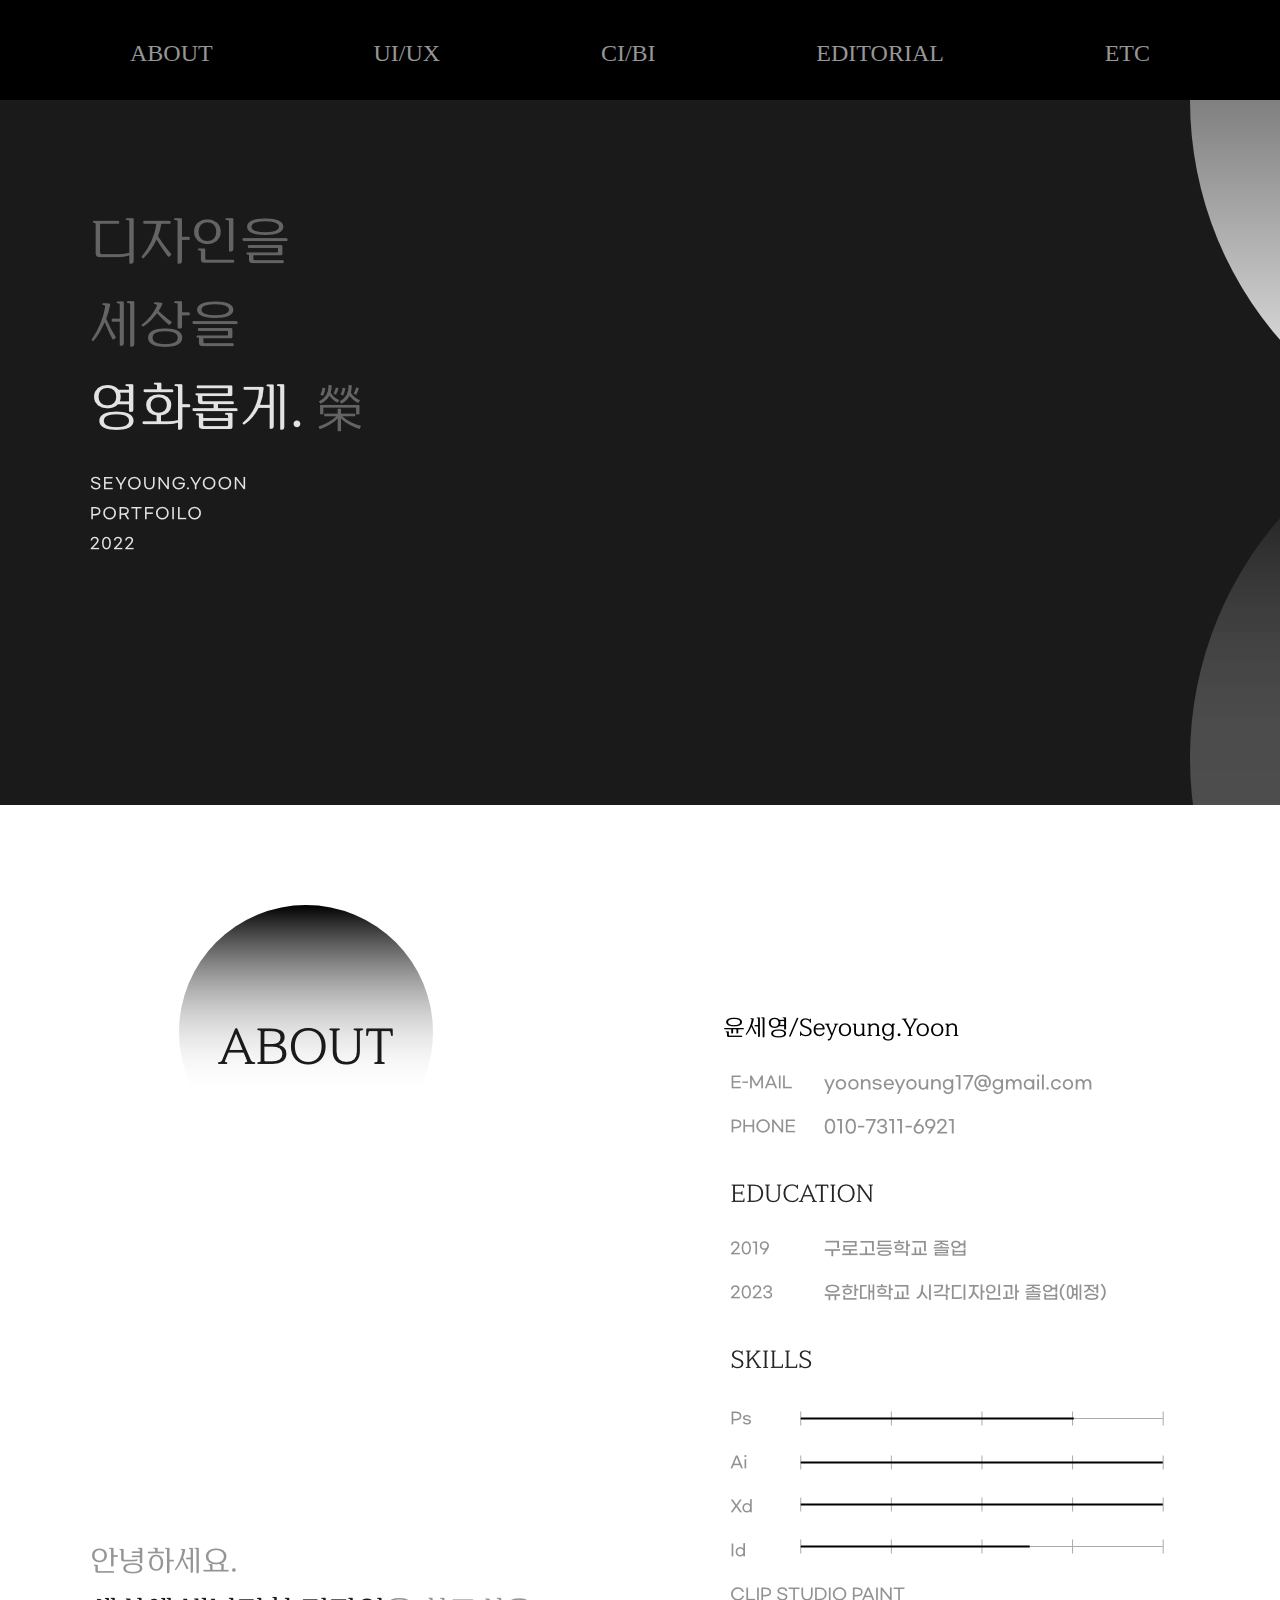
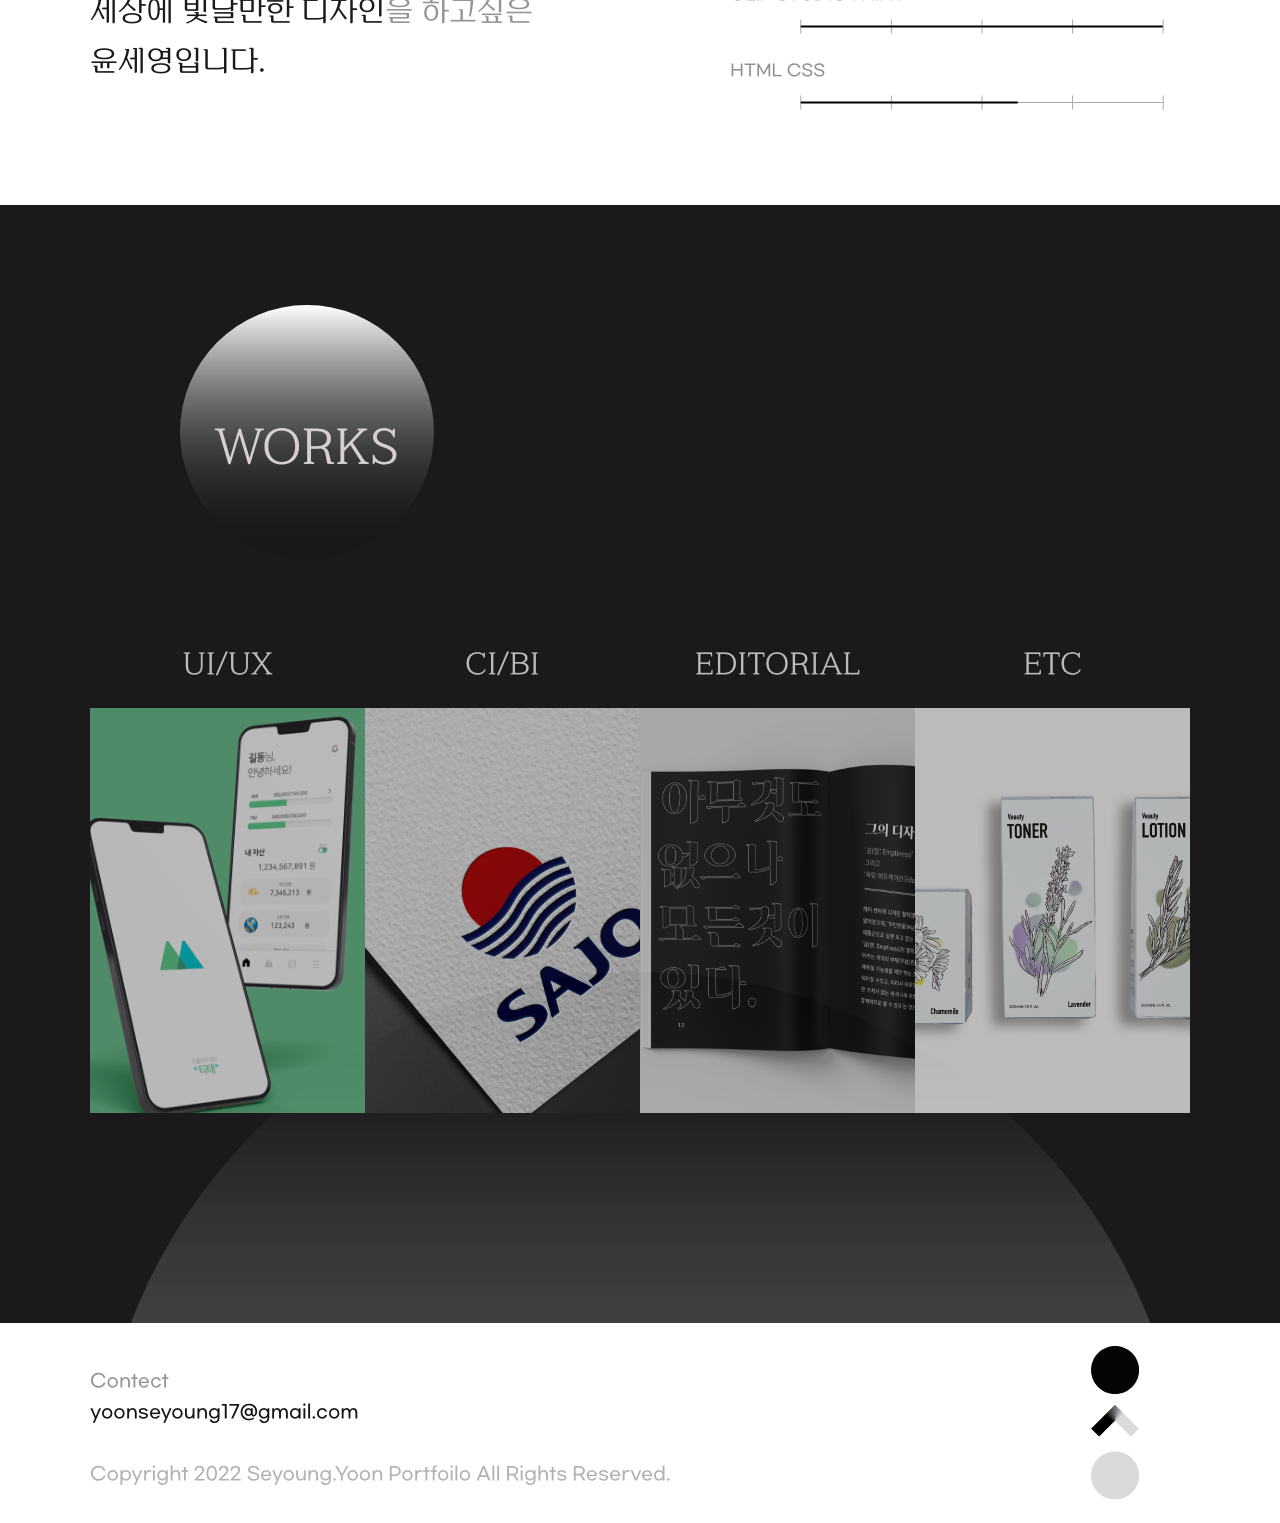
<file: index.html>
<!DOCTYPE html>
<html lang="ko">
<head>
    <meta charset="UTF-8">
    <meta http-equiv="X-UA-Compatible" content="IE=edge">
    <meta name="viewport" content="width=device-width, initial-scale=1.0">
    <title>YOONSEYOUNG Portfolio</title>
    <link rel="stylesheet" href="master1.css">
    <link rel="shortcut icon" href="img/favicon.ico" type="image/x-icon">
    <link rel="icon" href="img/favicon.ico" type="image/x-icon">

        <!--모바일로 이동하는 스크립트 시작-->
        <script type="text/javascript"> var UserAgent = navigator.userAgent; if (UserAgent.match(/iPhone|ipad|Android|Windows CE|BlackBerry|Symbian|Windows Phone|webOS|Opera Mini|Opera Mobi|POLARIS|IEMobile|lgtelecom|nokia|SonyEricsson/i) != null || UserAgent.match(/LG|SAMSUNG|Samsung/) != null) { location.href = "m_index.html"; }
        </script>
        <!--모바일로 이동하는 스크립트 끝-->
        
</head>
<body>
    <nav>
        <ul class="menubar">
            <li class="menu"><a href="index.html">ABOUT</a></li>
            <li class="menu"><a href="uiux.html">UI/UX</a></li>
            <li class="menu"><a href="cibi.html">CI/BI</a></li>
            <li class="menu"><a href="editorial.html">EDITORIAL</a></li>
            <li class="menu"><a href="etc.html">ETC</a></li>
        </ul>
    </nav>

    <section>
        <div class="box box1">
            <div class="wrap1">
                <div class="tit01"><img src="img/tit01.png" alt=""></div>
            </div>
        </div>

        <div class="box box2">
            <div class="wrap2">
                <div class="tit02"><img src="img/tit02.png" alt=""></div>
                <div class="cont01"><img src="img/cont01.png" alt=""></div>
                <div class="cont02"><img src="img/cont02.png" alt=""></div>
            </div>
        </div>

        <div class="box box3">
            <div class="wrap3">
                <div class="tit03"><img src="img/tit03.png" alt=""></div>
                <ul class="cont">
                    <li class="item uiux">
                        <a href="uiux.html">
                        <img src="img/cont03.png" alt="">
                        </a>
                    </li>
                    <li class="item cibi">
                        <a href="cibi.html">
                        <img src="img/cont04.png" alt="">
                       </a>
                    </li>
                    <li class="item edit">
                        <a href="editorial.html">
                        <img src="img/cont05.png" alt="">
                        </a>
                    </li>
                    <li class="item etc">
                        <a href="etc.html">
                        <img src="img/cont06.png" alt="">
                       </a>
                    </li>
                </ul>
            </div>
        </div>
    </section>

    <footer>
    <div class="footerwrap">
        <div class="footerimg"><img src="img/footer logo.png" alt=""></div>
        <div class="footercont"><img src="img/footer cont.png" alt=""></div>
    </div>
    </footer>
</body>
</html>
</file>
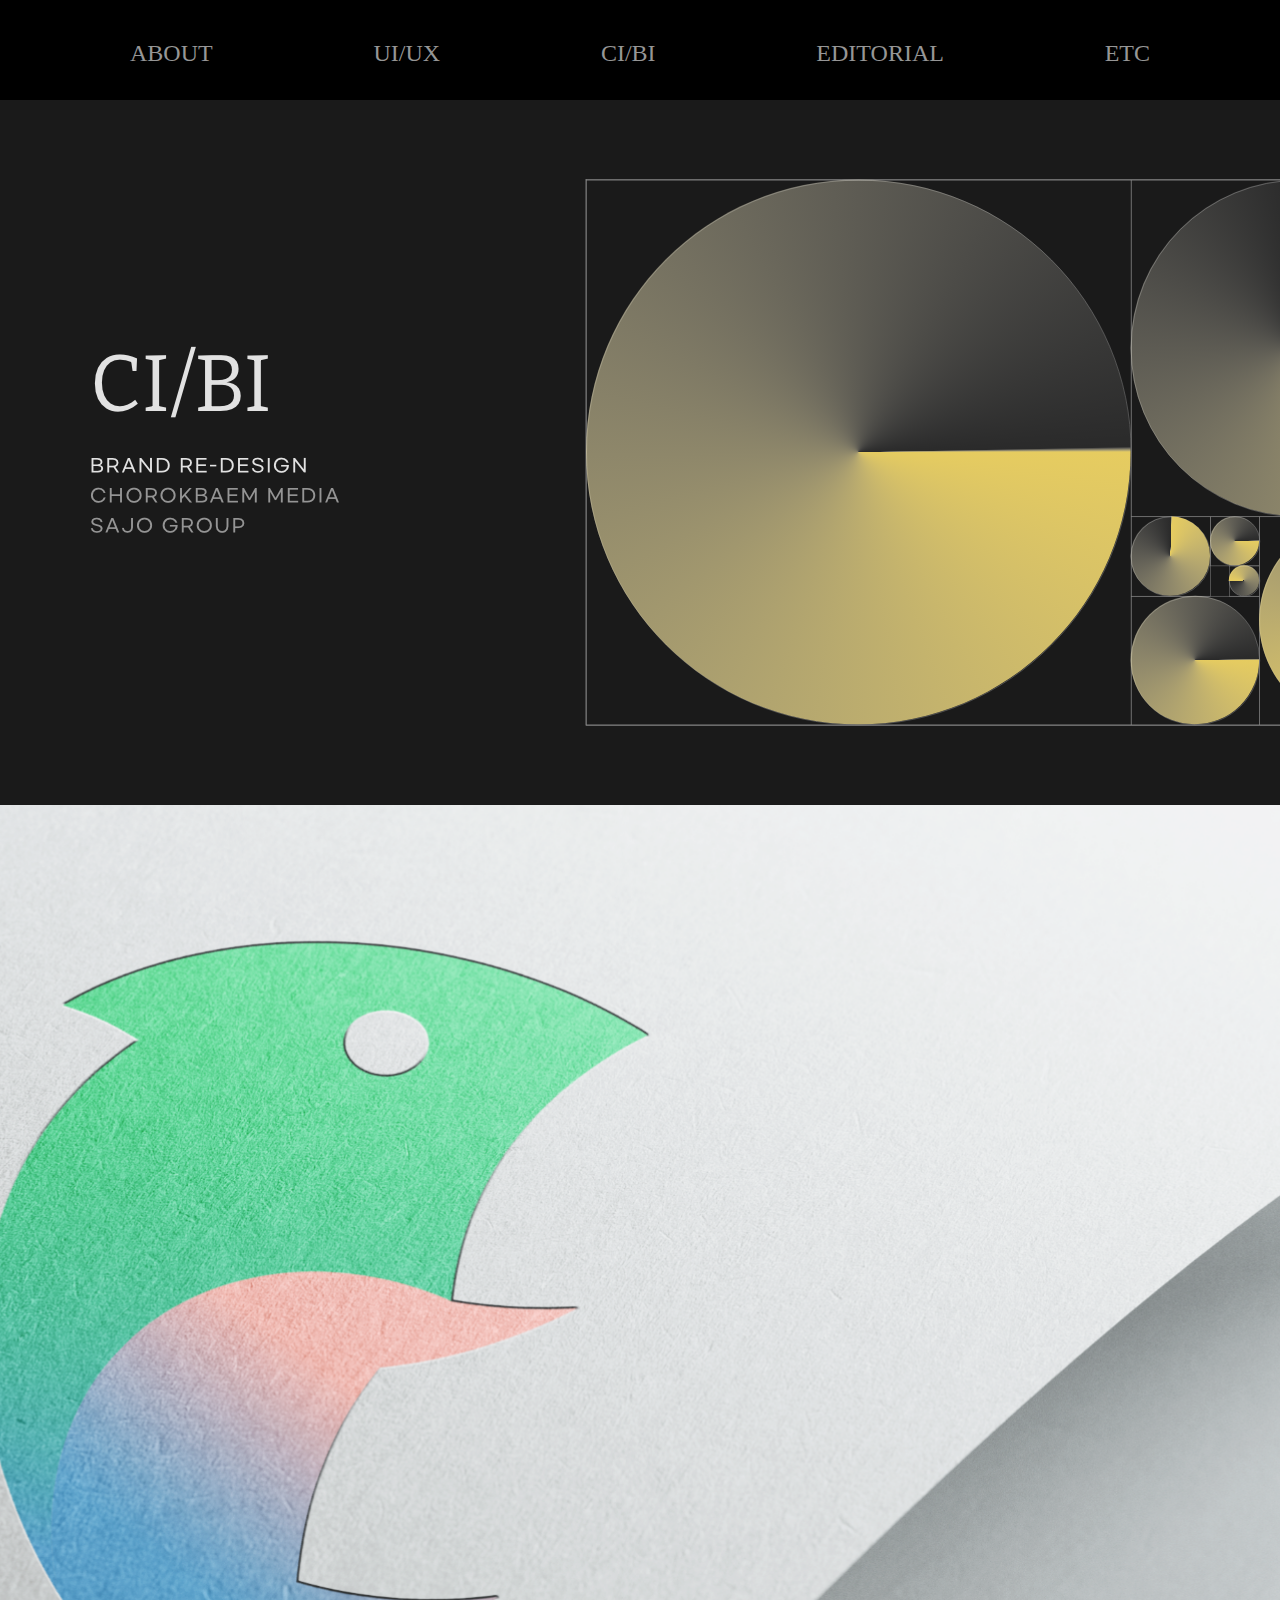
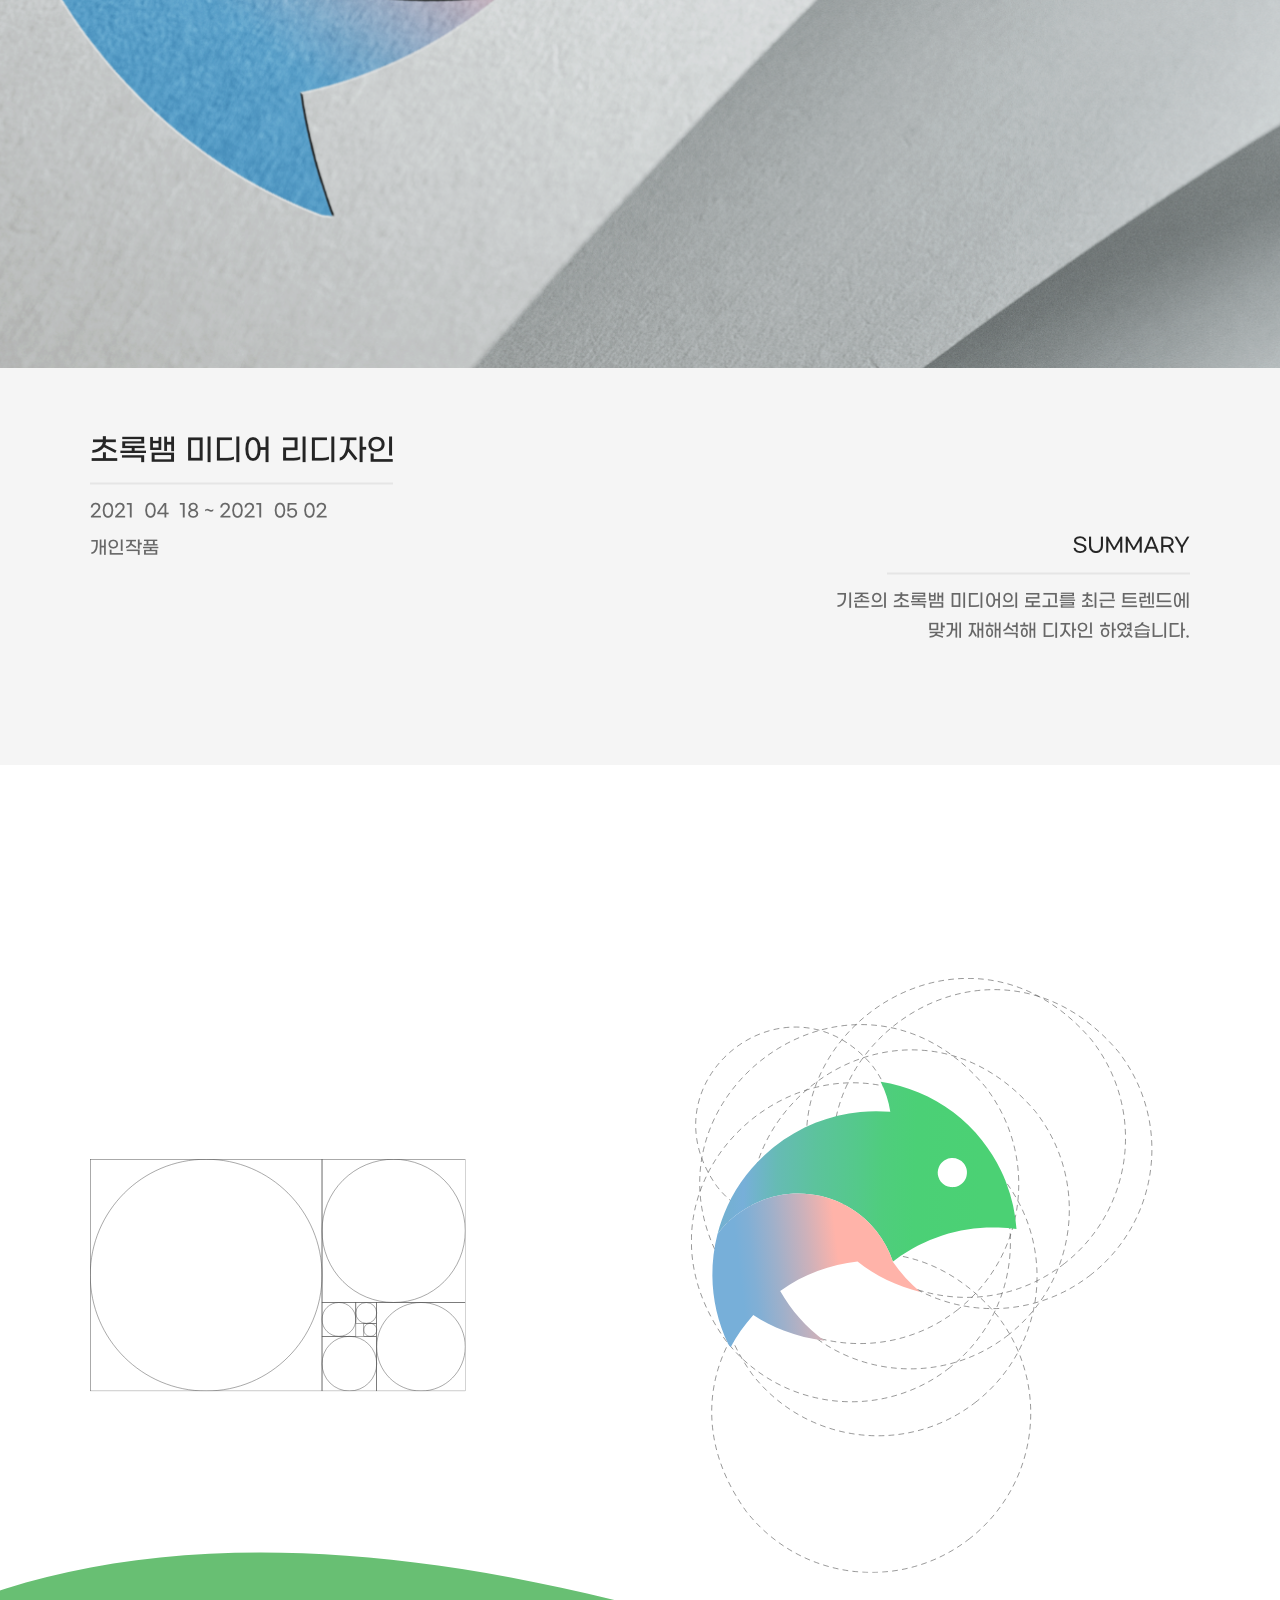
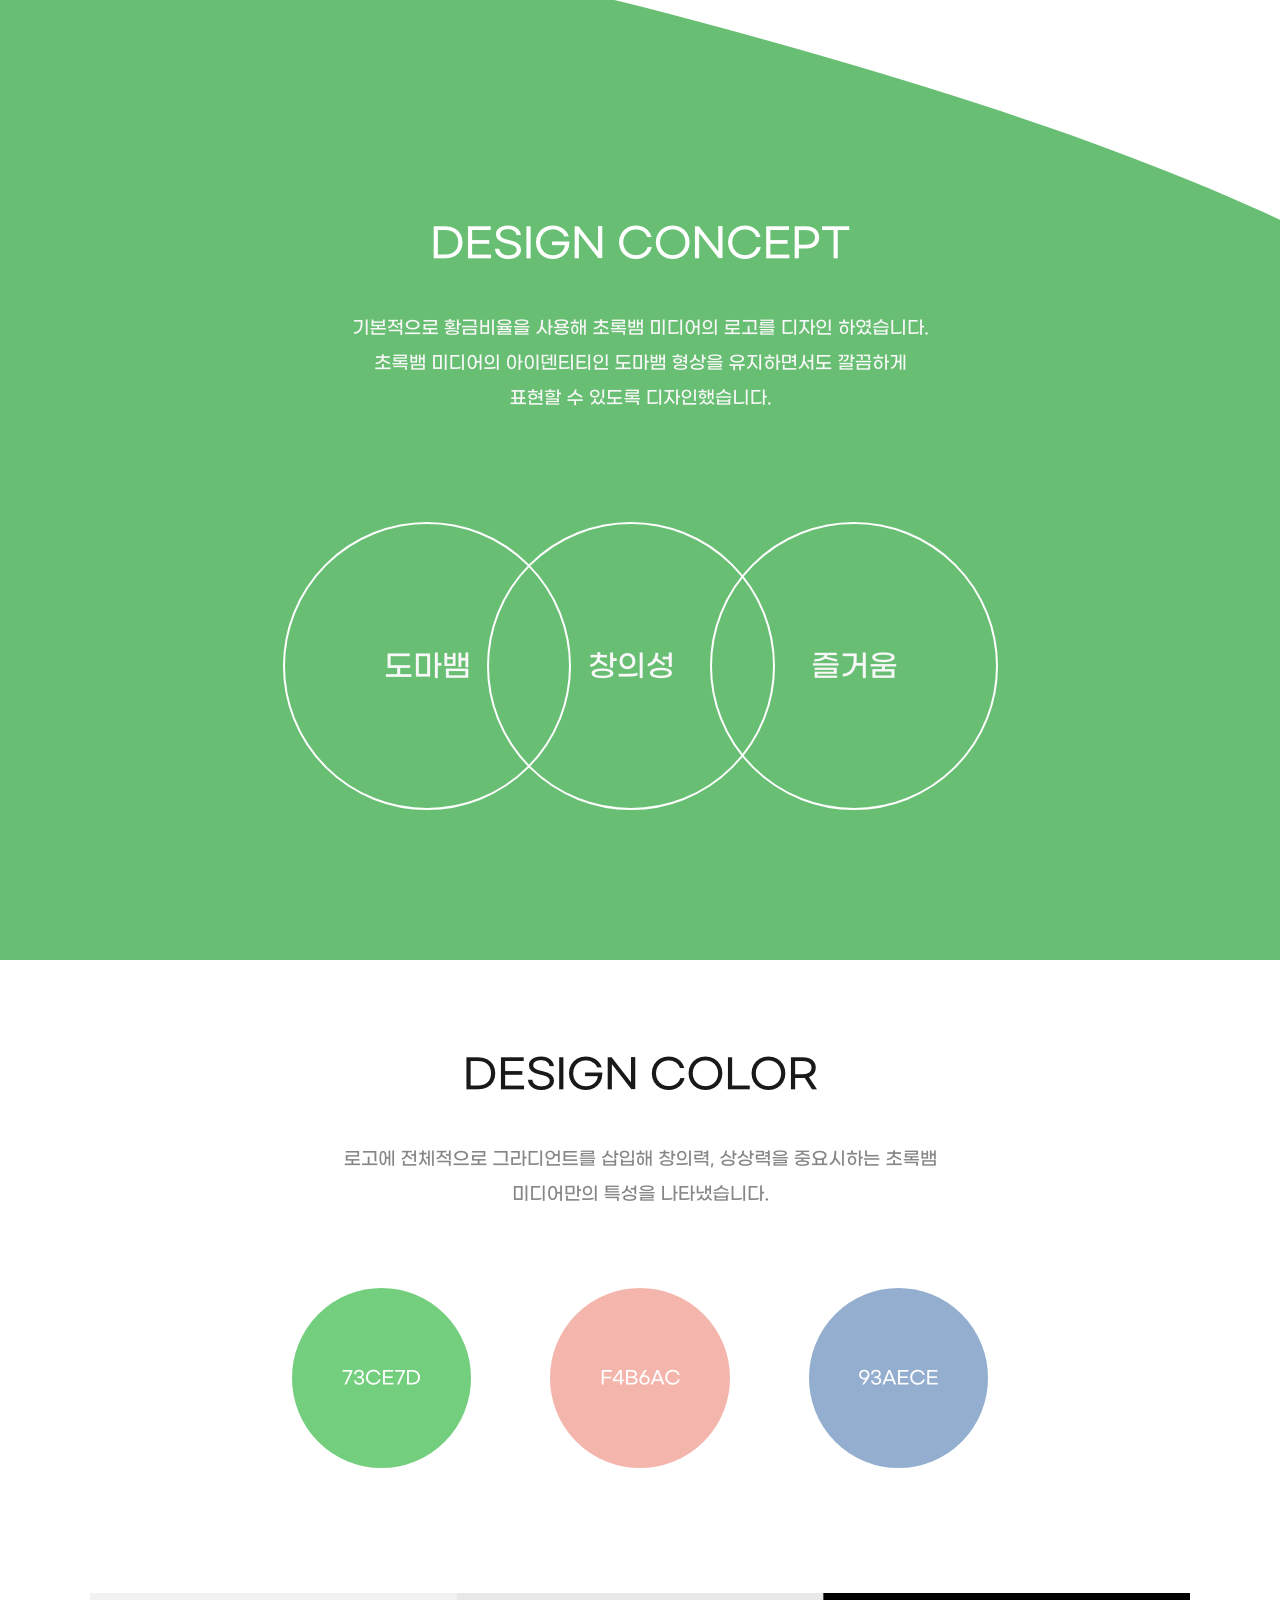
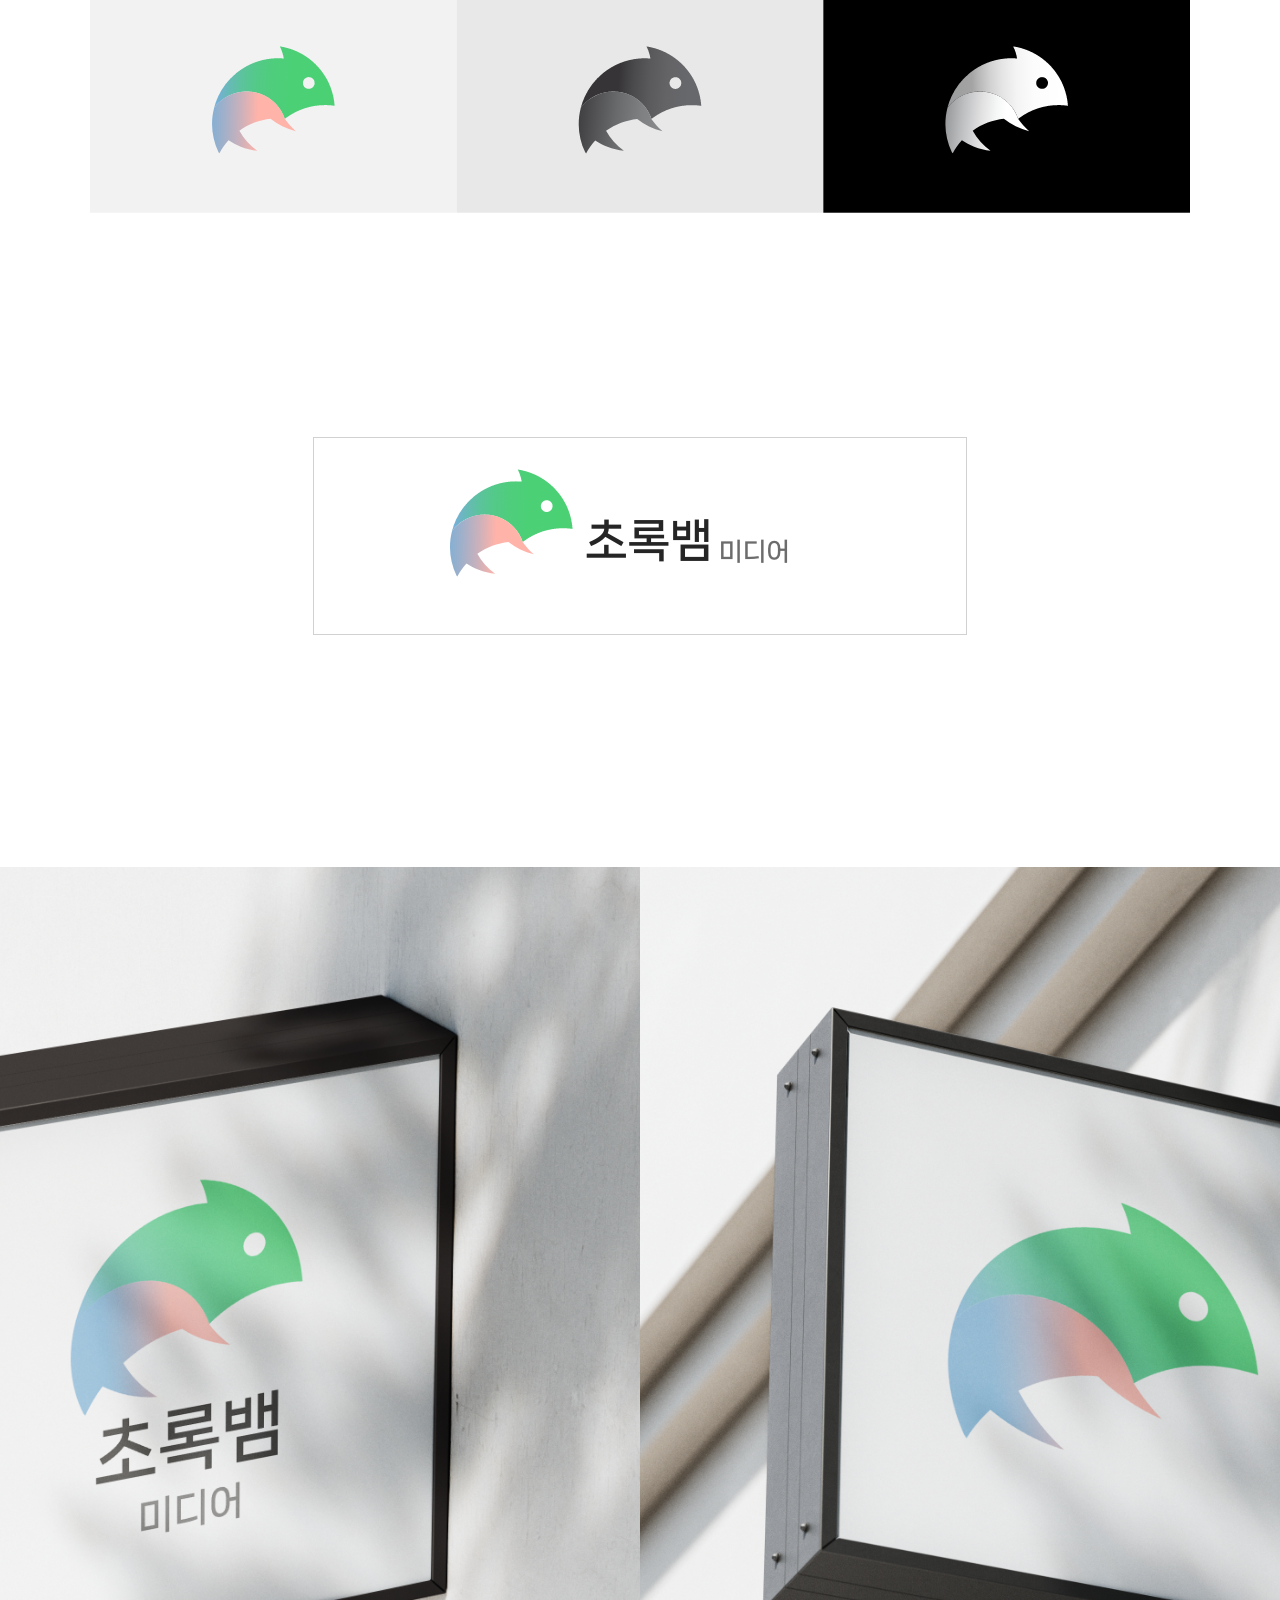
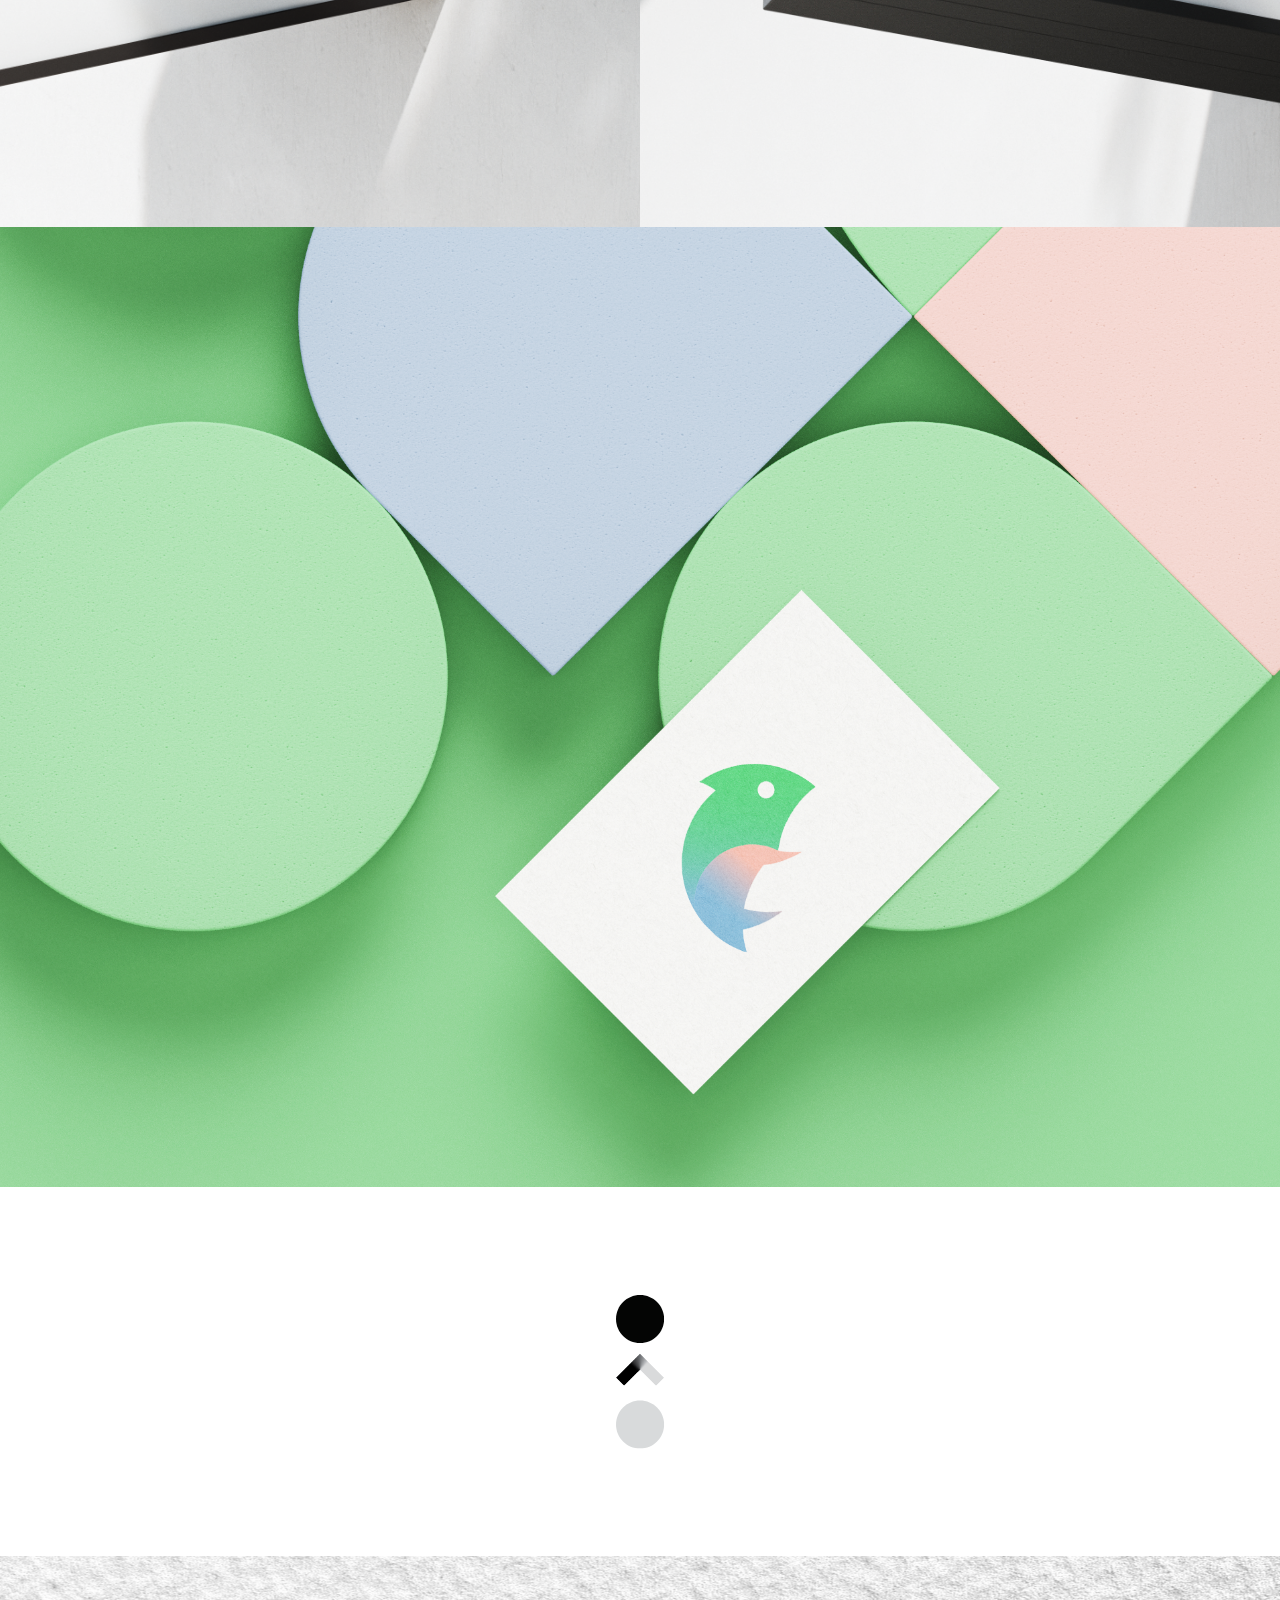
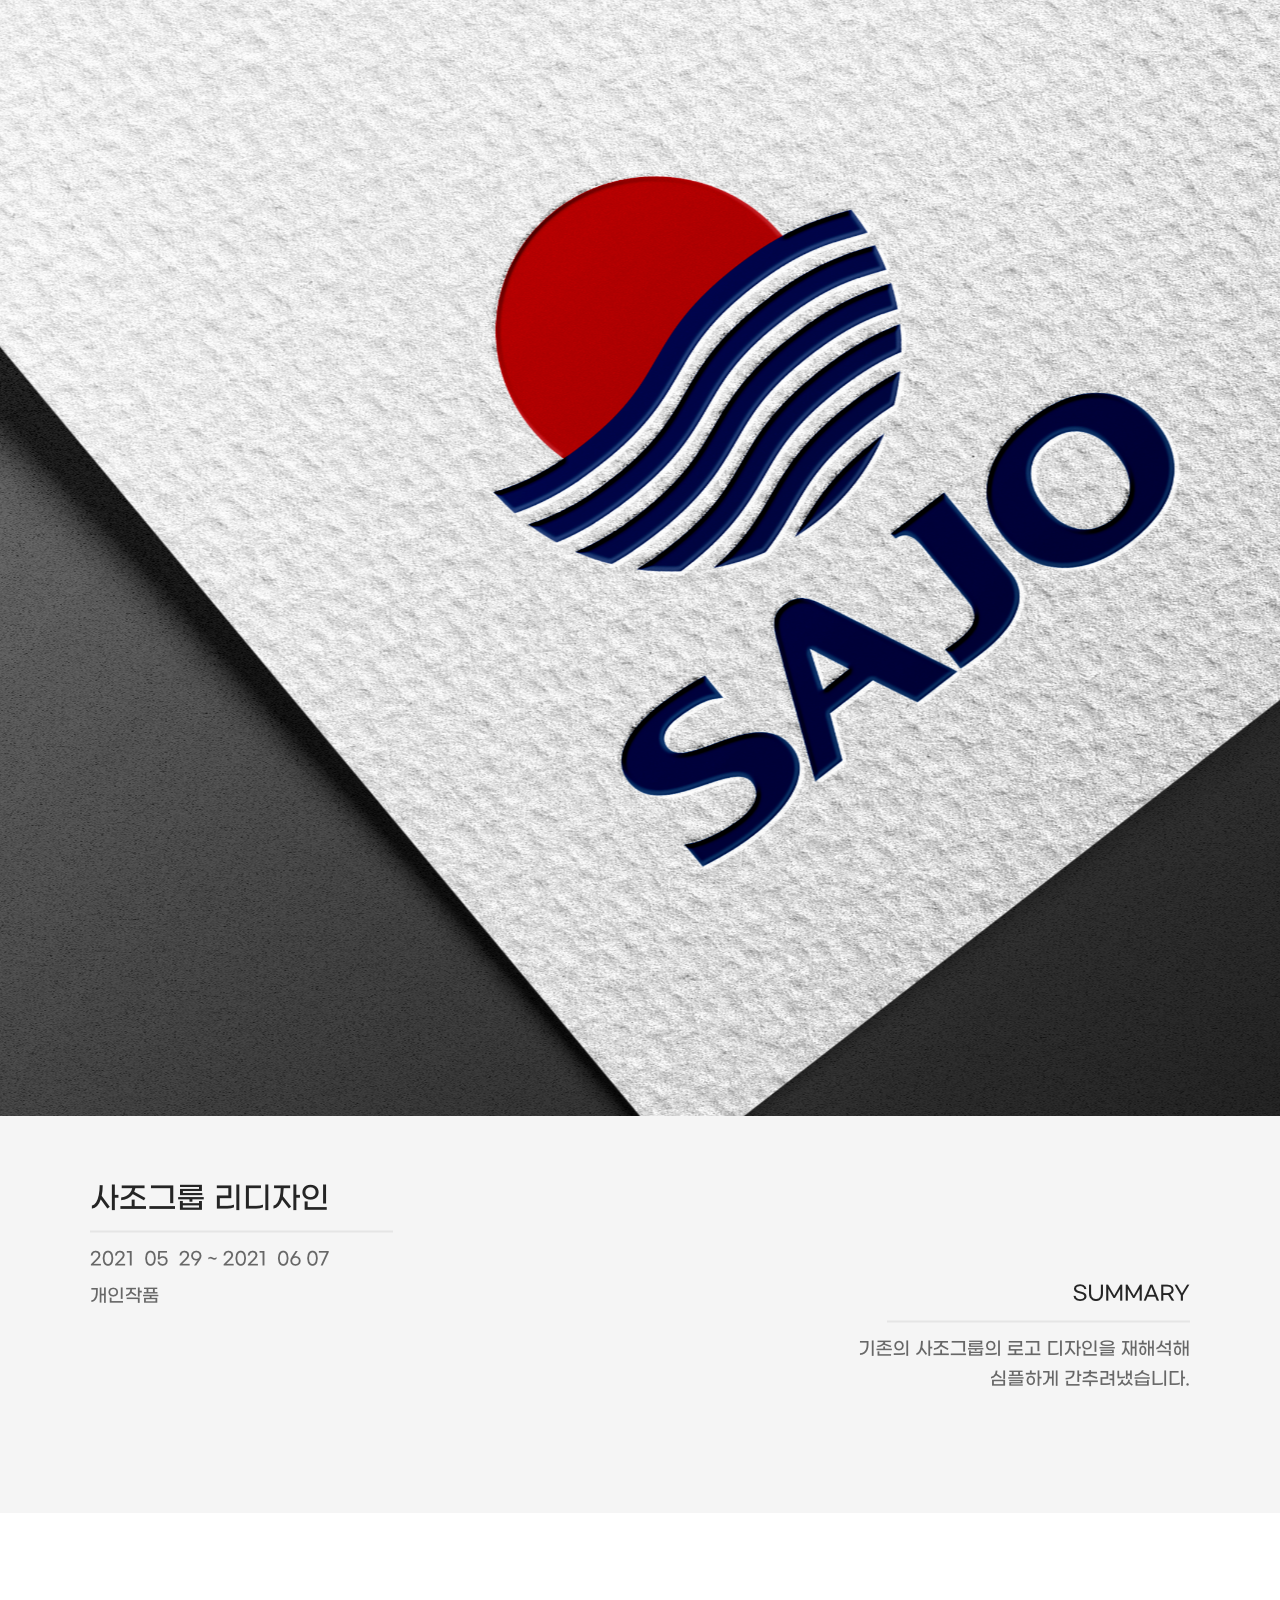
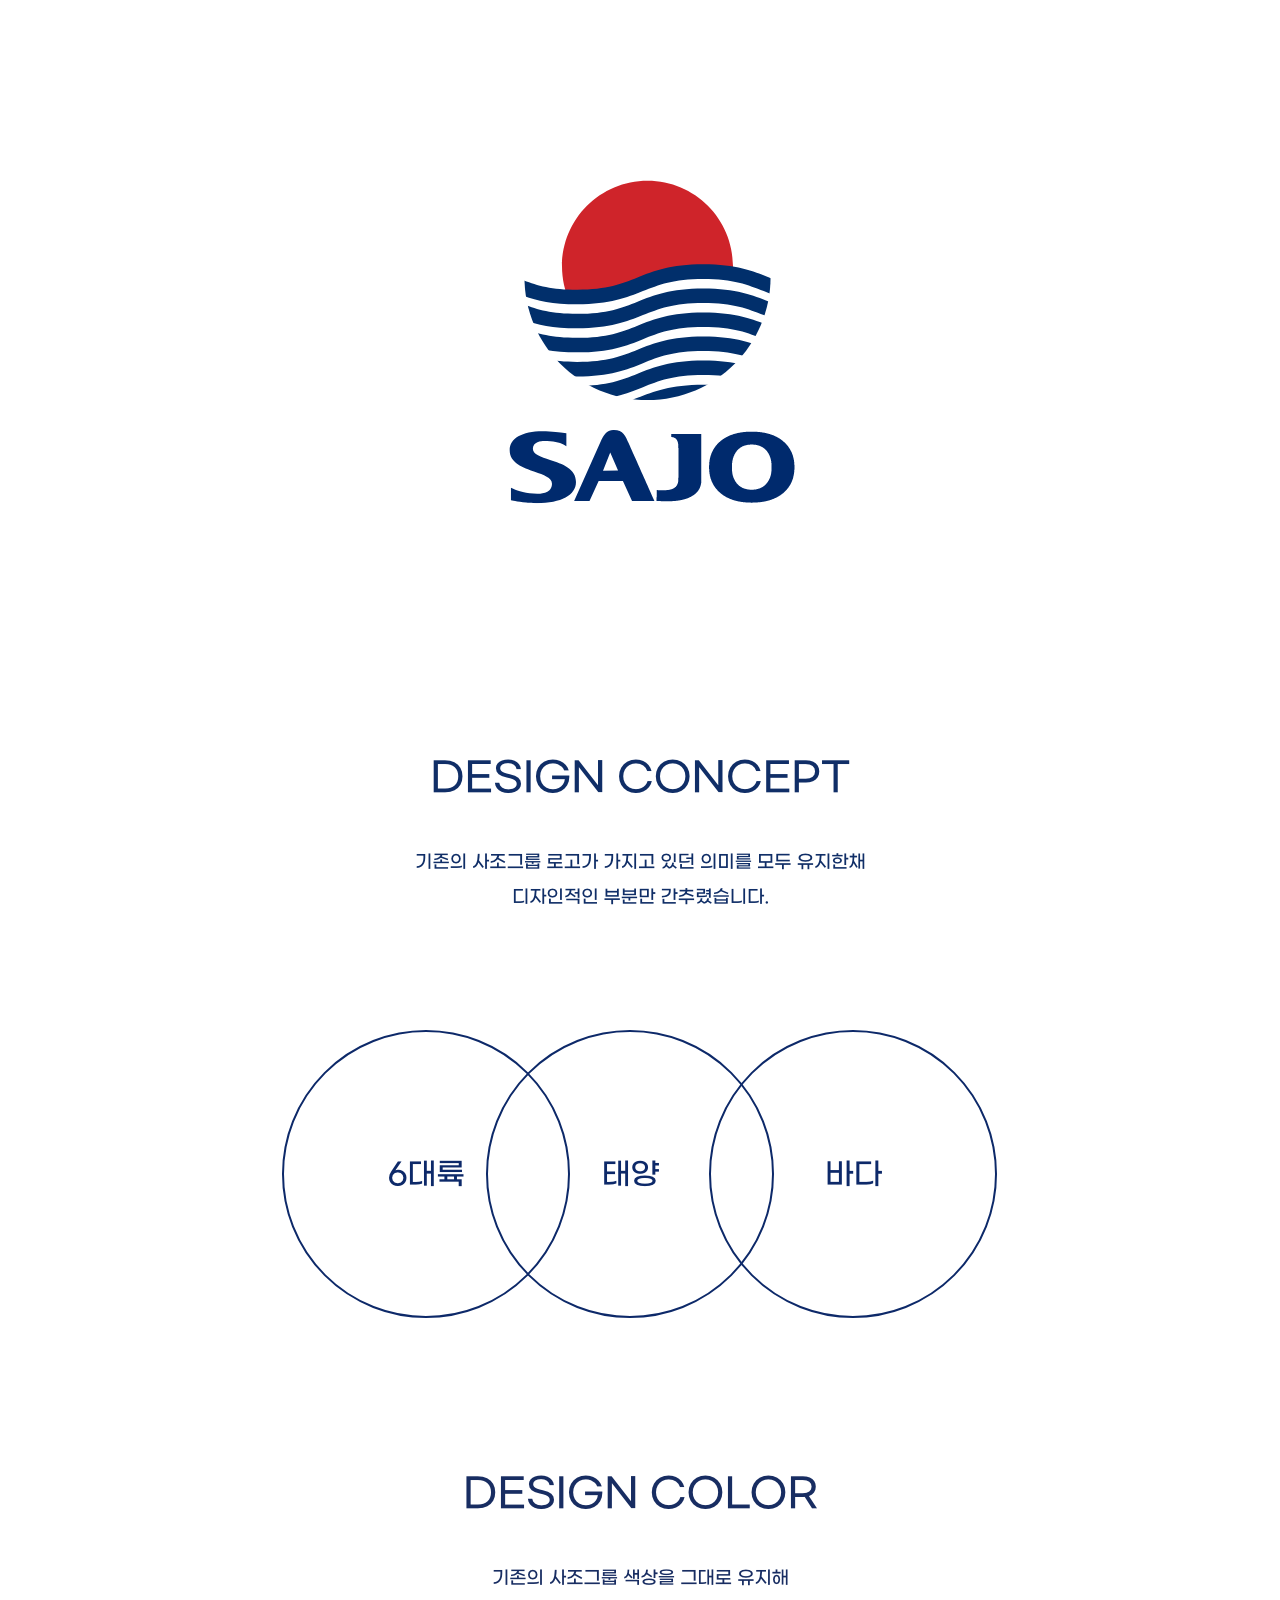
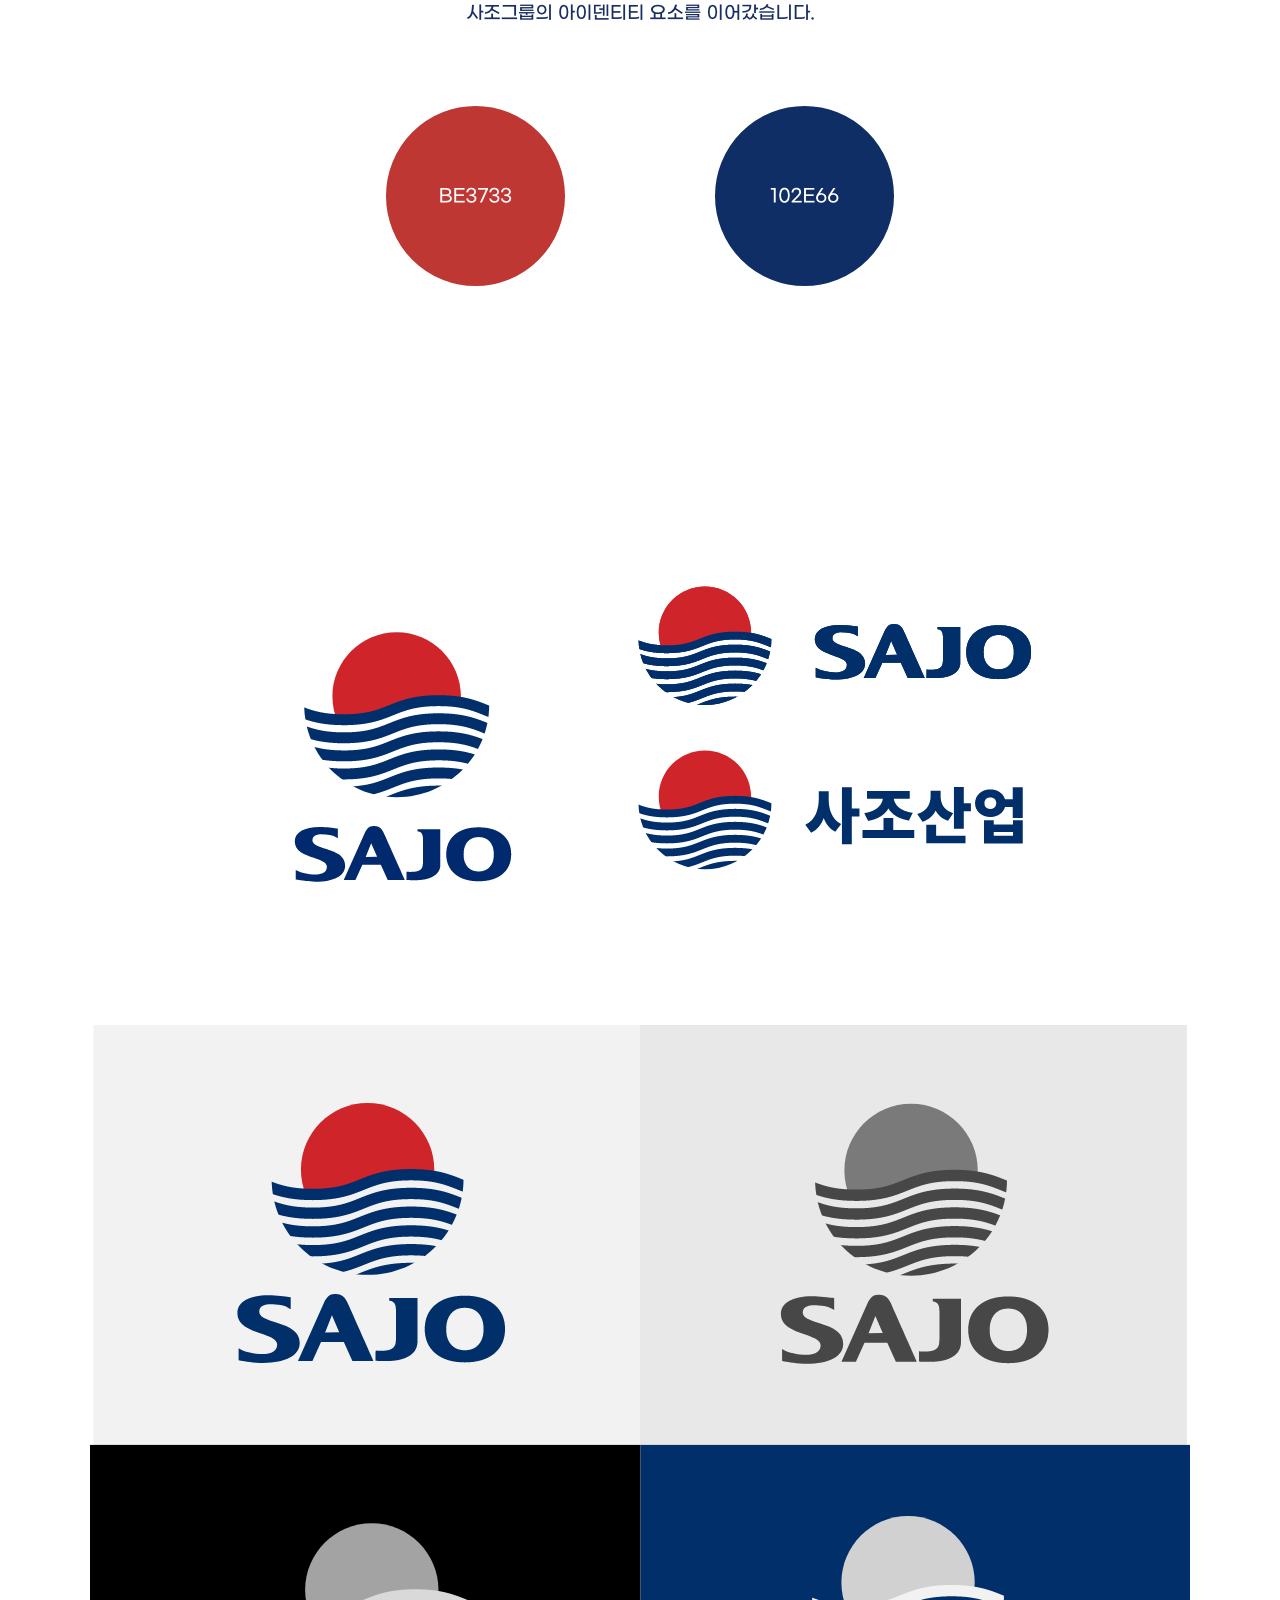
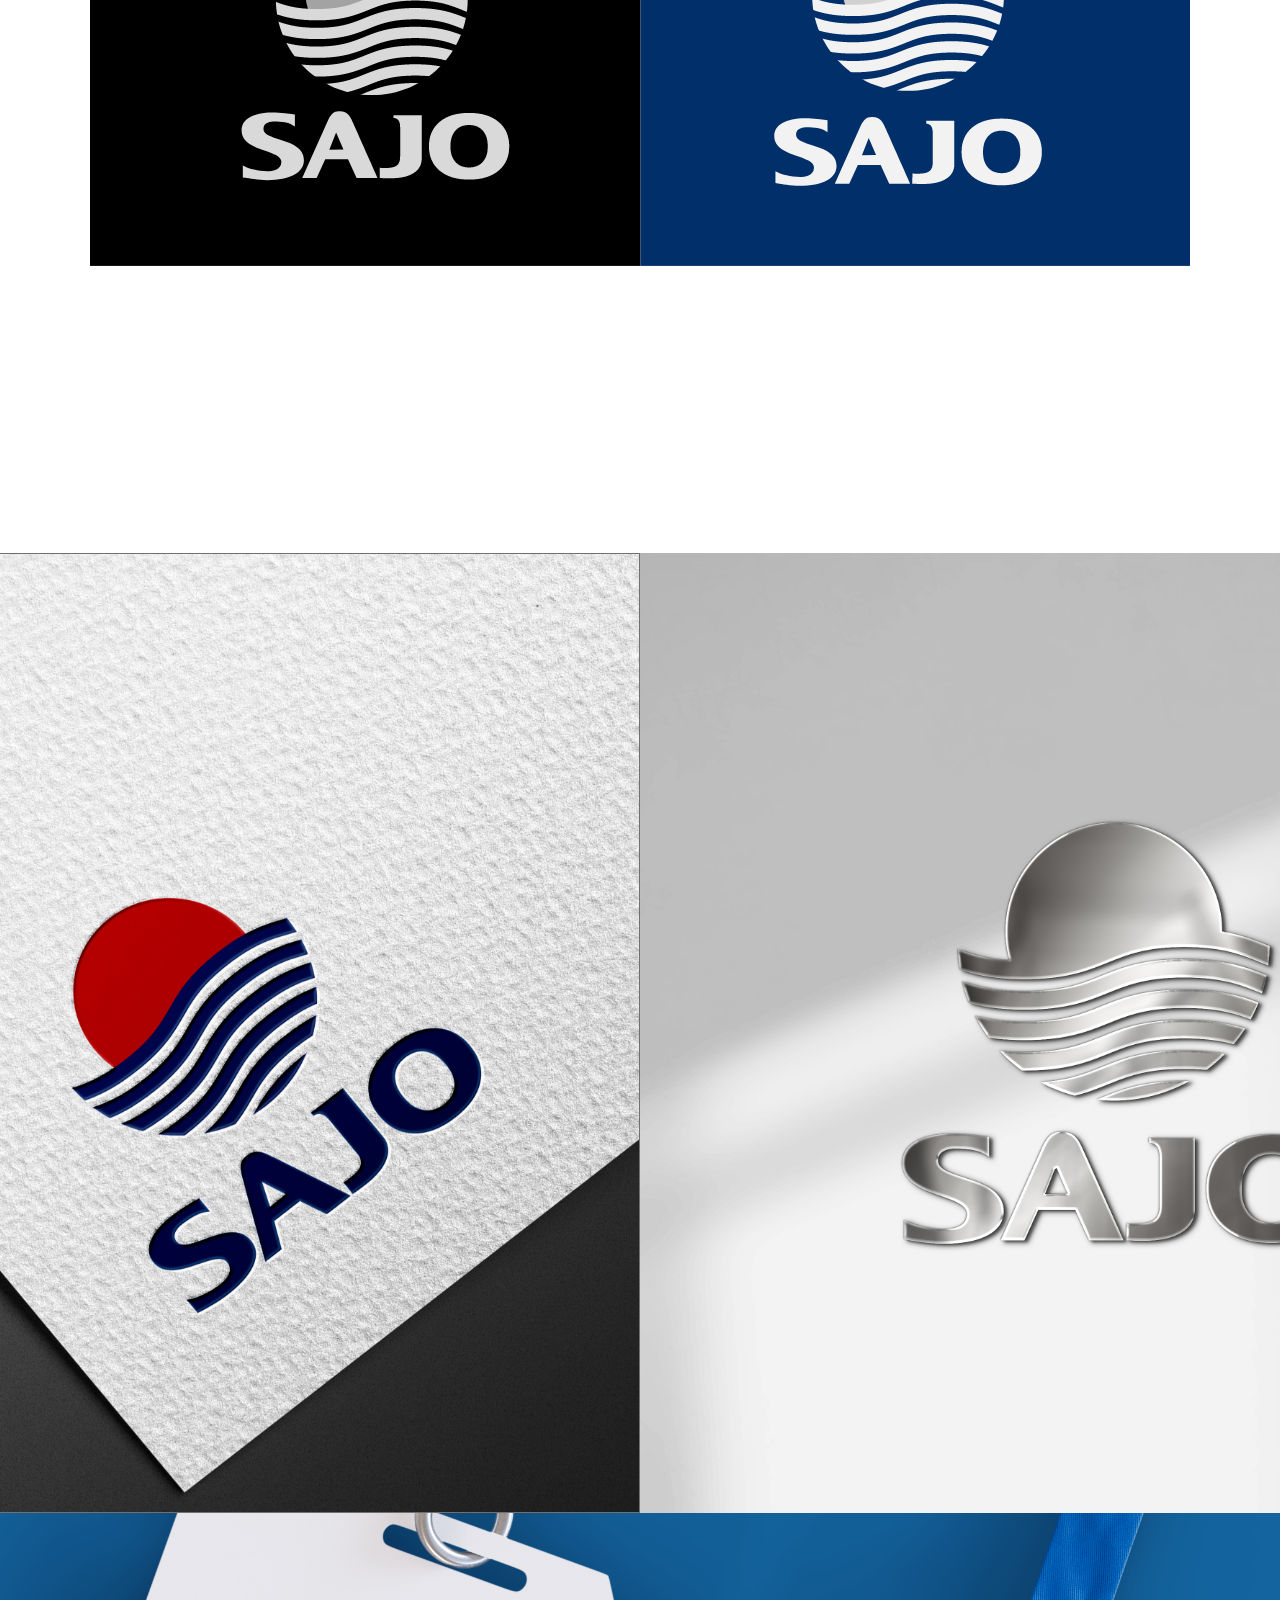
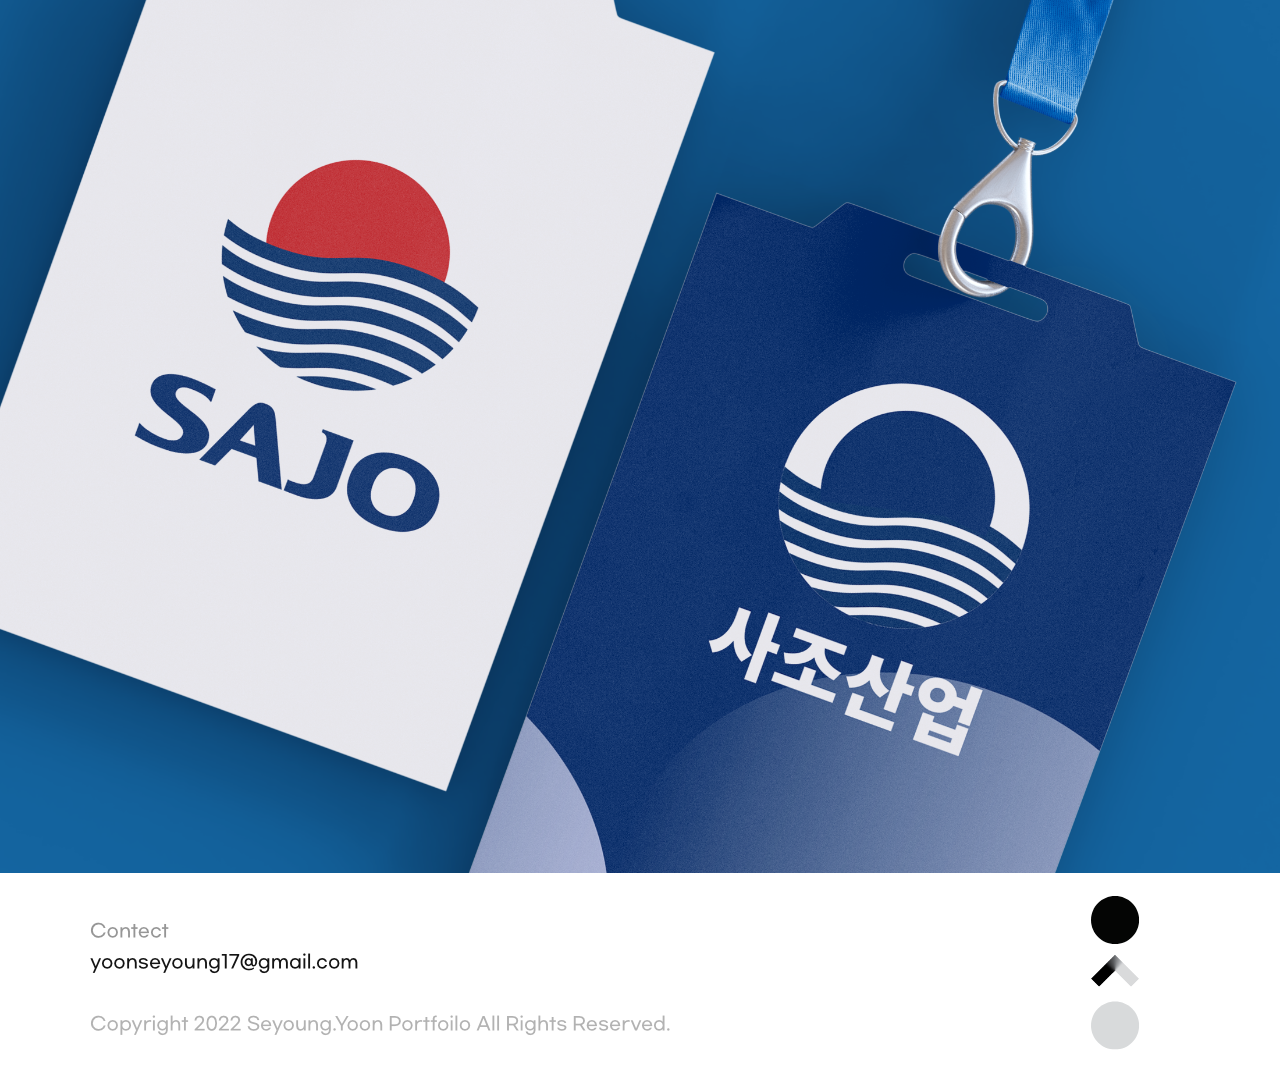
<file: cibi.html>
<!DOCTYPE html>
<html lang="ko">
<head>
    <meta charset="UTF-8">
    <meta http-equiv="X-UA-Compatible" content="IE=edge">
    <meta name="viewport" content="width=device-width, initial-scale=1.0">
    <title>CI/BI</title>
    <link rel="stylesheet" href="master3.css">
    <link rel="shortcut icon" href="img/favicon.ico" type="image/x-icon">
    <link rel="icon" href="img/favicon.ico" type="image/x-icon">

      <!--모바일로 이동하는 스크립트 시작-->
      <script type="text/javascript"> var UserAgent = navigator.userAgent; if (UserAgent.match(/iPhone|ipad|Android|Windows CE|BlackBerry|Symbian|Windows Phone|webOS|Opera Mini|Opera Mobi|POLARIS|IEMobile|lgtelecom|nokia|SonyEricsson/i) != null || UserAgent.match(/LG|SAMSUNG|Samsung/) != null) { location.href = "m_cibi.html"; }
    </script>
    <!--모바일로 이동하는 스크립트 끝-->
</head>
<body>
    <nav>
        <ul class="menubar">
            <li class="menu"><a href="index.html">ABOUT</a></li>
            <li class="menu"><a href="uiux.html">UI/UX</a></li>
            <li class="menu"><a href="cibi.html">CI/BI</a></li>
            <li class="menu"><a href="editorial.html">EDITORIAL</a></li>
            <li class="menu"><a href="etc.html">ETC</a></li>
        </ul>
    </nav>

    <section>
        <div class="box box1">
            <div class="wrap1">
                <div class="tit01"><img src="img/tit05.png" alt=""></div>
            </div>
        </div>
        <div class="box box2"></div>
        <div class="box box3">
            <div class="wrap2">
                <div class="cont01"><img src="img/cont13.png" alt=""></div>
                <div class="cont02"><img src="img/cont14.png" alt=""></div>
            </div>
        </div>
        <div class="box box4">
            <div class="wrap3 wrap_ext">
                <div class="cont03"><img src="img/cont15.png" alt=""></div>
                <div class="cont04"><img src="img/cont16.png" alt=""></div>
                <div class="cont05"><img src="img/cont17.png" alt=""></div>
            </div>
        </div>
        <div class="box box5">
            <div class="wrap4 wrap_ext">
                <div class="cont06"><img src="img/cont18.png" alt=""></div>
                <div class="cont07"><img src="img/cont19.png" alt=""></div>
                <div class="cont08"><img src="img/cont20.png" alt=""></div>
            </div>
        </div>
        <div class="box box6"></div>
        <div class="box box7"></div>
        <div class="box box8"></div>
        <div class="box box9"></div>
        <div class="box box10">
            <div class="wrap5">
                <div class="cont09"><img src="img/cont21.png" alt=""></div>
                <div class="cont10"><img src="img/cont22.png" alt=""></div>
            </div>
        </div>
        <div class="box box11">
            <div class="wrap6 wrap_ext">
                <div class="cont11"><img src="img/cont23.png" alt=""></div>
                <div class="cont12"><img src="img/cont24.png" alt=""></div>
                <div class="cont13"><img src="img/cont25.png" alt=""></div>
                <div class="cont14"><img src="img/cont26.png" alt=""></div>
                <div class="cont15"><img src="img/cont27.png" alt=""></div>
            </div>
        </div>
        <div class="box box12"></div>
        <div class="box box13"></div>
    </section>

    <footer>
        <div class="footerwrap">
            <div class="footerimg"><img src="img/footer logo.png" alt=""></div>
            <div class="footercont"><img src="img/footer cont.png" alt=""></div>
        </div>
        </footer>
</body>
</html>
</file>
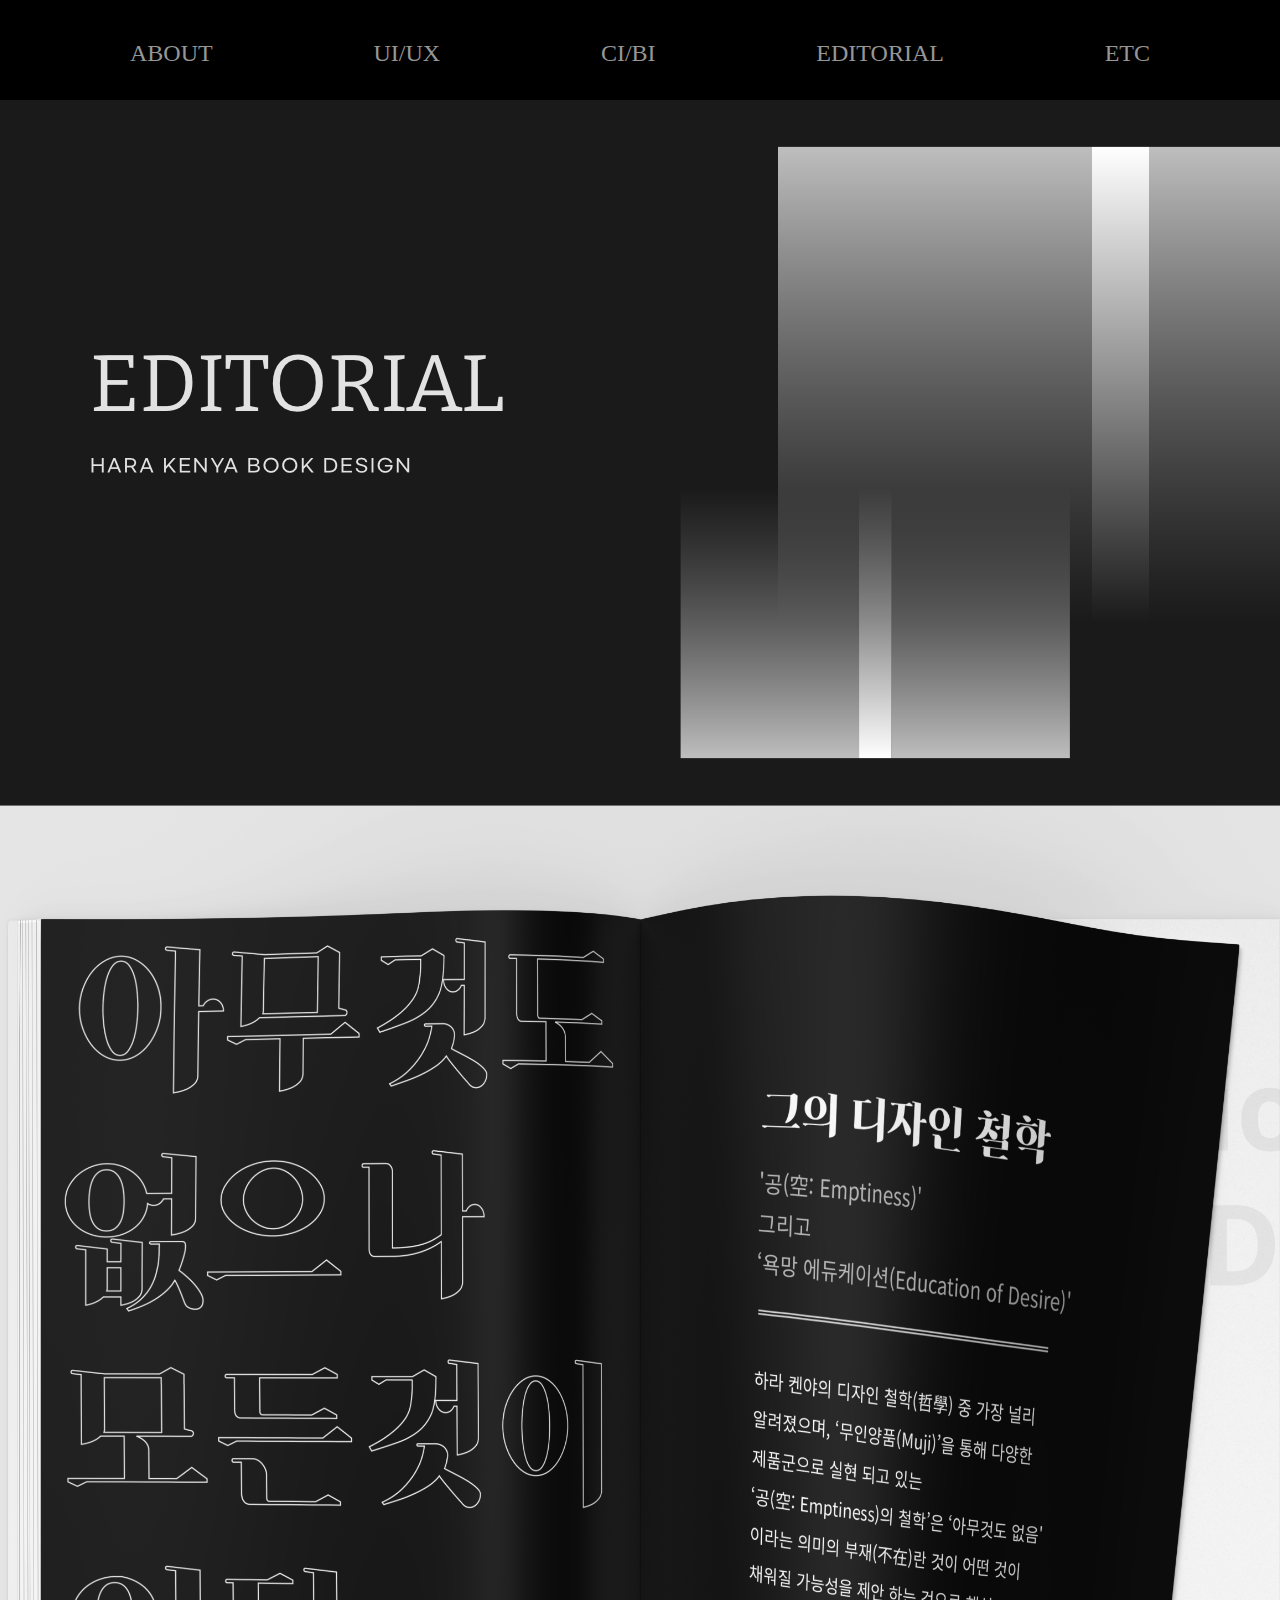
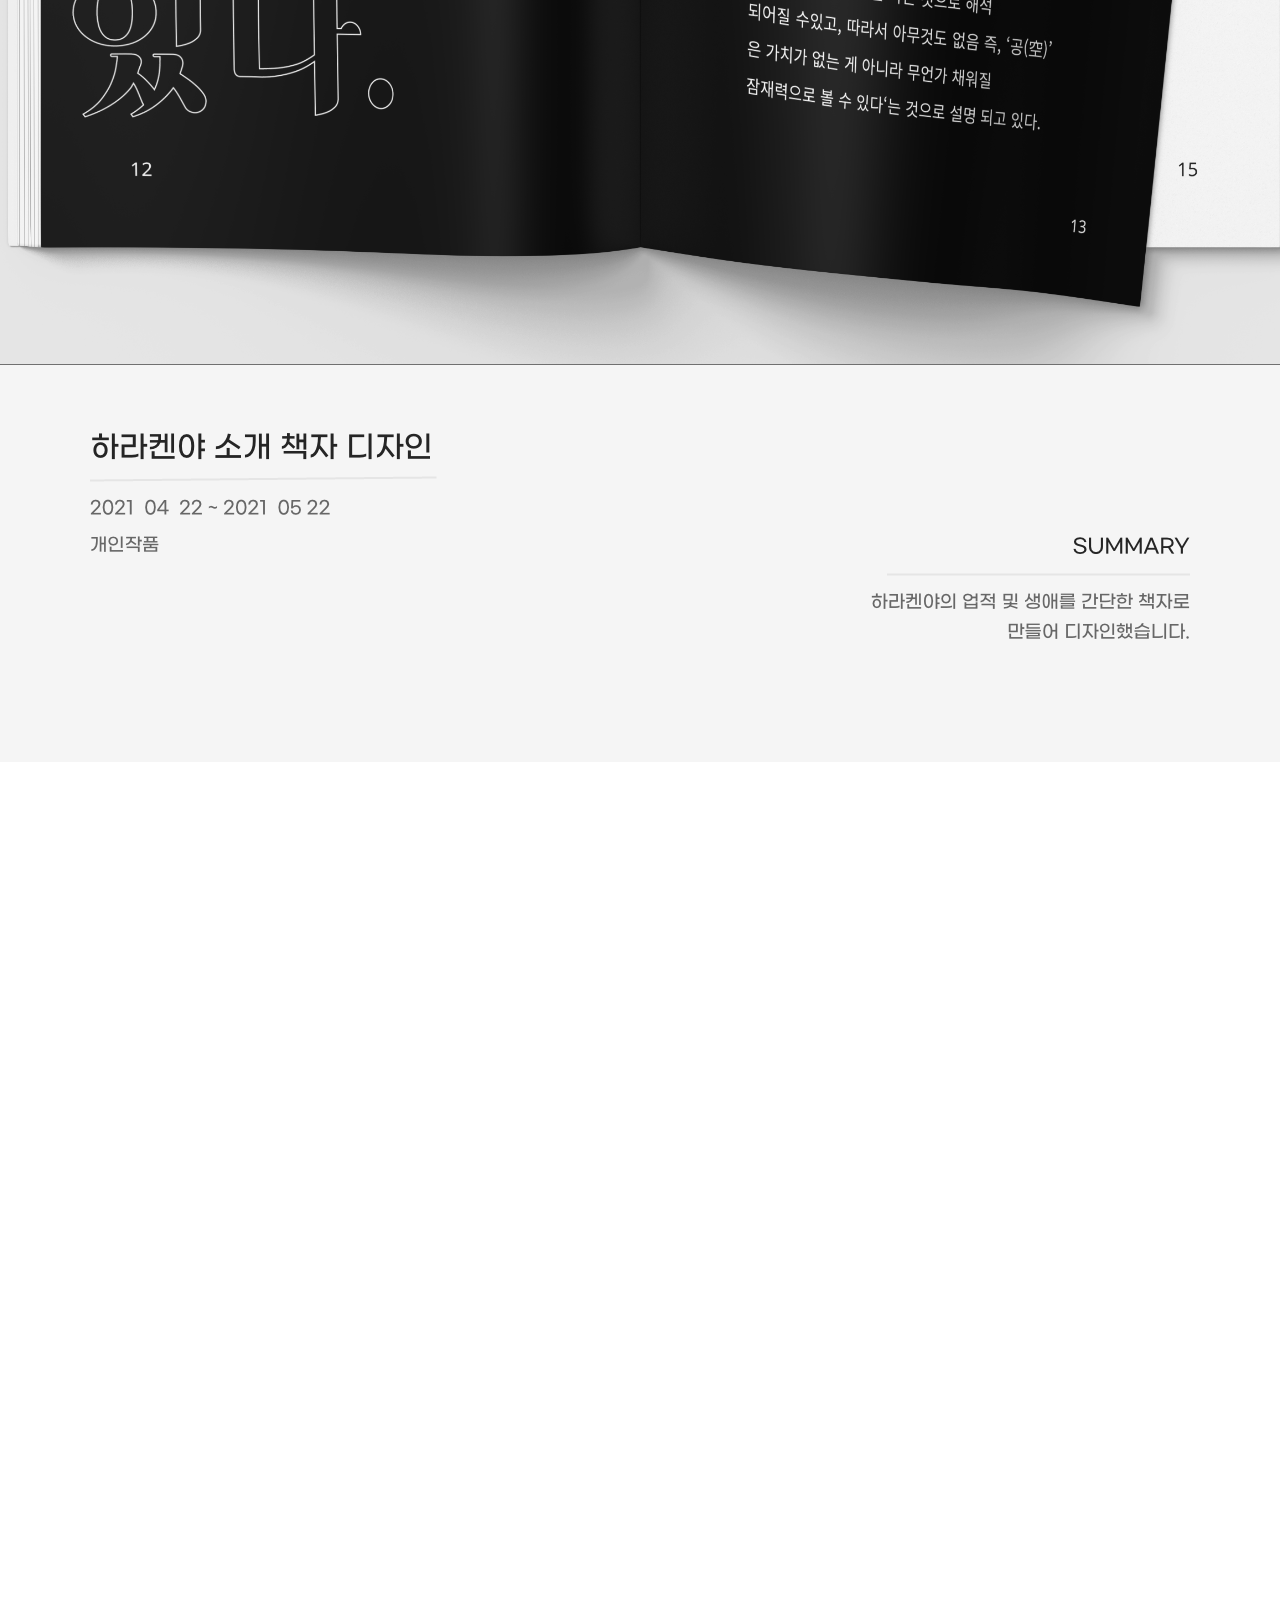
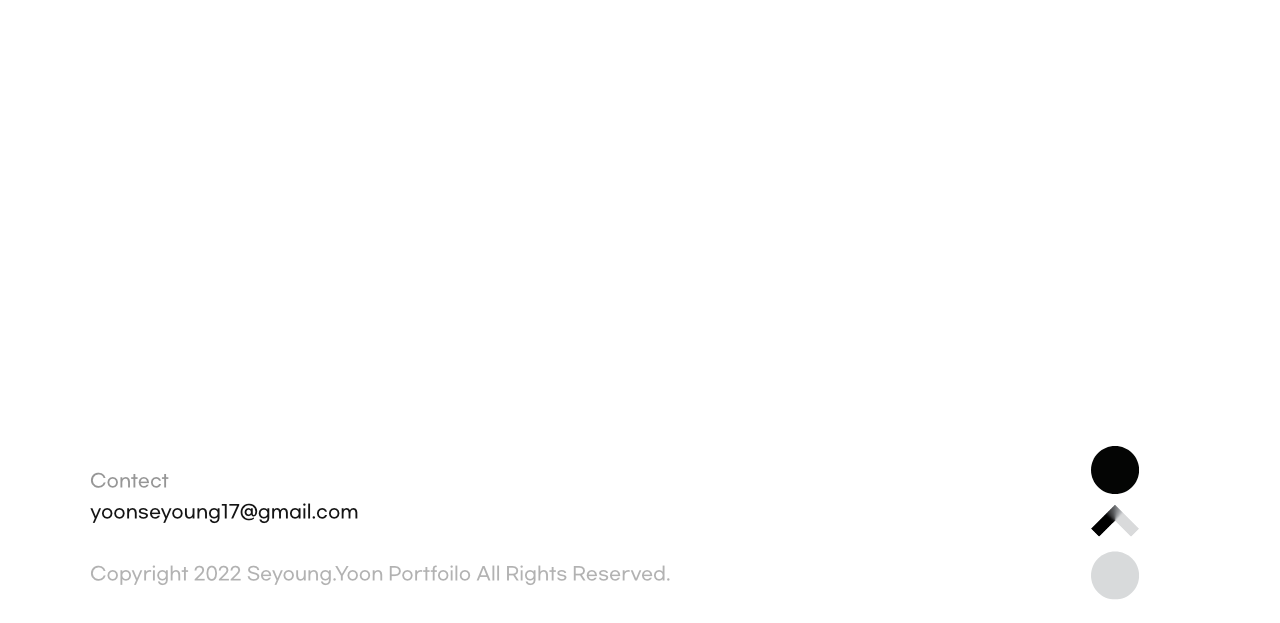
<file: editorial.html>
<!DOCTYPE html>
<html lang="ko">
<head>
    <meta charset="UTF-8">
    <meta http-equiv="X-UA-Compatible" content="IE=edge">
    <meta name="viewport" content="width=device-width, initial-scale=1.0">
    <title>EDITORIAL</title>
    <link rel="stylesheet" href="master4.css">
    <link href="https://unpkg.com/aos@2.3.1/dist/aos.css" rel="stylesheet">
    <link rel="shortcut icon" href="img/favicon.ico" type="image/x-icon">
    <link rel="icon" href="img/favicon.ico" type="image/x-icon">
      <!--모바일로 이동하는 스크립트 시작-->
      <script type="text/javascript"> var UserAgent = navigator.userAgent; if (UserAgent.match(/iPhone|ipad|Android|Windows CE|BlackBerry|Symbian|Windows Phone|webOS|Opera Mini|Opera Mobi|POLARIS|IEMobile|lgtelecom|nokia|SonyEricsson/i) != null || UserAgent.match(/LG|SAMSUNG|Samsung/) != null) { location.href = "m_editorial.html"; }
    </script>
    <!--모바일로 이동하는 스크립트 끝-->
</head>
<body>
    <nav>
        <ul class="menubar">
            <li class="menu"><a href="index.html">ABOUT</a></li>
            <li class="menu"><a href="uiux.html">UI/UX</a></li>
            <li class="menu"><a href="cibi.html">CI/BI</a></li>
            <li class="menu"><a href="editorial.html">EDITORIAL</a></li>
            <li class="menu"><a href="etc.html">ETC</a></li>
        </ul>
    </nav>

    <section>
        <div class="box1">
            <div class="wrap1">
                <div class="tit01"><img src="img/tit06.png" alt=""></div>
            </div>
        </div>
        <div class="box2"></div>
        <div class="box3">
            <div class="wrap2">
                <div class="cont01"><img src="img/cont28.png" alt=""></div>
                <div class="cont02"><img src="img/cont29.png" alt=""></div>
            </div>
        </div>
        <div class="box4">
            <div class="wrap3 wrap_ext">
                <div data-aos="fade-up" class="cont03"><img src="img/cont30.png" alt=""></div>
                <div data-aos="fade-up" class="cont04"><img src="img/cont31.png" alt=""></div>
                <div data-aos="fade-left" class="cont05"><img src="img/cont32.png" alt=""></div>
                <div data-aos="fade-right" class="cont06"><img src="img/cont33.png" alt=""></div>
                <div data-aos="fade-left" class="cont07"><img src="img/cont34.png" alt=""></div>
                <div data-aos="fade-right" class="cont08"><img src="img/cont35.png" alt=""></div>
            </div>
        </div>
    </section>

    <footer>
        <div class="footerwrap">
            <div class="footerimg"><img src="img/footer logo.png" alt=""></div>
            <div class="footercont"><img src="img/footer cont.png" alt=""></div>
        </div>
     </footer>
     <script src="https://unpkg.com/aos@2.3.1/dist/aos.js"></script>
     <script>
         AOS.init();
       </script>
</body>
</html>
</file>
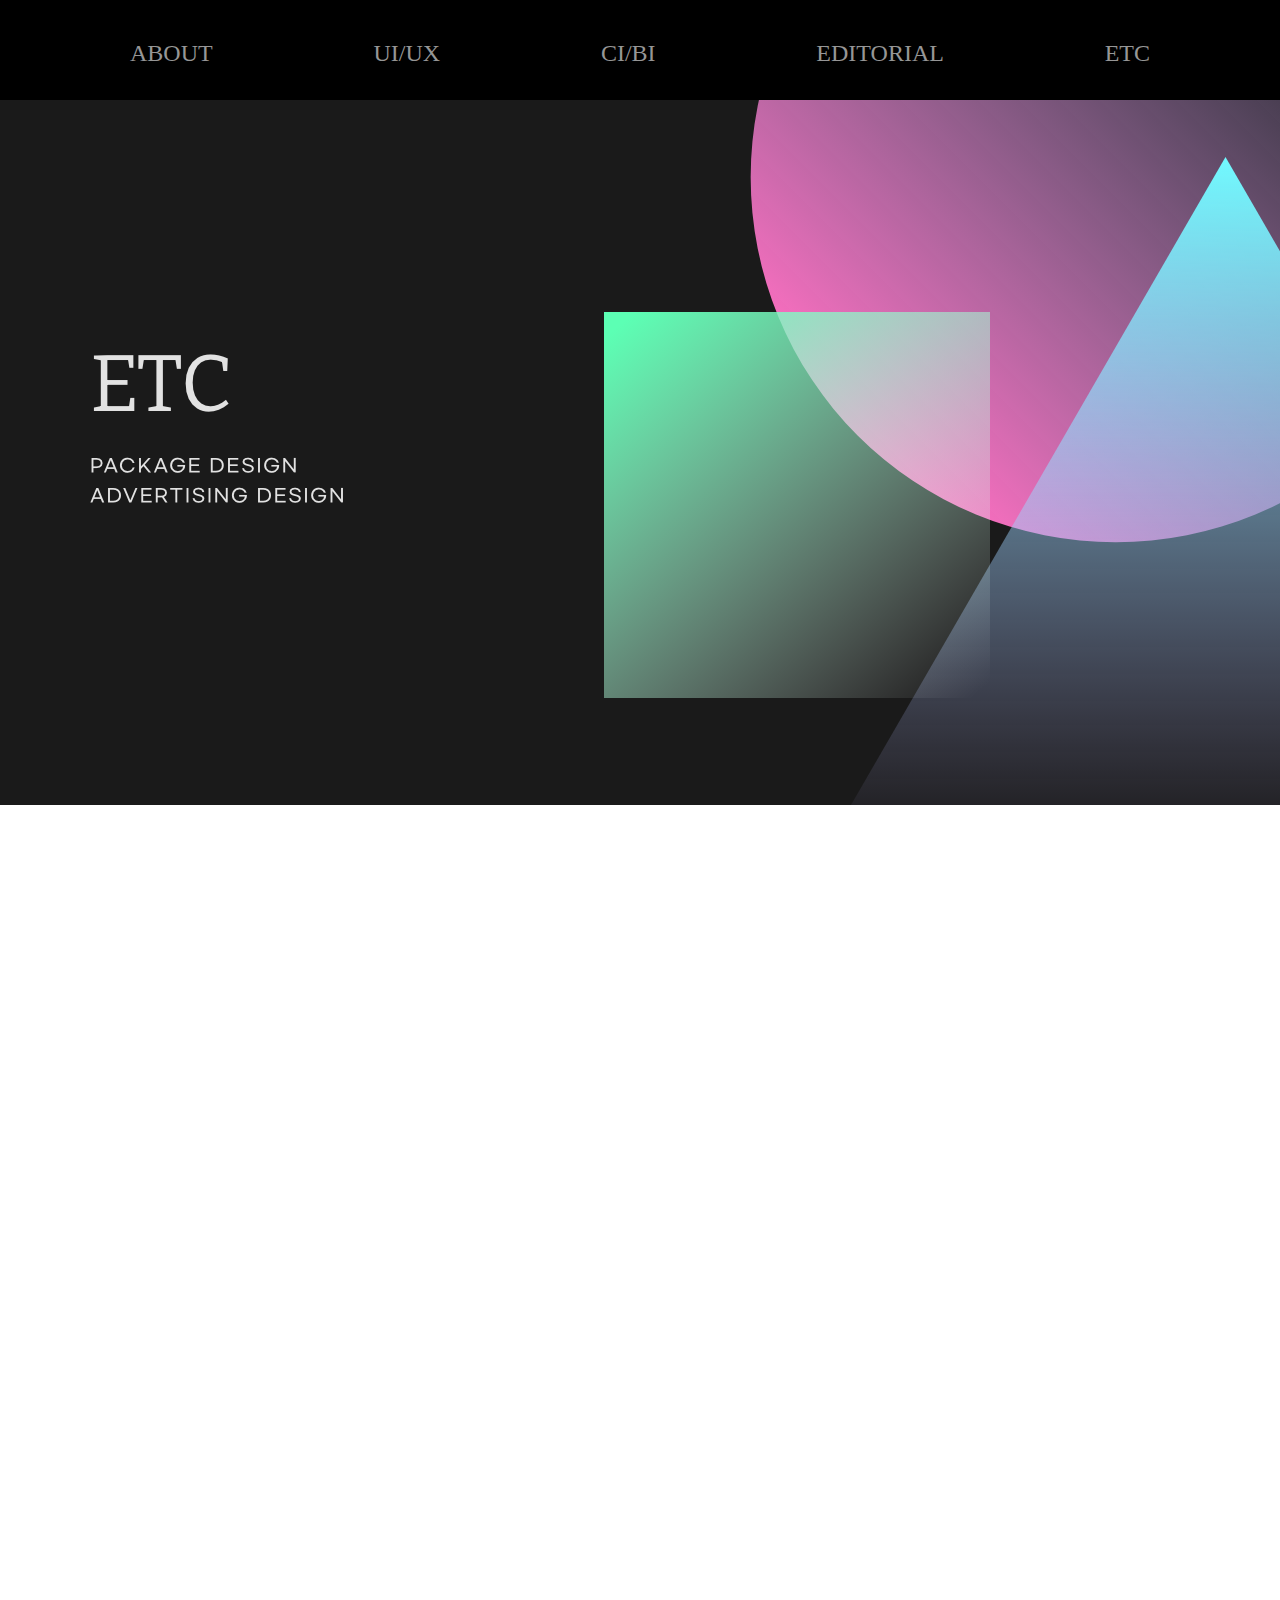
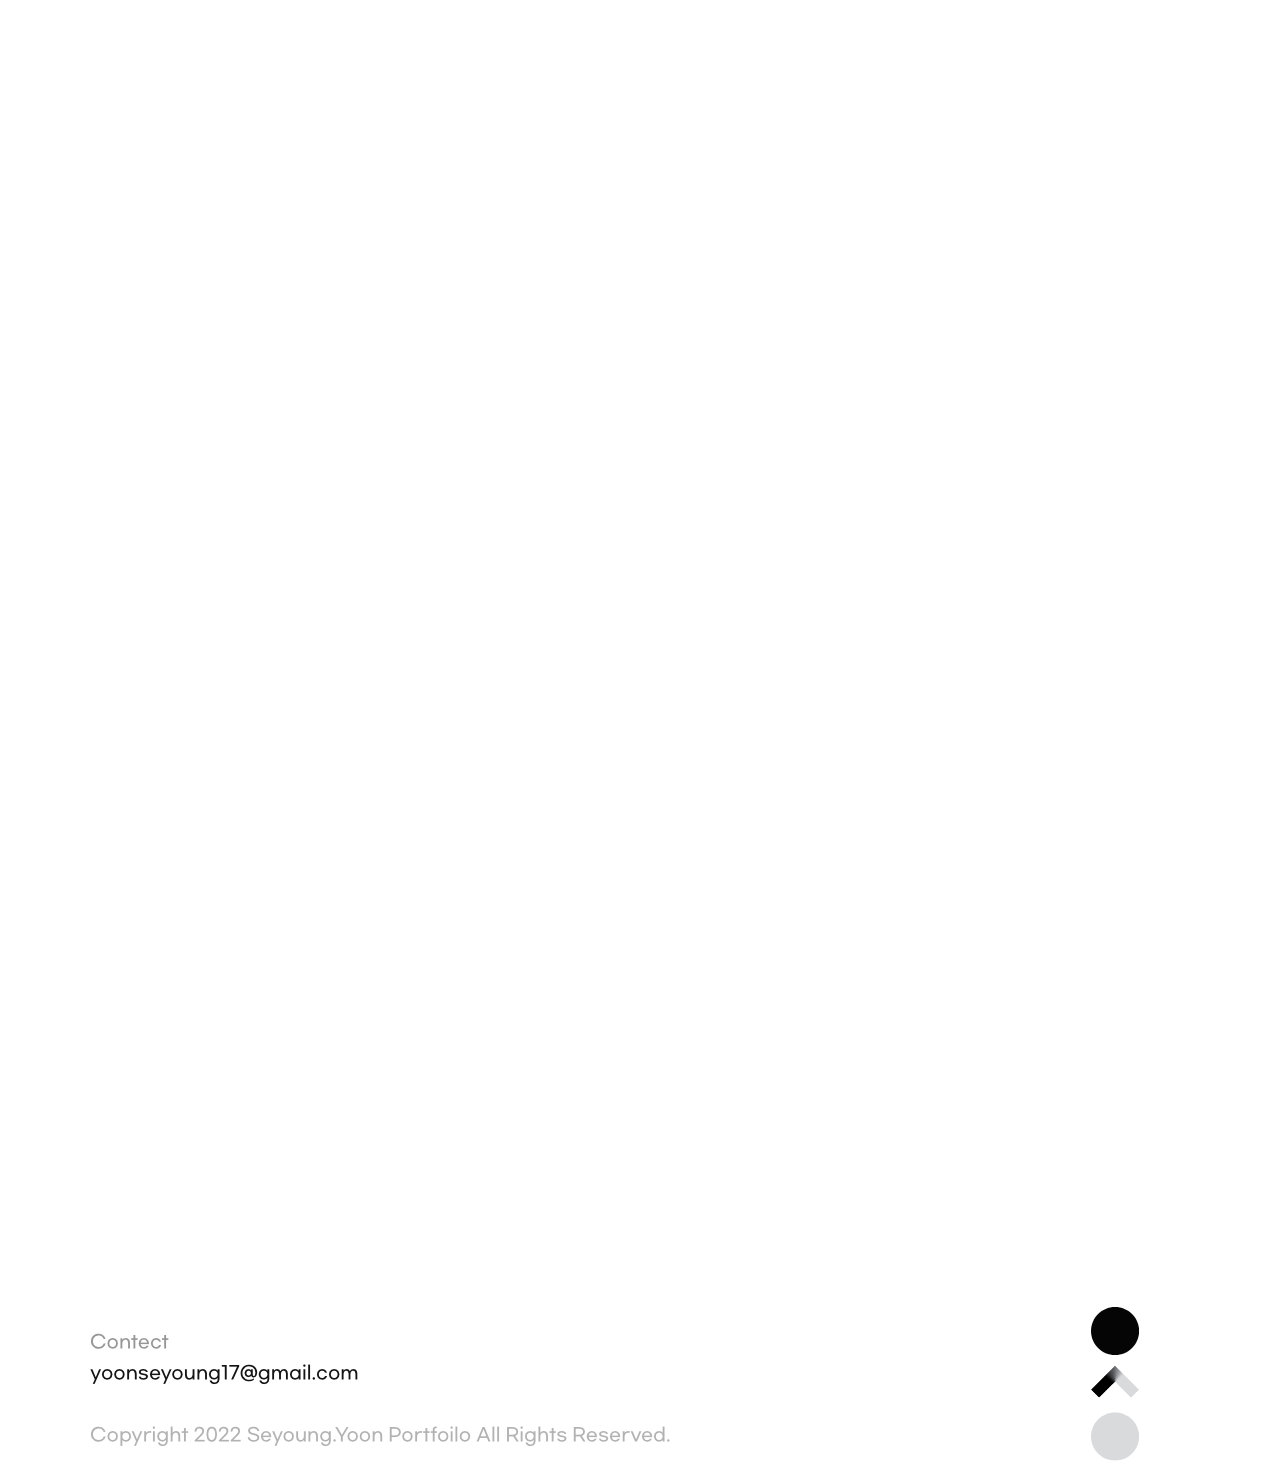
<file: etc.html>
<!DOCTYPE html>
<html lang="ko">
<head>
    <meta charset="UTF-8">
    <meta http-equiv="X-UA-Compatible" content="IE=edge">
    <meta name="viewport" content="width=device-width, initial-scale=1.0">
    <title>ETC</title>
    <link rel="stylesheet" href="master5.css">
    <link href="https://unpkg.com/aos@2.3.1/dist/aos.css" rel="stylesheet">
    <link rel="shortcut icon" href="img/favicon.ico" type="image/x-icon">
    <link rel="icon" href="img/favicon.ico" type="image/x-icon">
      <!--모바일로 이동하는 스크립트 시작-->
        <script type="text/javascript"> var UserAgent = navigator.userAgent; if (UserAgent.match(/iPhone|ipad|Android|Windows CE|BlackBerry|Symbian|Windows Phone|webOS|Opera Mini|Opera Mobi|POLARIS|IEMobile|lgtelecom|nokia|SonyEricsson/i) != null || UserAgent.match(/LG|SAMSUNG|Samsung/) != null) { location.href = "m_etc.html"; }
        </script>
        <!--모바일로 이동하는 스크립트 끝-->
</head>
<body>
    <nav>
        <ul class="menubar">
            <li class="menu"><a href="index.html">ABOUT</a></li>
            <li class="menu"><a href="uiux.html">UI/UX</a></li>
            <li class="menu"><a href="cibi.html">CI/BI</a></li>
            <li class="menu"><a href="editorial.html">EDITORIAL</a></li>
            <li class="menu"><a href="etc.html">ETC</a></li>
        </ul>
    </nav>

    <section>
        <div class="box1">
            <div class="wrap1">
                <div class="tit01"><img src="img/tit07.png" alt=""></div>
            </div>
        </div>
        <div class="box2">
            <div class="wrap2 wrap_ext">
                <div data-aos="fade-up" class="cont01"><img src="img/cont36.png" alt=""></div>
                <div data-aos="fade-up" class="cont02"><img src="img/cont37.png" alt=""></div>
                <div data-aos="fade-up" class="cont03"><img src="img/cont38.png" alt=""></div>
                <div data-aos="fade-up" class="cont04"><img src="img/cont39.png" alt=""></div>
            </div>
        </div>
    </section>

    <footer>
        <div class="footerwrap">
            <div class="footerimg"><img src="img/footer logo.png" alt=""></div>
            <div class="footercont"><img src="img/footer cont.png" alt=""></div>
        </div>
     </footer>
     <script src="https://unpkg.com/aos@2.3.1/dist/aos.js"></script>
<script>
    AOS.init();
  </script>
</body>
</html>
</file>
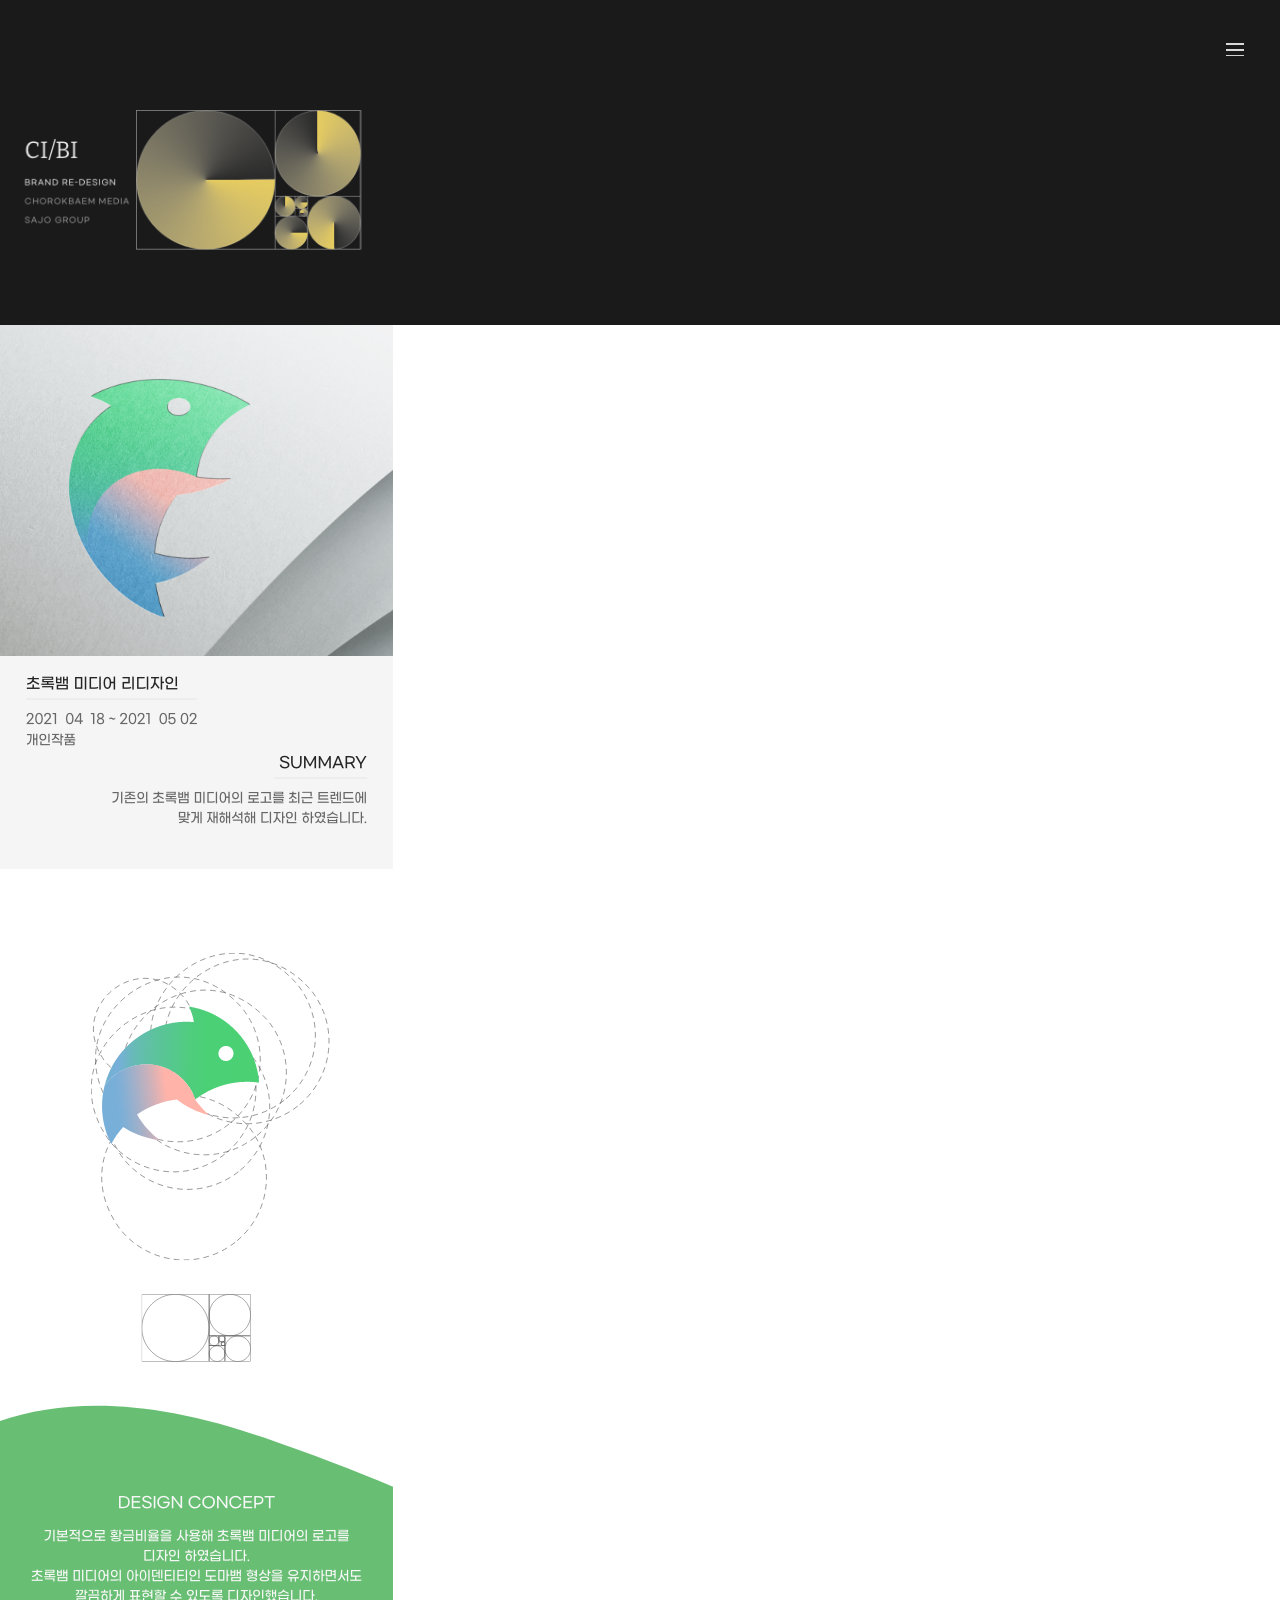
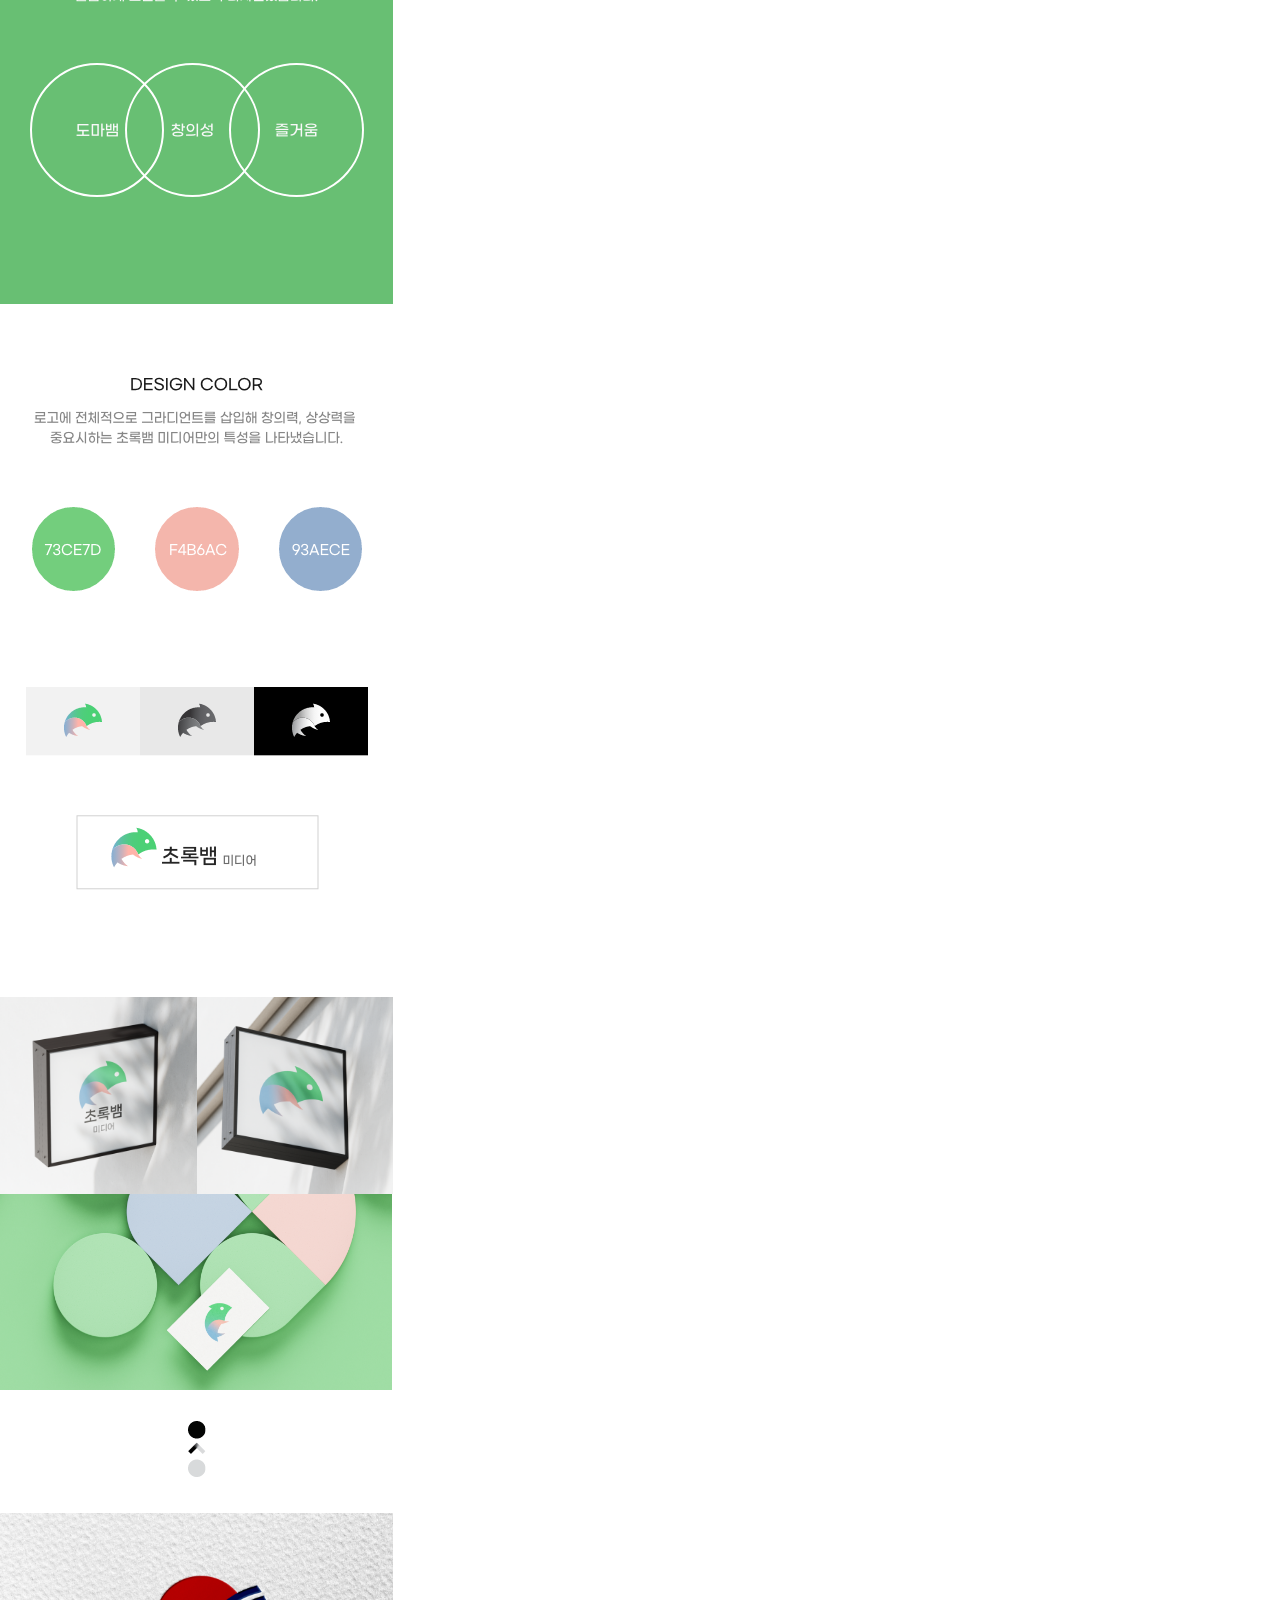
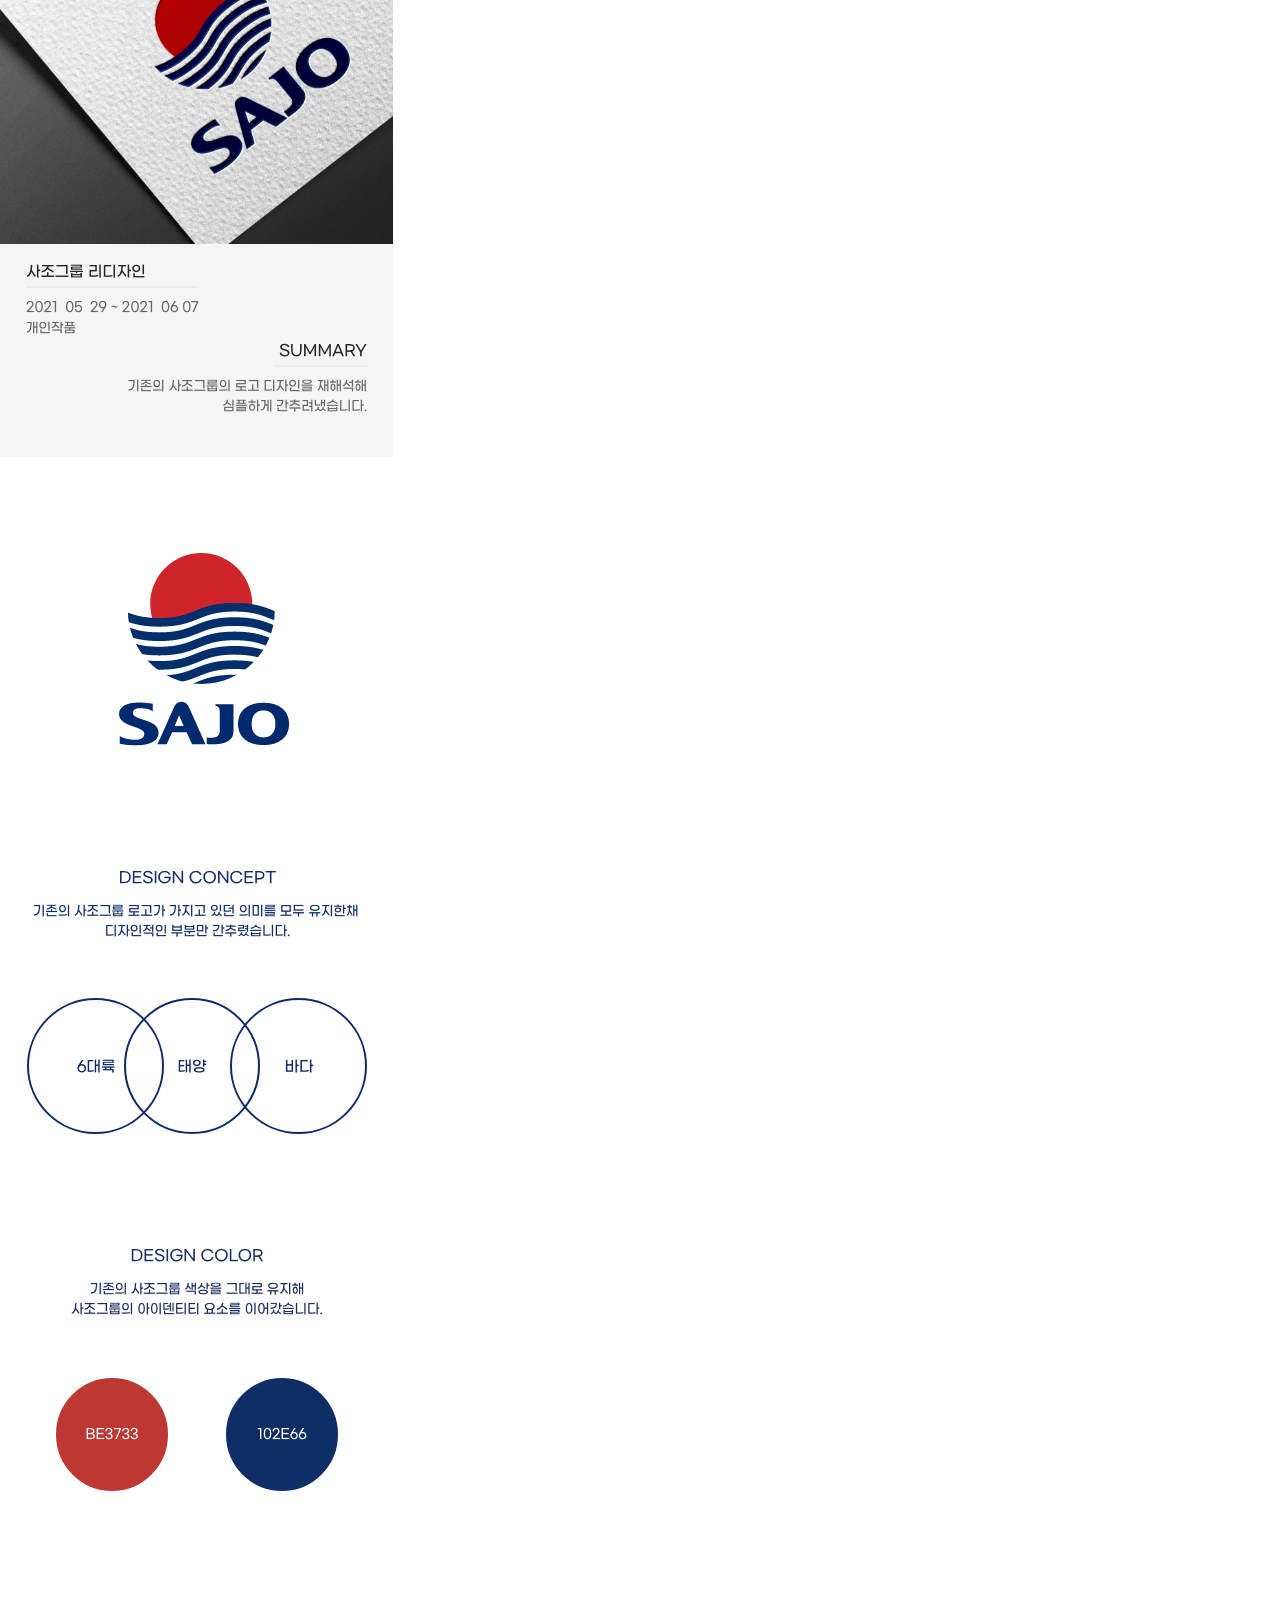
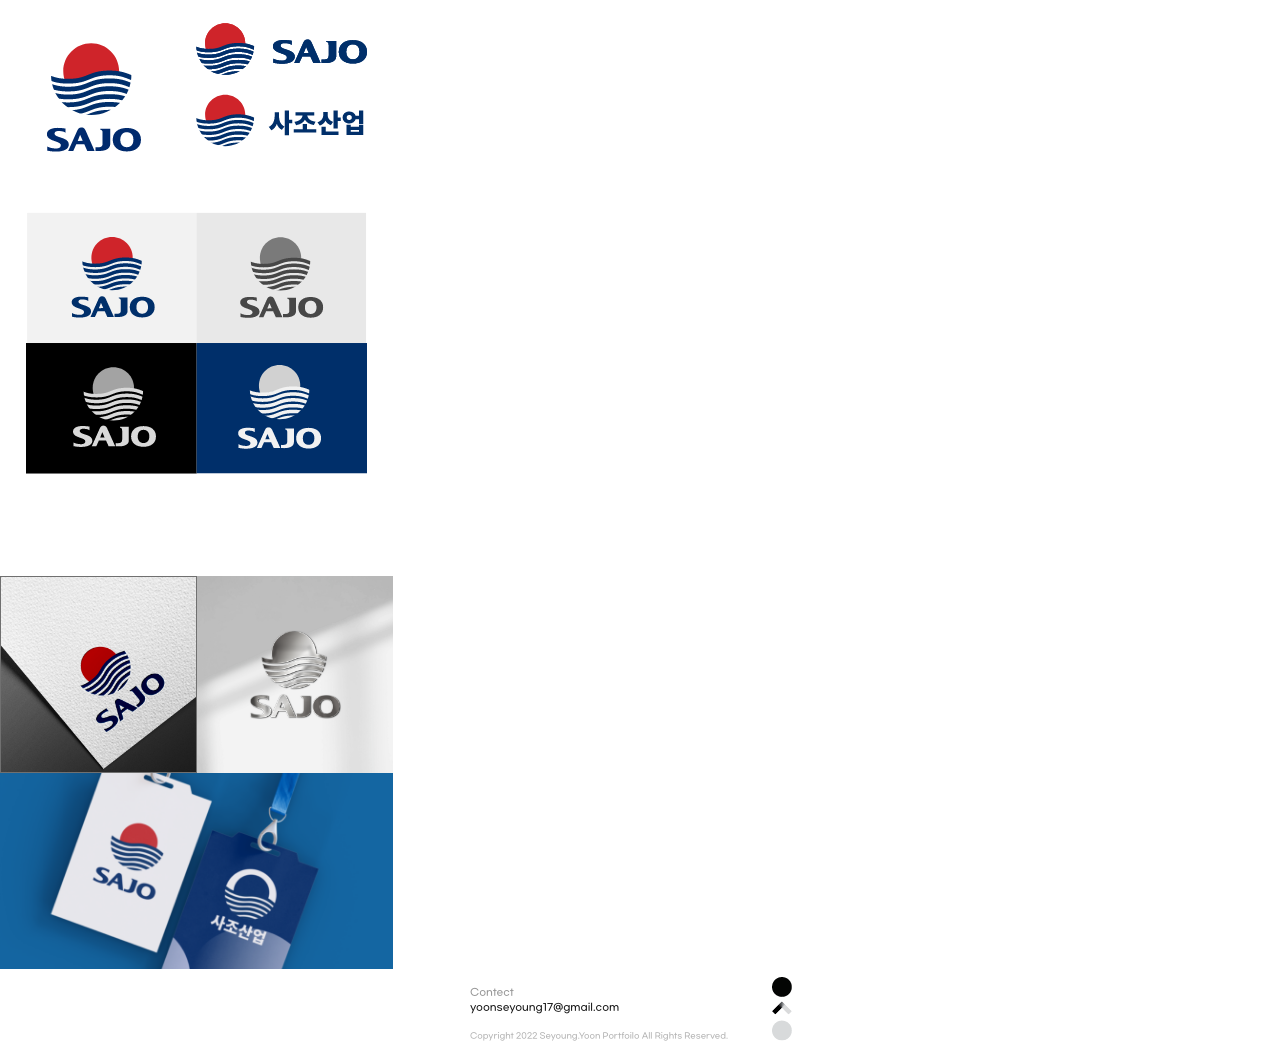
<file: m_cibi.html>
<!DOCTYPE html>
<html lang="ko">
<head>
    <meta charset="UTF-8">
    <meta http-equiv="X-UA-Compatible" content="IE=edge">
    <meta name="viewport" content="width=device-width, initial-scale=1.0">
    <title>m_CI/BI</title>
    <link rel="stylesheet" href="m_master3.css">
    <script src="m_menu.js" defer></script>
</head>
<body>
    <header>
        <nav>
          <div class="menu"></div>
        </nav>
        <div class="nav_menu">
          <ul>
            <li><a href="m_index.html">ABOUT</a></li>
            <li><a href="m_uiux.html">UI/UX</a></li>
            <li><a href="m_cibi.html">CI/BI</a></li>
            <li><a href="m_editorial.html">EDITORIAL</a></li>
            <li><a href="m_etc.html">ETC</a></li>
          </ul>
        </div>
      </header>

      <section>
        <div class="box1">
            <div class="wrap1">
                <div class="cont01">
                    <img src="img/m_img19.png" alt="">
                </div>
            </div>
        </div>
        <div class="box2"></div>
        <div class="box3">
            <div class="wrap2">
                <div class="cont02"><img src="img/m_img21.png" alt=""></div>
            </div>
        </div>

        <div class="box4">
            <div class="wrap3 wrap_ext">
                <div class="cont03"><img src="img/m_img22.png" alt=""></div>
                <div class="cont04"><img src="img/m_img24.png" alt=""></div>
            </div>
        </div>
        <div class="box5">
            <div class="wrap4 wrap_ext">
                <div class="cont05"><img src="img/m_img25.png" alt=""></div>
                <div class="cont06"><img src="img/m_img26.png" alt=""></div>
            </div>
        </div>
        <div class="box6"></div>
        <div class="box7 wrap_ext">
            <div class="cont07"><img src="img/m_img28.png" alt=""></div>
        </div>

        <div class="box8"></div>
        <div class="box9">
            <div class="wrap5">
                <div class="cont08"><img src="img/m_img30.png" alt=""></div>
            </div>
        </div>
        <div class="box10">
            <div class="wrap6 wrap_ext">
                <div class="cont09"><img src="img/m_img31.png" alt=""></div>
                <div class="cont10"><img src="img/m_img32.png" alt=""></div>
                <div class="cont11"><img src="img/m_img33.png" alt=""></div>
                <div class="cont12"><img src="img/m_img34.png" alt=""></div>
            </div>
        </div>
        <div class="box11"></div>
      </section>

      <footer>
        <div class="footerwrap">
          <div class="footerimg"><img src="img/m_footerlogo.png" alt=""></div>
          <div class="footercont"><img src="img/m_footercont.png" alt=""></div>
      </div>
      </footer>
</body>
</html>
</file>
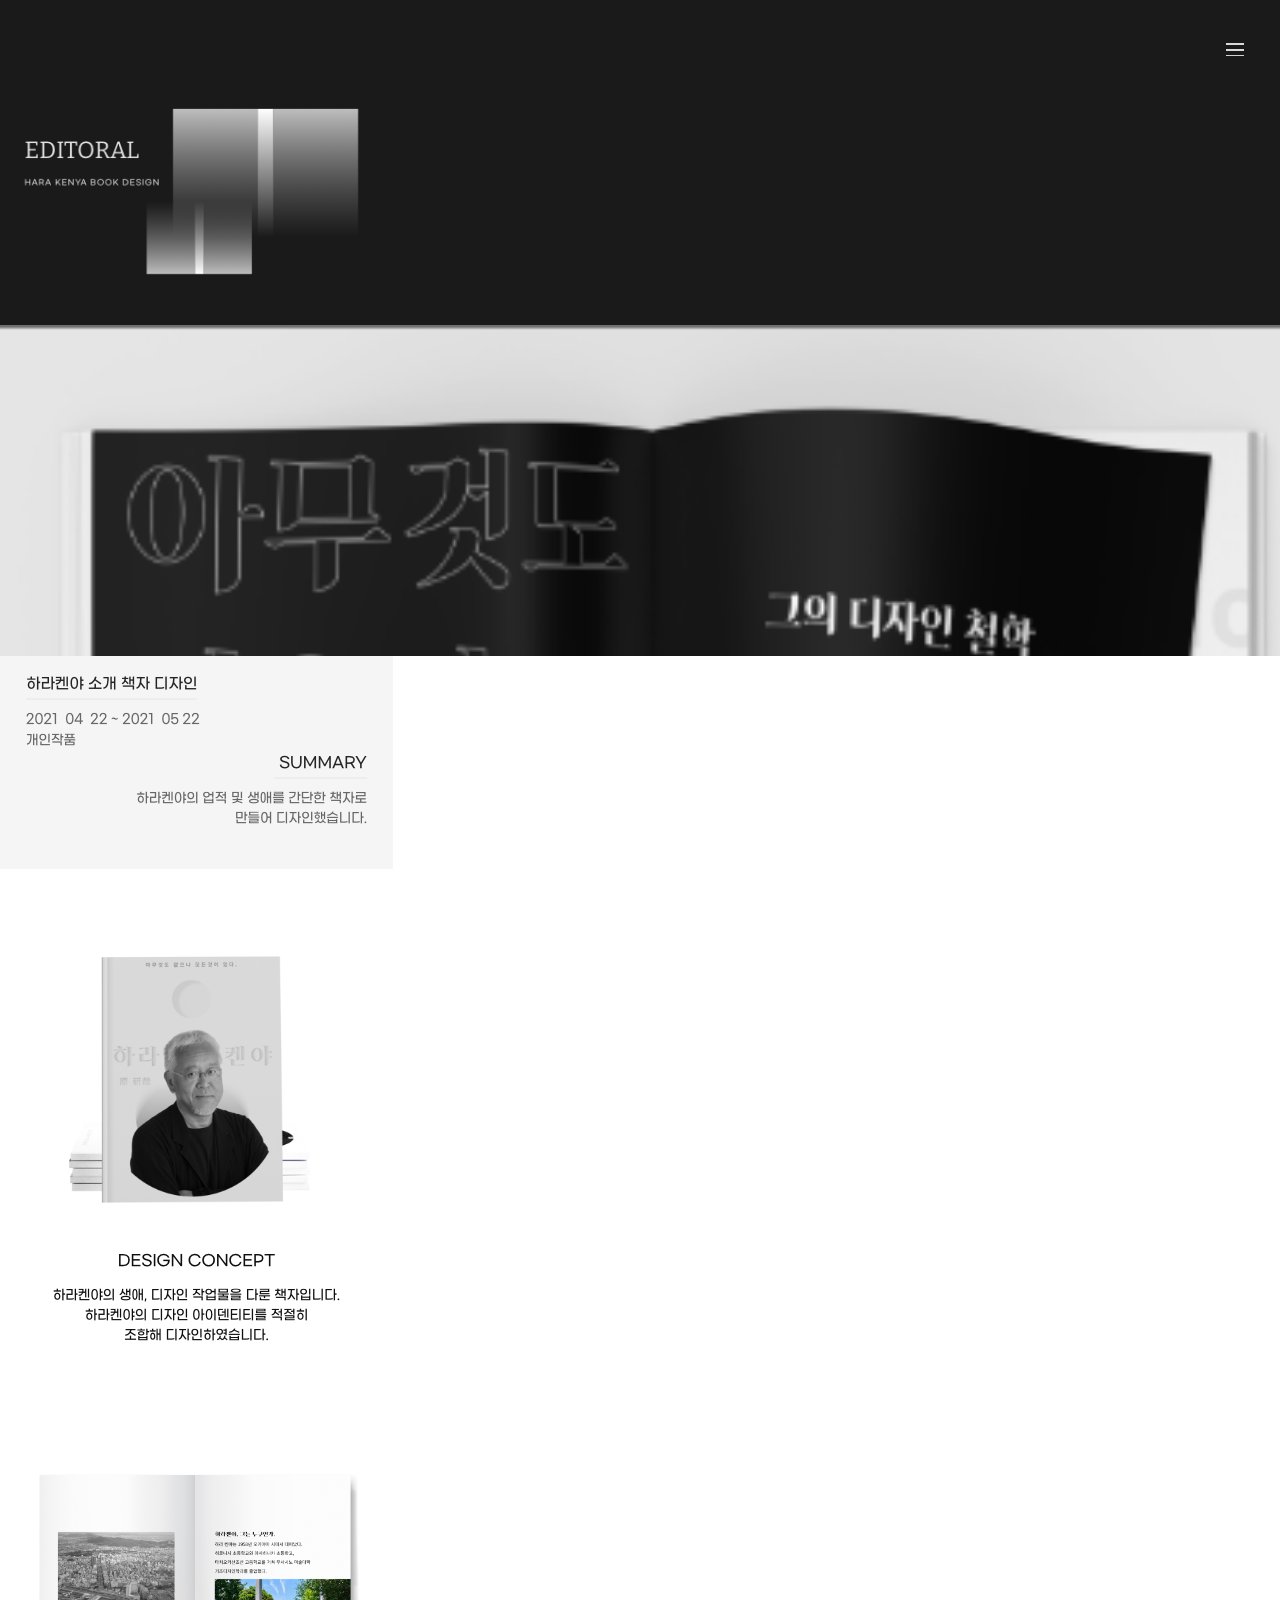
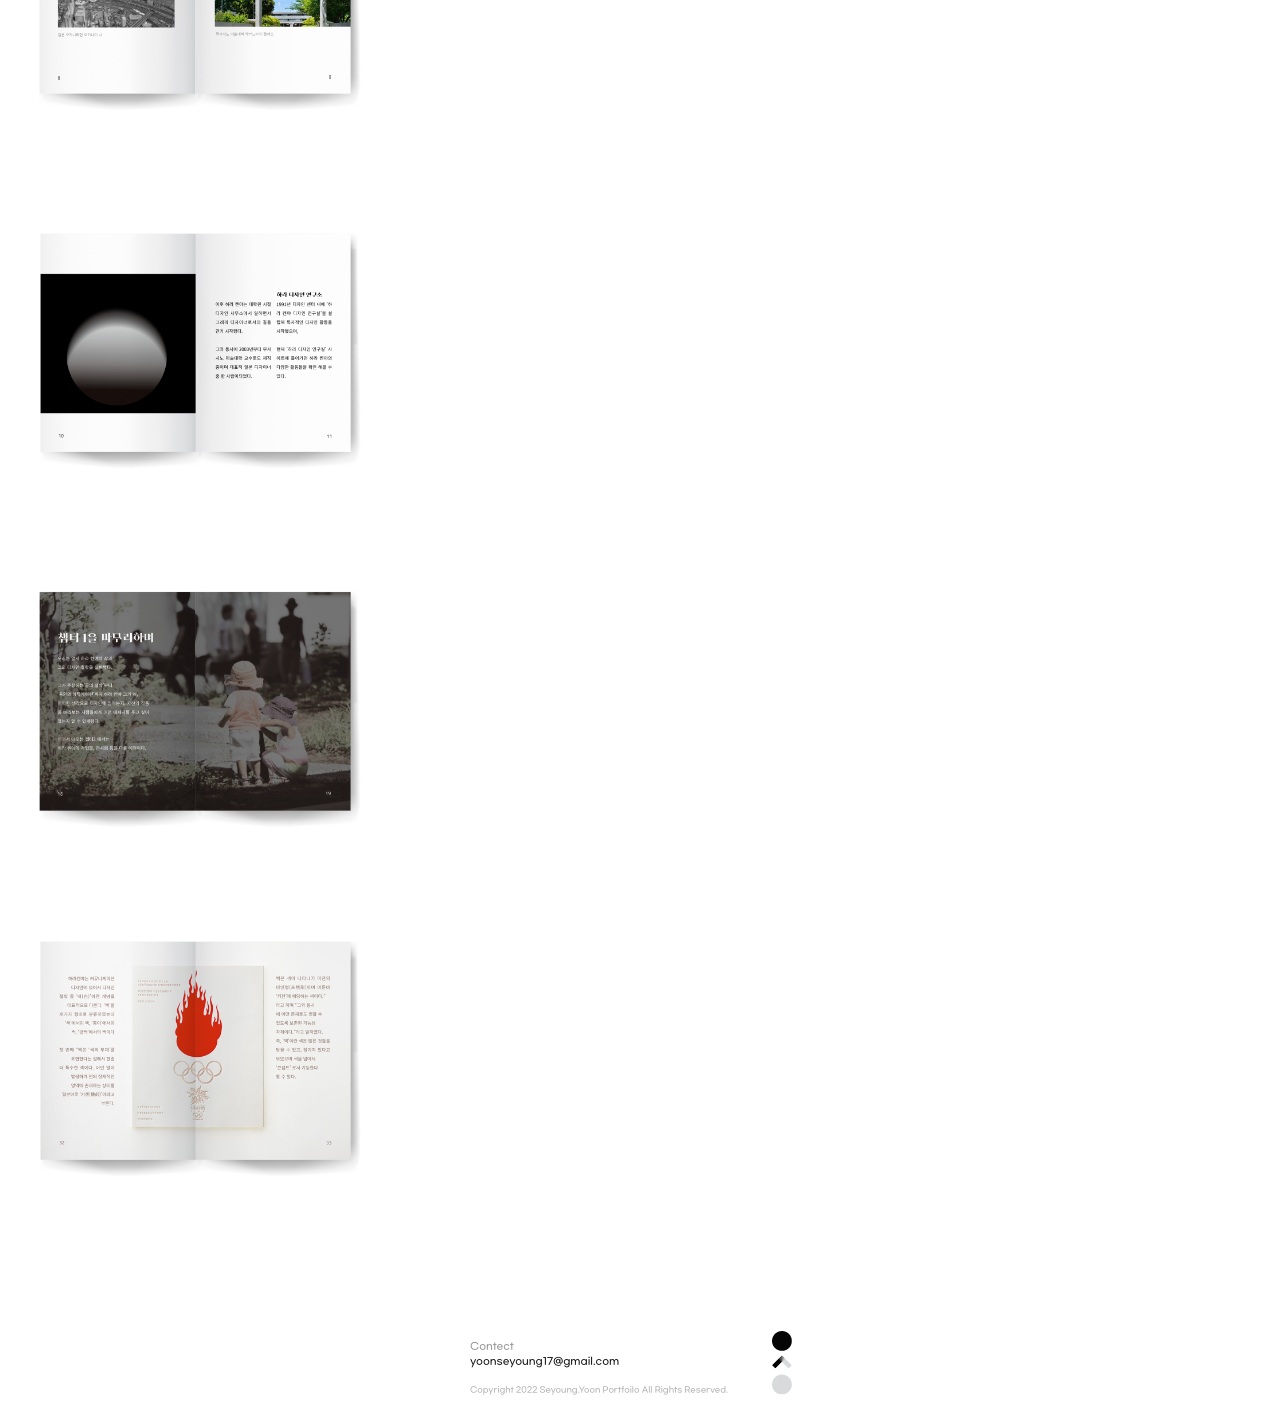
<file: m_editorial.html>
<!DOCTYPE html>
<html lang="ko">
<head>
    <meta charset="UTF-8">
    <meta http-equiv="X-UA-Compatible" content="IE=edge">
    <meta name="viewport" content="width=device-width, initial-scale=1.0">
    <title>m_EDITORIAL</title>
    <link rel="stylesheet" href="m_master4.css">
    <script src="m_menu.js" defer></script>
</head>
<body>
    <header>
        <nav>
          <div class="menu"></div>
        </nav>
        <div class="nav_menu">
          <ul>
            <li><a href="m_index.html">ABOUT</a></li>
            <li><a href="m_uiux.html">UI/UX</a></li>
            <li><a href="m_cibi.html">CI/BI</a></li>
            <li><a href="m_editorial.html">EDITORIAL</a></li>
            <li><a href="m_etc.html">ETC</a></li>
          </ul>
        </div>
      </header>
<!-- 메뉴바 끝  -->

      <section>
        <div class="box1">
            <div class="wrap1">
                <div class="cont01">
                    <img src="img/m_img36.png" alt="">
                </div>
            </div>
        </div>

        <div class="box2"></div>

        <div class="box3">
            <div class="wrap2">
                <div class="cont02"><img src="img/m_img38.png" alt=""></div>
            </div>
        </div>

        <div class="box4">
            <div class="wrap3 wrap_ext">
                <div class="cont03"><img src="img/m_img39.png" alt=""></div>
                <div class="cont04"><img src="img/m_img40.png" alt=""></div>
                <div class="cont05"><img src="img/m_img41.png" alt=""></div>
                <div class="cont06"><img src="img/m_img42.png" alt=""></div>
                <div class="cont07"><img src="img/m_img43.png" alt=""></div>
                <div class="cont08"><img src="img/m_img44.png" alt=""></div>
            </div>
        </div>
      </section>

<!-- 푸터  -->
      <footer>
        <div class="footerwrap">
          <div class="footerimg"><img src="img/m_footerlogo.png" alt=""></div>
          <div class="footercont"><img src="img/m_footercont.png" alt=""></div>
      </div>
      </footer>
</body>
</html>
</file>
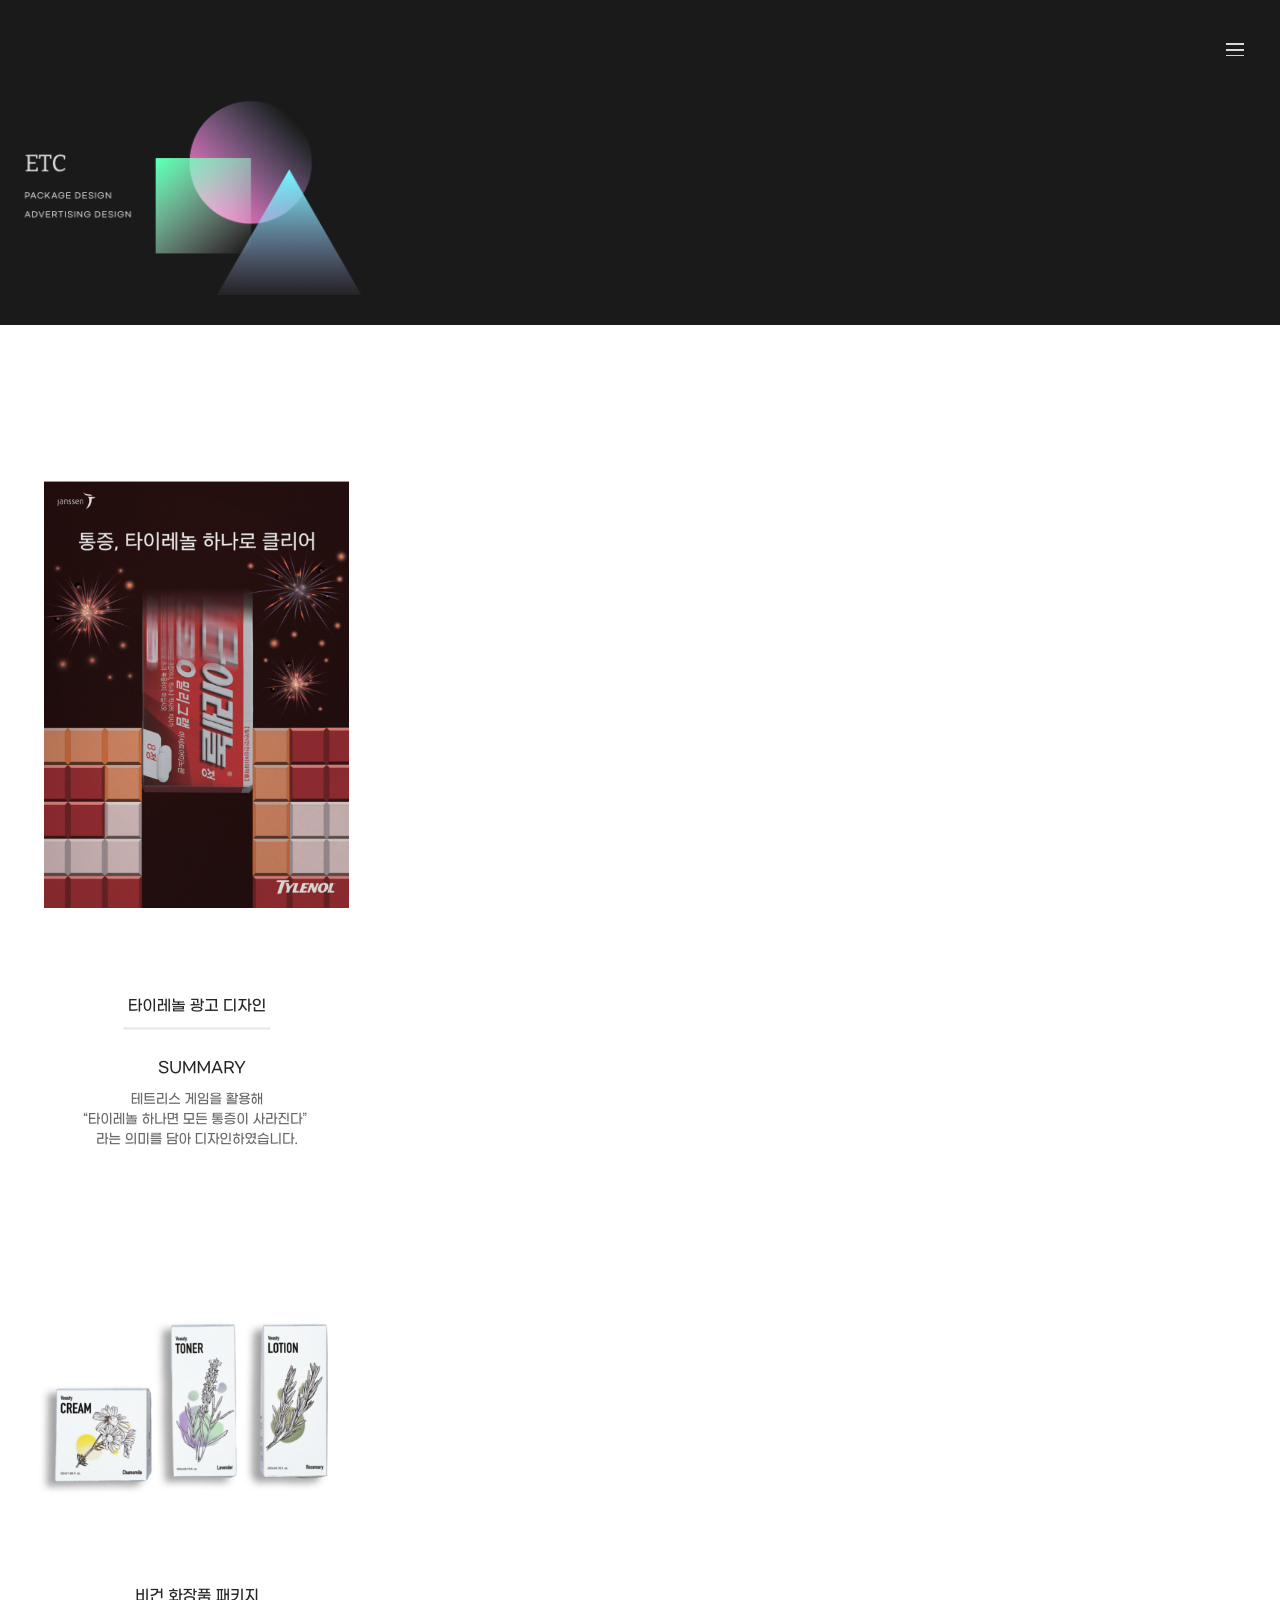
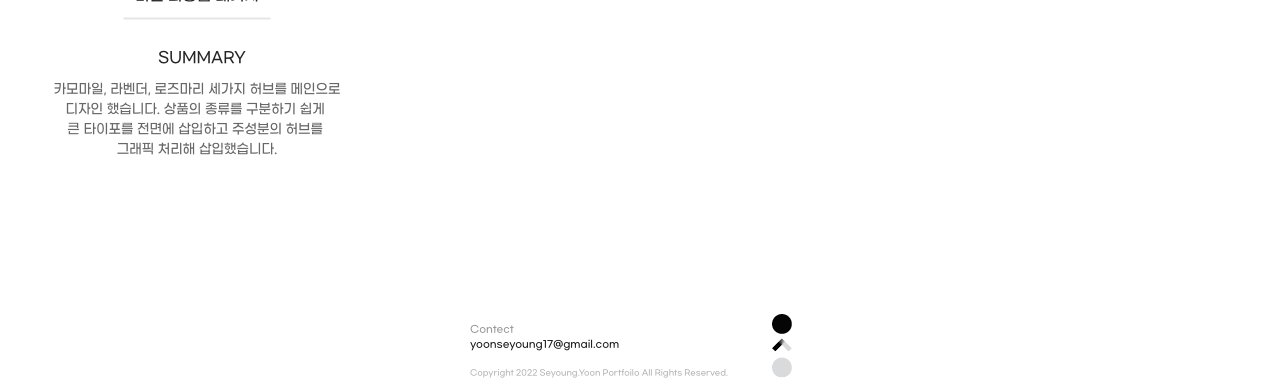
<file: m_etc.html>
<!DOCTYPE html>
<html lang="ko">
<head>
    <meta charset="UTF-8">
    <meta http-equiv="X-UA-Compatible" content="IE=edge">
    <meta name="viewport" content="width=device-width, initial-scale=1.0">
    <title>m_ETC</title>
    <link rel="stylesheet" href="m_master5.css">
    <script src="m_menu.js" defer></script>
</head>
<body>
    <header>
        <nav>
          <div class="menu"></div>
        </nav>
        <div class="nav_menu">
          <ul>
            <li><a href="m_index.html">ABOUT</a></li>
            <li><a href="m_uiux.html">UI/UX</a></li>
            <li><a href="m_cibi.html">CI/BI</a></li>
            <li><a href="m_editorial.html">EDITORIAL</a></li>
            <li><a href="m_etc.html">ETC</a></li>
          </ul>
        </div>
      </header>
<!-- 메뉴바 끝  -->

<section>
    <div class="box1">
        <div class="wrap1">
            <div class="cont01">
                <img src="img/m_img45.png" alt="">
            </div>
        </div>
    </div>
    <div class="box2">
        <div class="wrap2 wrap_ext">
            <div class="cont02"><img src="img/m_img46.png" alt=""></div>
            <div class="cont03"><img src="img/m_img47.png" alt=""></div>
            <div class="cont04"><img src="img/m_img48.png" alt=""></div>
            <div class="cont05"><img src="img/m_img49.png" alt=""></div>
        </div>
    </div>
</section>

<!-- 푸터  -->
<footer>
    <div class="footerwrap">
      <div class="footerimg"><img src="img/m_footerlogo.png" alt=""></div>
      <div class="footercont"><img src="img/m_footercont.png" alt=""></div>
  </div>
  </footer>
</body>
</html>
</file>
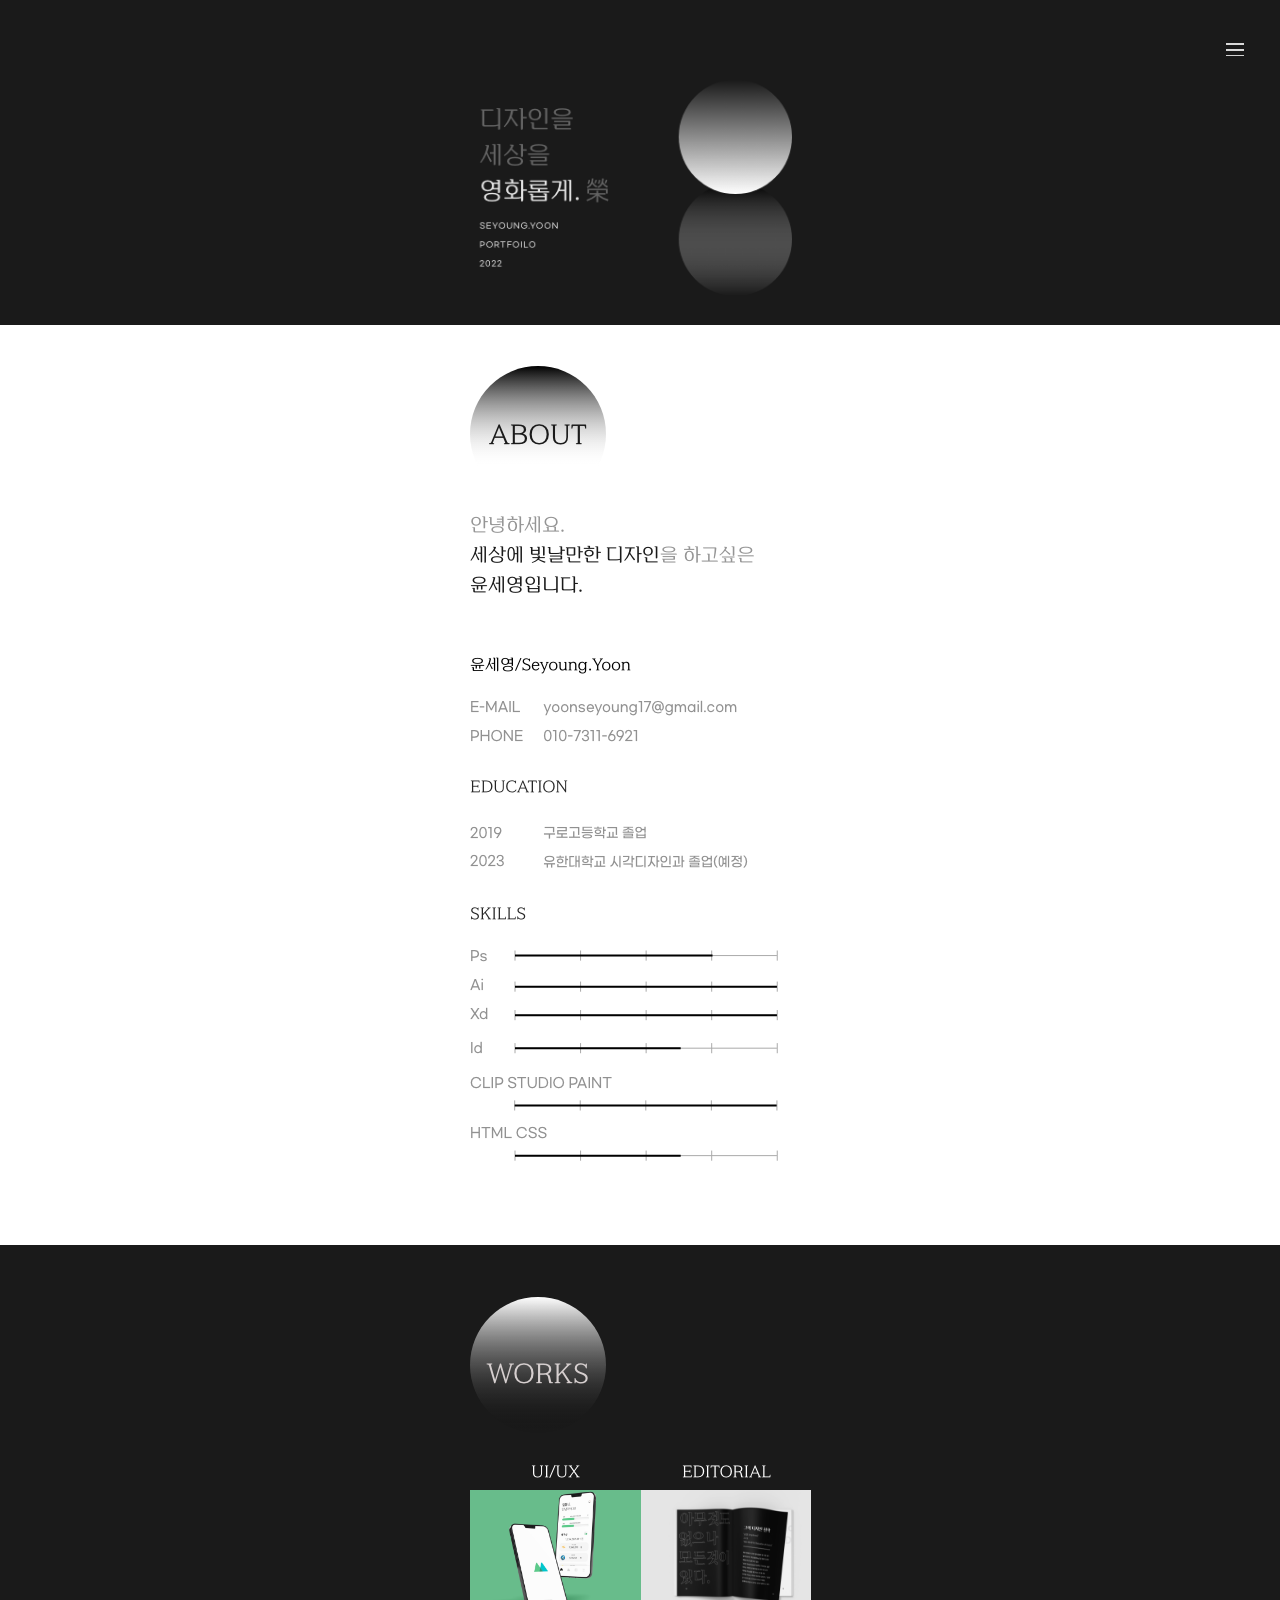
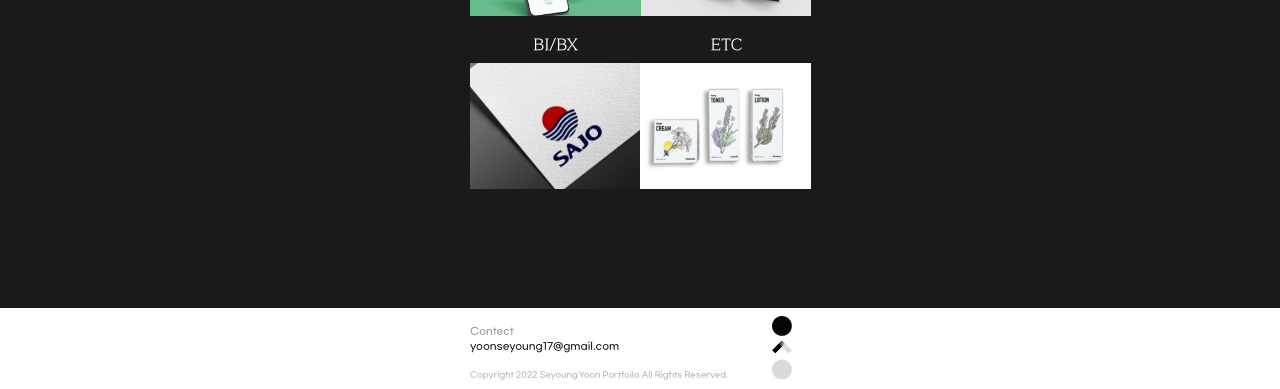
<file: m_index.html>
<!DOCTYPE html>
<html lang="ko">
<head>
    <meta charset="UTF-8">
    <meta http-equiv="X-UA-Compatible" content="IE=edge">
    <meta name="viewport" content="width=device-width, initial-scale=1.0">
    <title>m_MAIN</title>
    <link rel="stylesheet" href="m_master.css">
    <script src="m_menu.js" defer></script>
</head>
<body>
    <header>
        <nav>
          <div class="menu"></div>
        </nav>
        <div class="nav_menu">
          <ul>
            <li><a href="m_index.html">ABOUT</a></li>
            <li><a href="m_uiux.html">UI/UX</a></li>
            <li><a href="m_cibi.html">CI/BI</a></li>
            <li><a href="m_editorial.html">EDITORIAL</a></li>
            <li><a href="m_etc.html">ETC</a></li>
          </ul>
        </div>
      </header>

    <section>
        <div class="box1">
            <div class="wrap1">
                <div class="cont01">
                    <img src="img/m_img01.png" alt="">
                </div>
            </div>
        </div>

        <div class="box2">
          <div class="wrap2">
            <div class="tit01"><img src="img/m_img02.png" alt=""></div>
            <div class="cont02"><img src="img/m_img03.png" alt=""></div>
            <div class="cont03"><img src="img/m_img04.png" alt=""></div>
          </div>
        </div>

        <div class="box3">
          <div class="wrap3">
            <div class="cont04"><img src="img/m_img05.png" alt=""></div>
            <div class="cont05">
              <a href="m_uiux.html">
                <img src="img/m_img06.png" alt=""></div>
              </a>
            <div class="cont06">
              <a href="m_editorial.html"><img src="img/m_img07.png" alt=""></div></a>
          </div>
          <div class="wrap4">
            <div class="cont07">
              <a href="m_bibx.html"><img src="img/m_img08.png" alt=""></div></a>
            <div class="cont08">
              <a href="m_etc.html"><img src="img/m_img09.png" alt=""></div></a>
          </div>
        </div>
    </section>

    <footer>
      <div class="footerwrap">
        <div class="footerimg"><img src="img/m_footerlogo.png" alt=""></div>
        <div class="footercont"><img src="img/m_footercont.png" alt=""></div>
    </div>
    </footer>
</body>
</html>
</file>
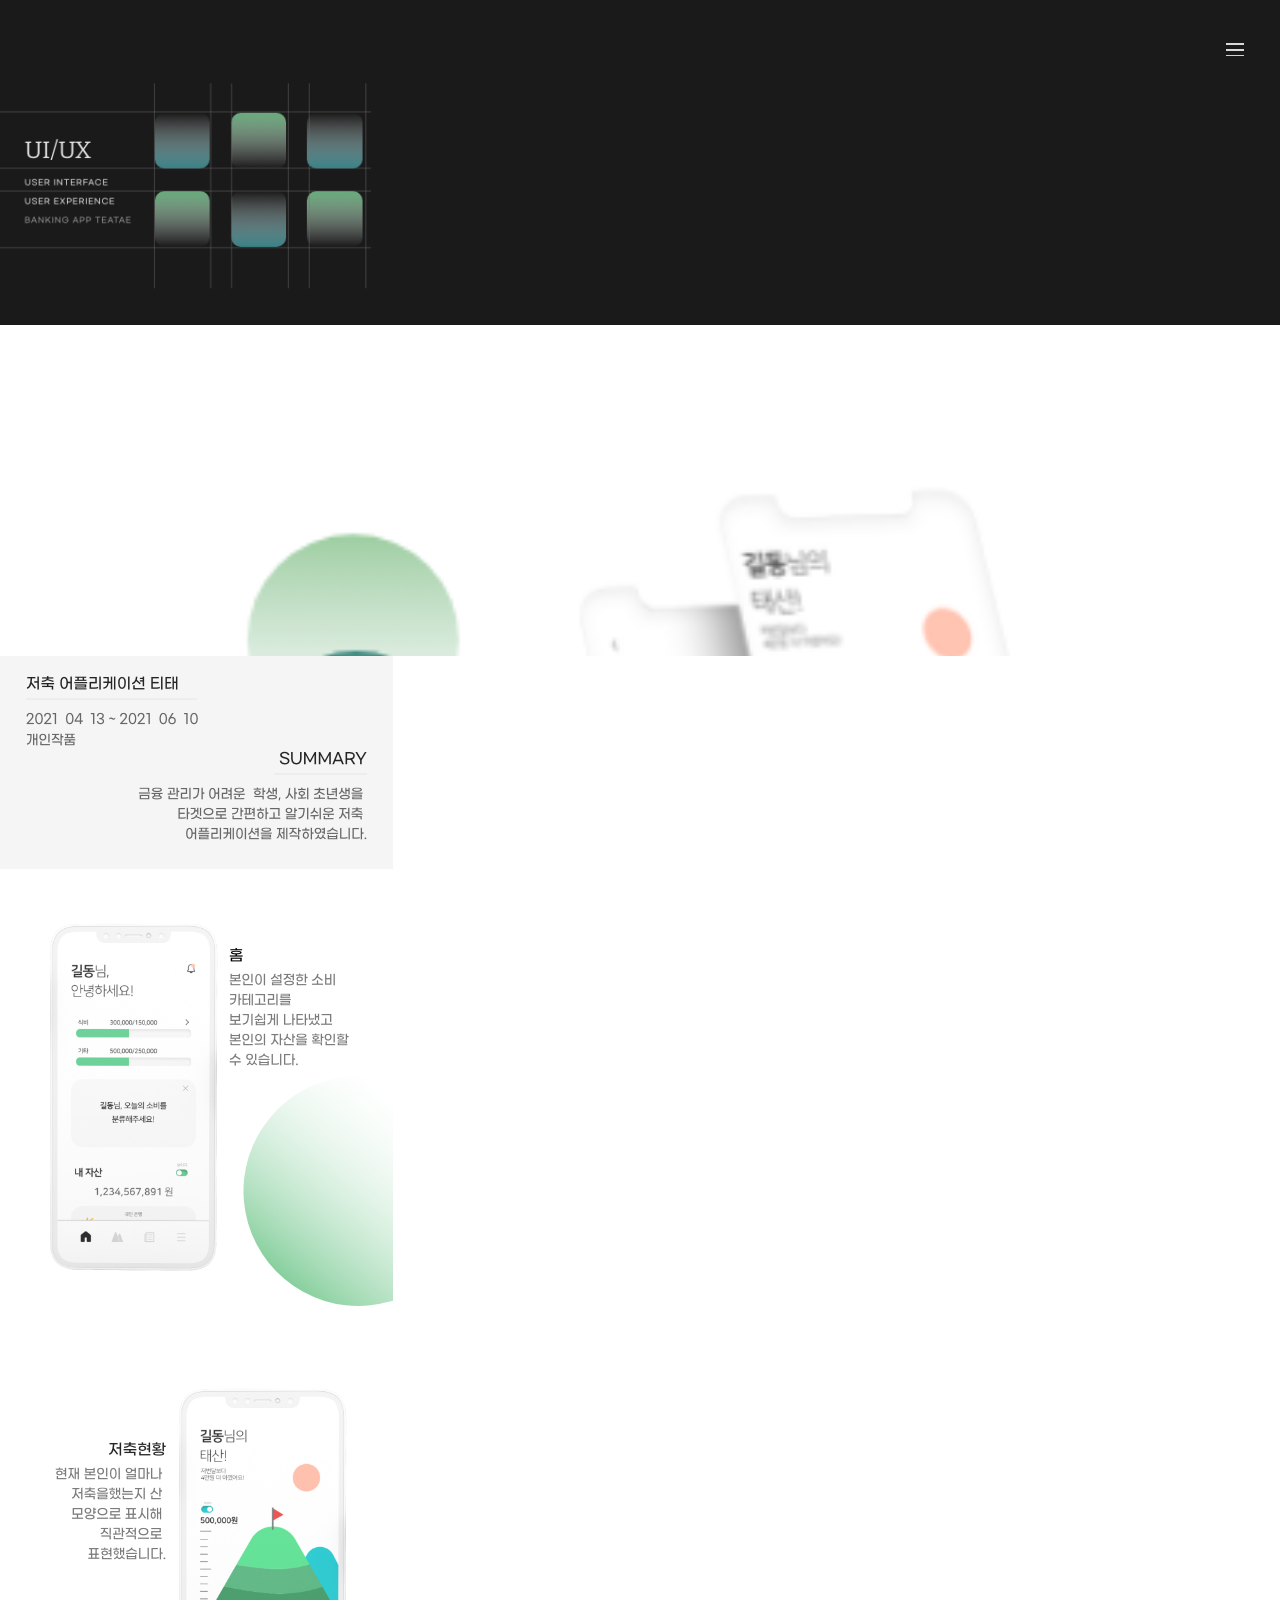
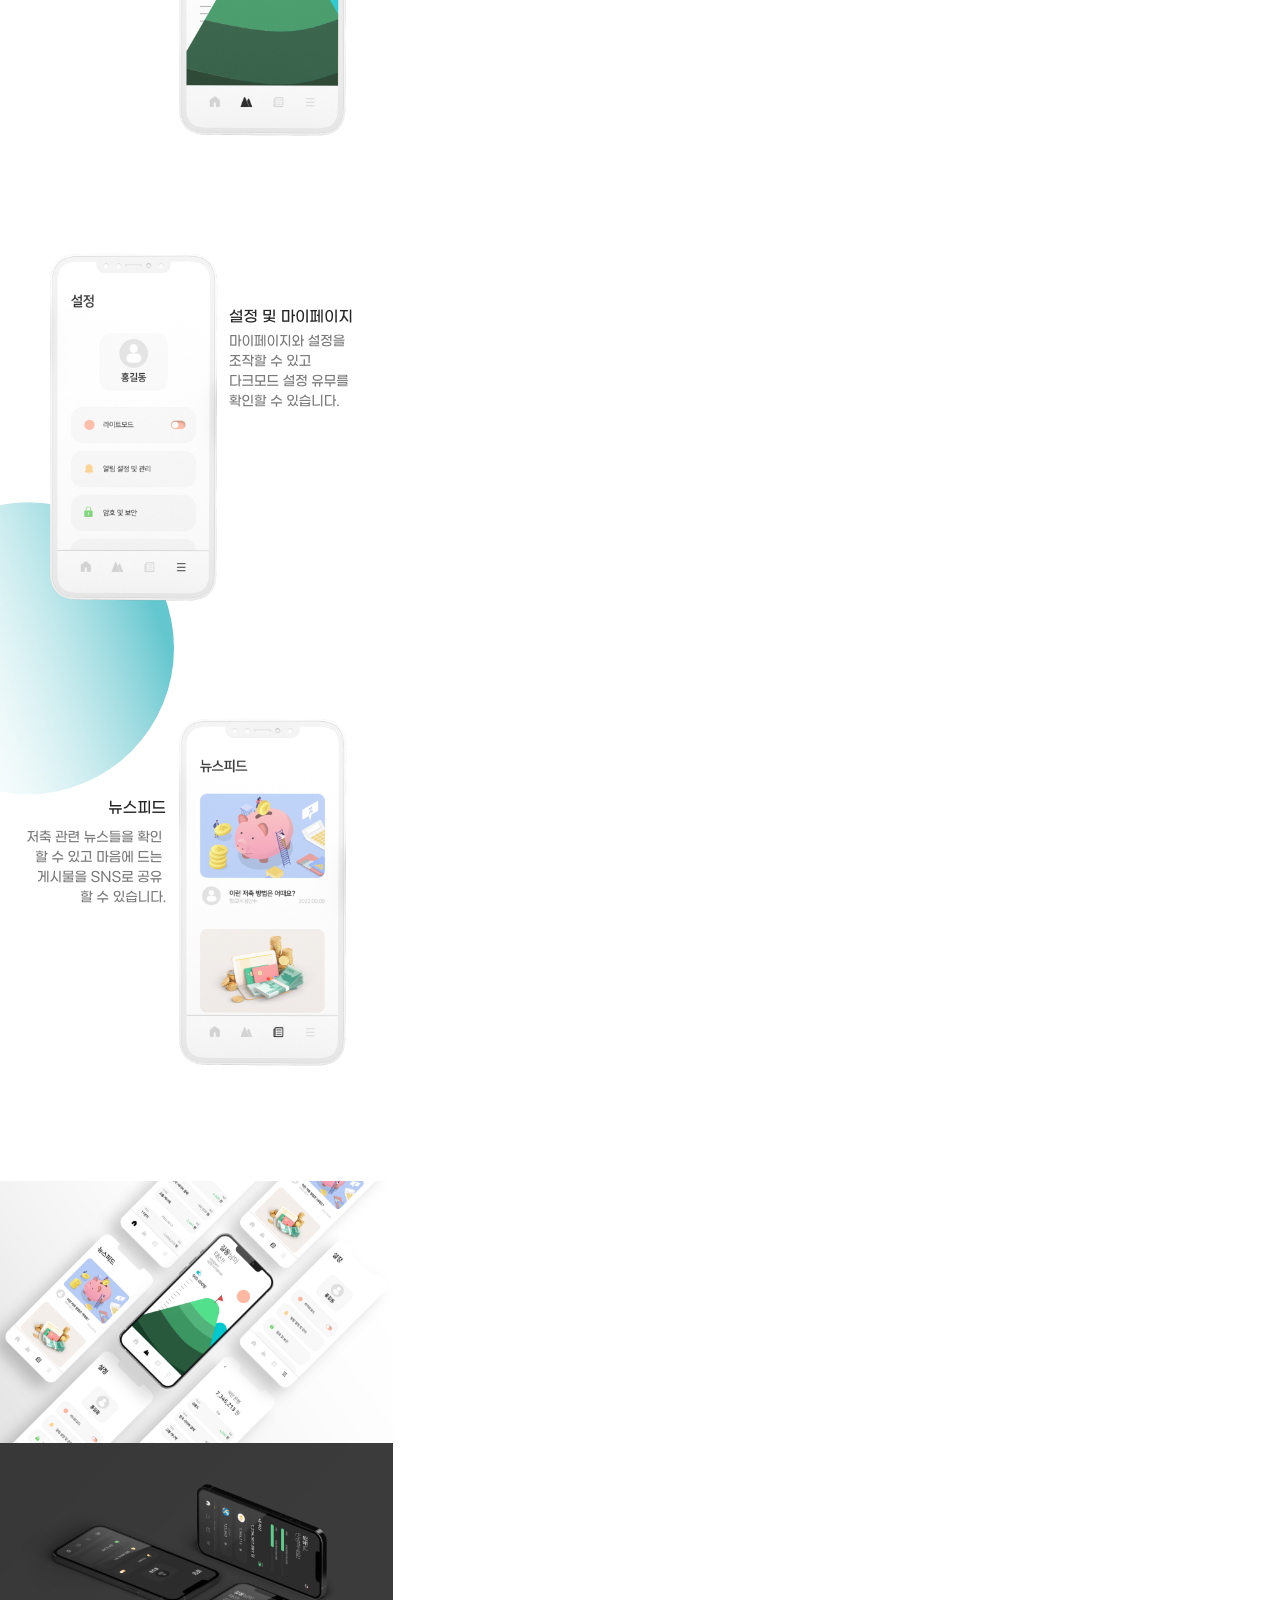
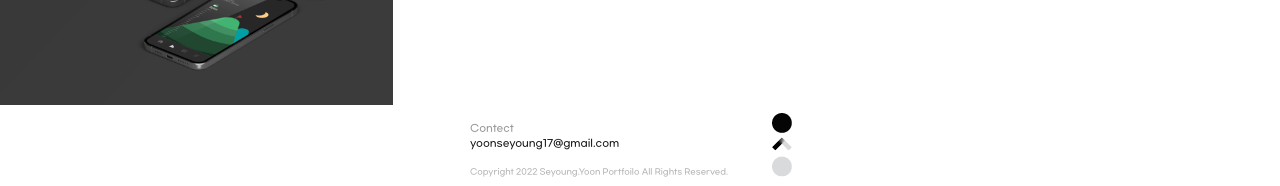
<file: m_uiux.html>
<!DOCTYPE html>
<html lang="ko">
<head>
    <meta charset="UTF-8">
    <meta http-equiv="X-UA-Compatible" content="IE=edge">
    <meta name="viewport" content="width=device-width, initial-scale=1.0">
    <title>m_UI/UX</title>
    <link rel="stylesheet" href="m_master2.css">
    <script src="m_menu.js" defer></script>
</head>
<body>
    <header>
        <nav>
          <div class="menu"></div>
        </nav>
        <div class="nav_menu">
          <ul>
            <li><a href="m_index.html">ABOUT</a></li>
            <li><a href="m_uiux.html">UI/UX</a></li>
            <li><a href="m_cibi.html">CI/BI</a></li>
            <li><a href="m_editorial.html">EDITORIAL</a></li>
            <li><a href="m_etc.html">ETC</a></li>
          </ul>
        </div>
      </header>

    <section>
        <div class="box1">
            <div class="wrap1">
                <div class="cont01">
                    <img src="img/m_img11.png" alt="">
                </div>
            </div>
        </div>

        <div class="box2"></div>
        <div class="box3">
            <div class="wrap2">
                <div class="cont02"><img src="img/m_img13.png" alt=""></div>
                <div class="cont03"><img src="img/m_img14.png" alt=""></div>
            </div>
        </div>
        <div class="box4">
            <div class="wrap3">
                <div class="cont04"><img src="img/m_img16.png" alt=""></div>
            </div>
        </div>
        <div class="box5"></div>
        <div class="box6"></div>
    </section>


    <footer>
        <div class="footerwrap">
          <div class="footerimg"><img src="img/m_footerlogo.png" alt=""></div>
          <div class="footercont"><img src="img/m_footercont.png" alt=""></div>
      </div>
      </footer>
</body>
</html>
</file>
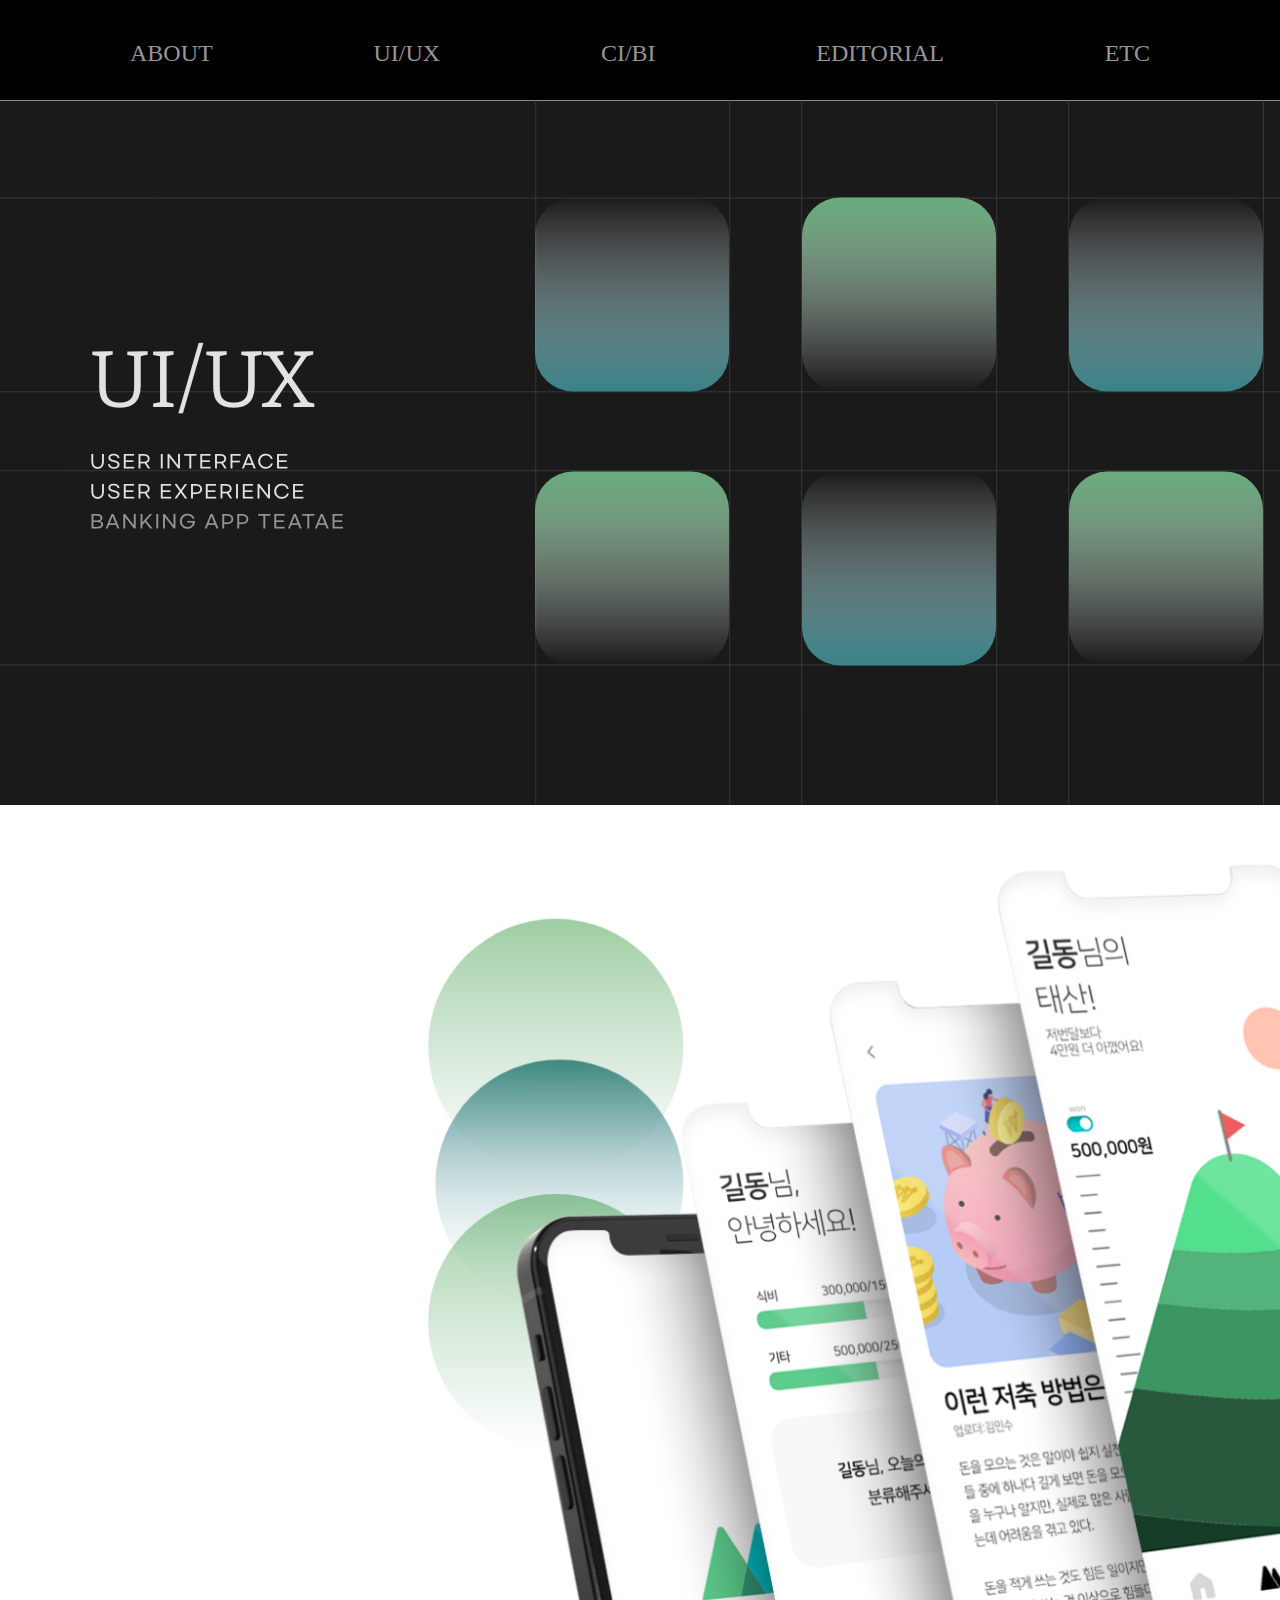
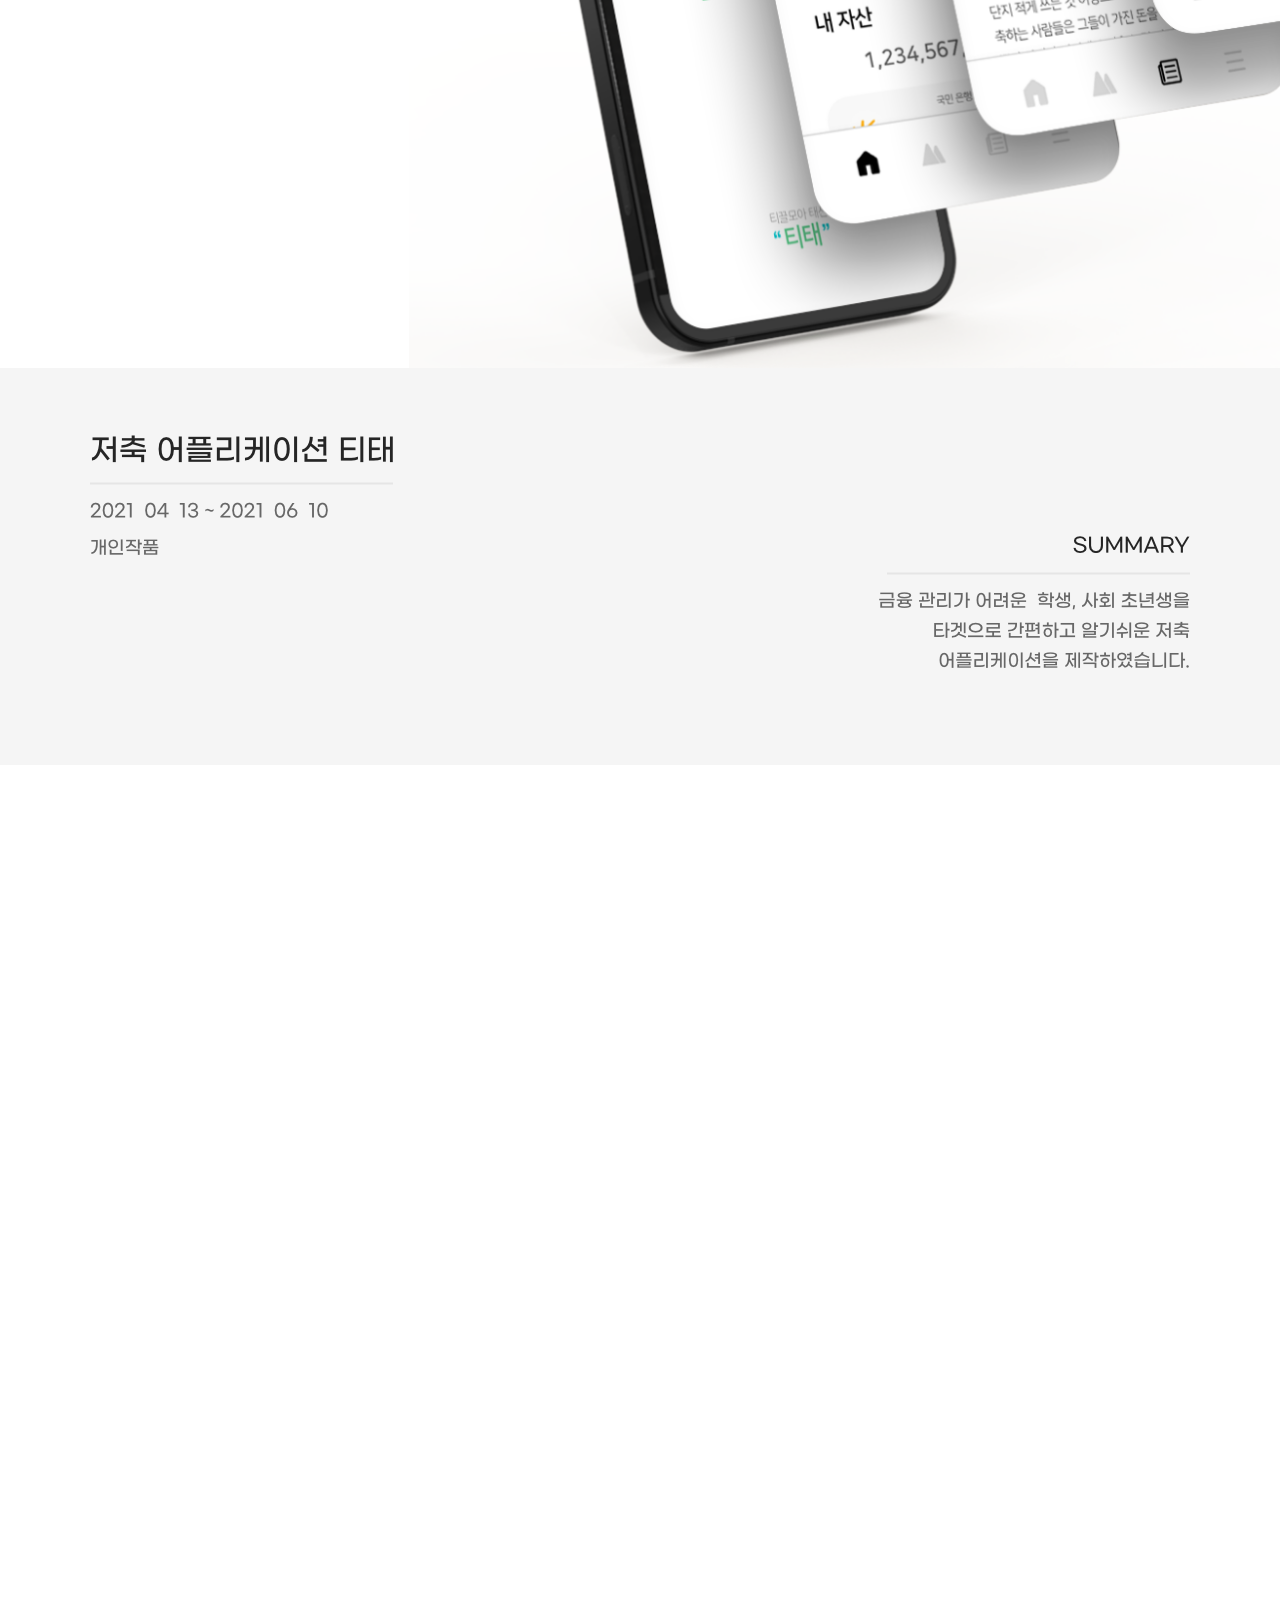
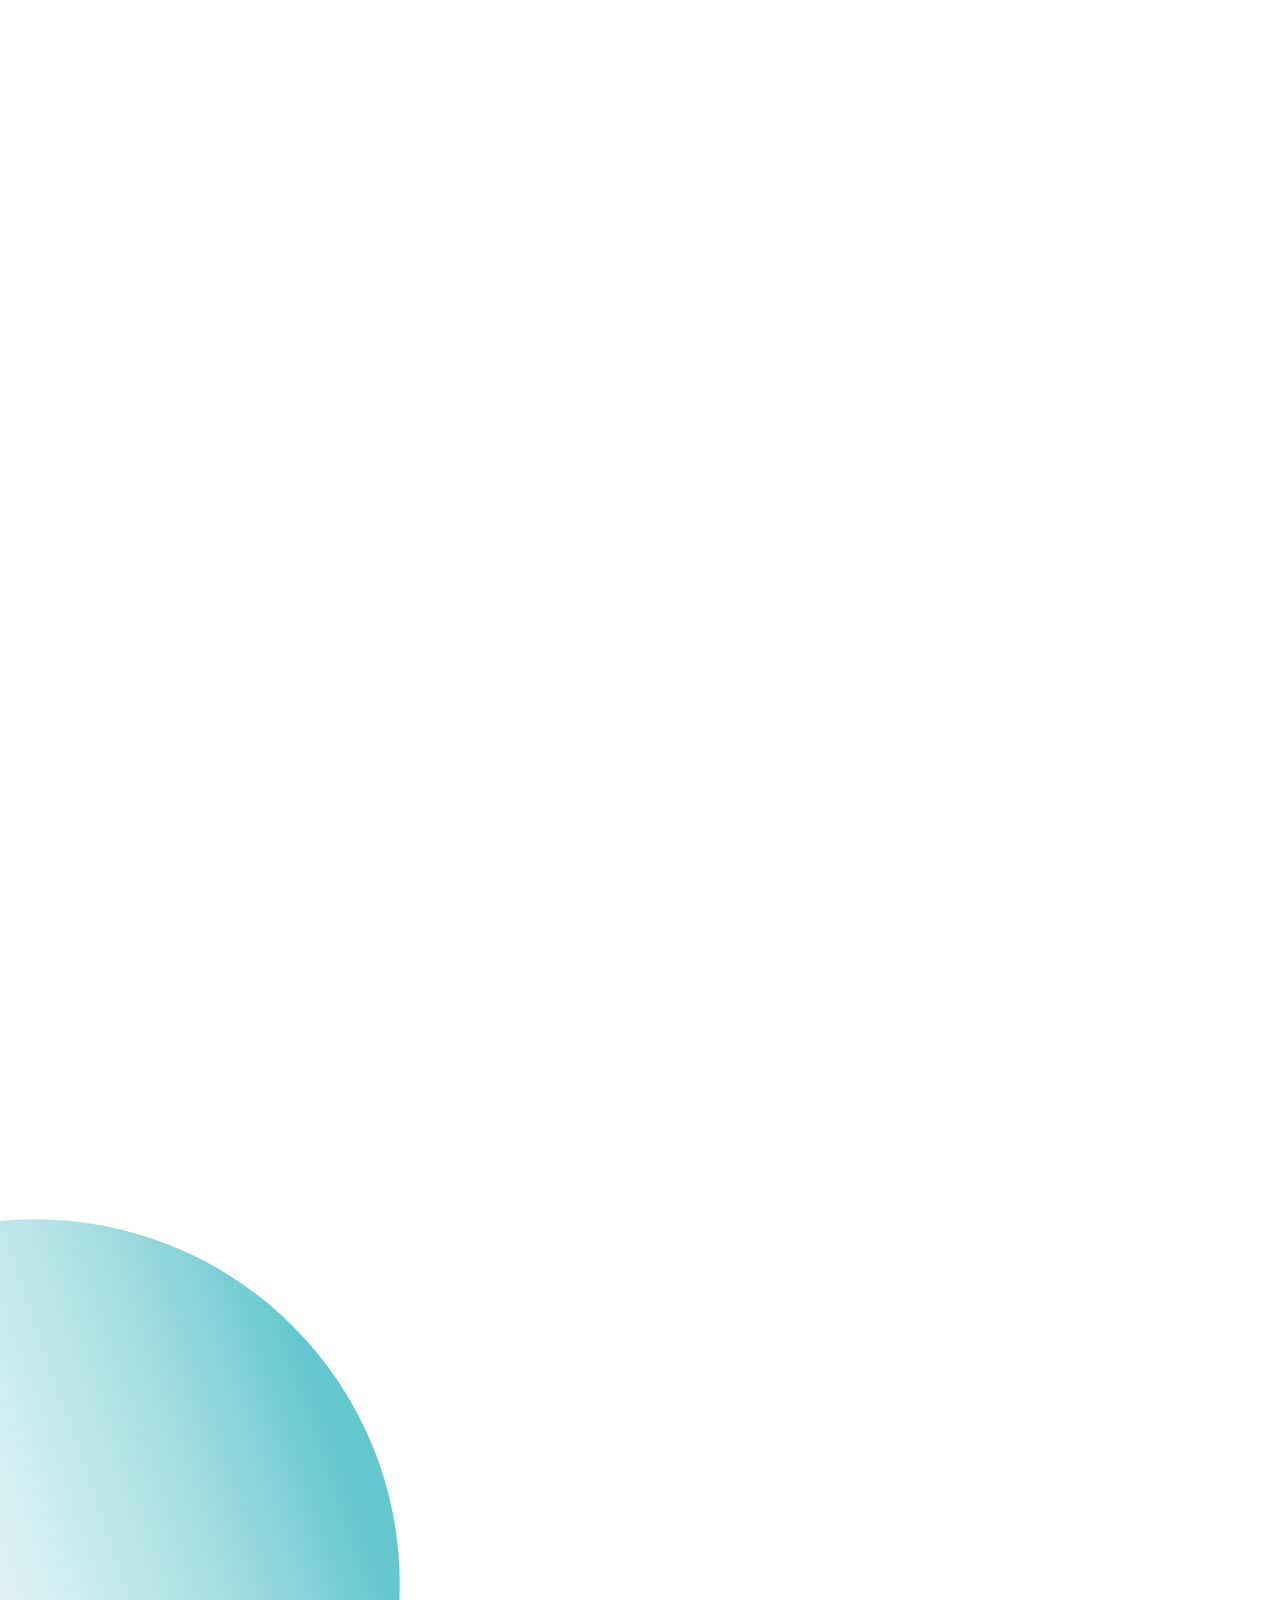
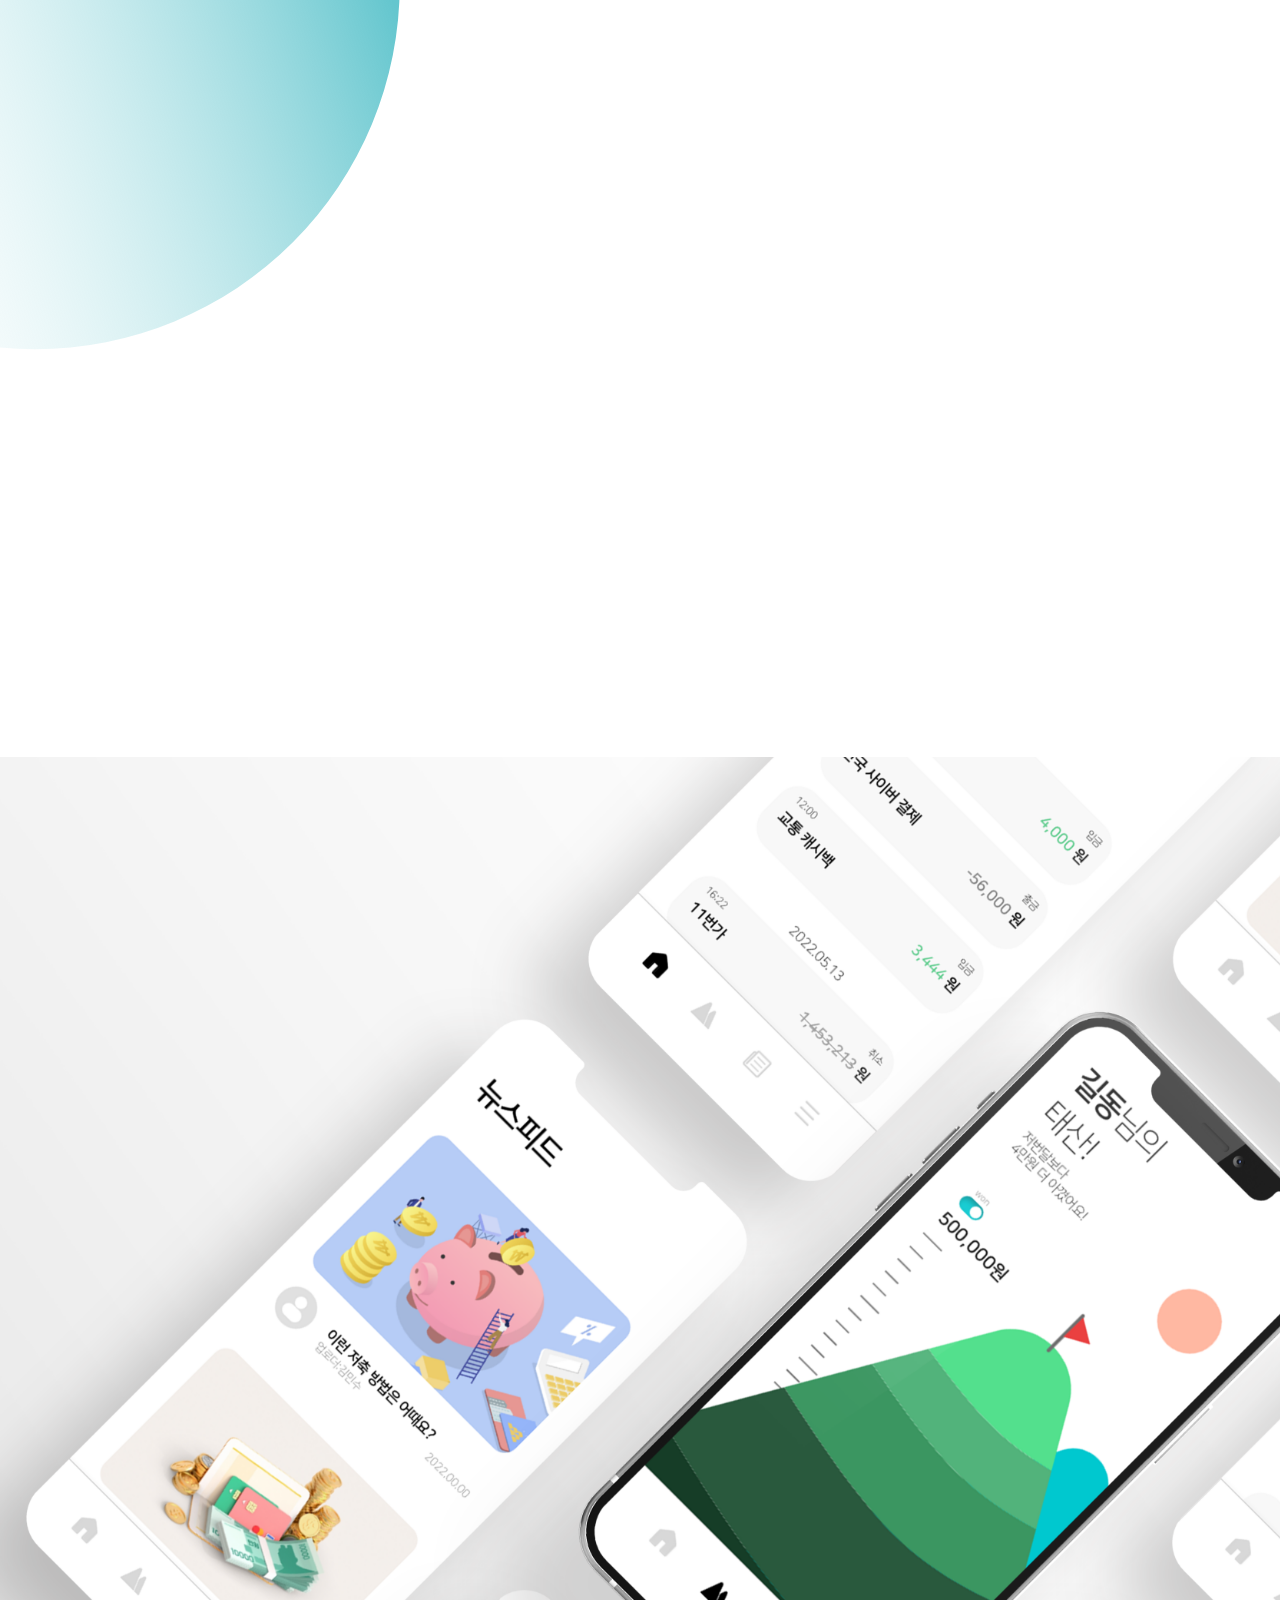
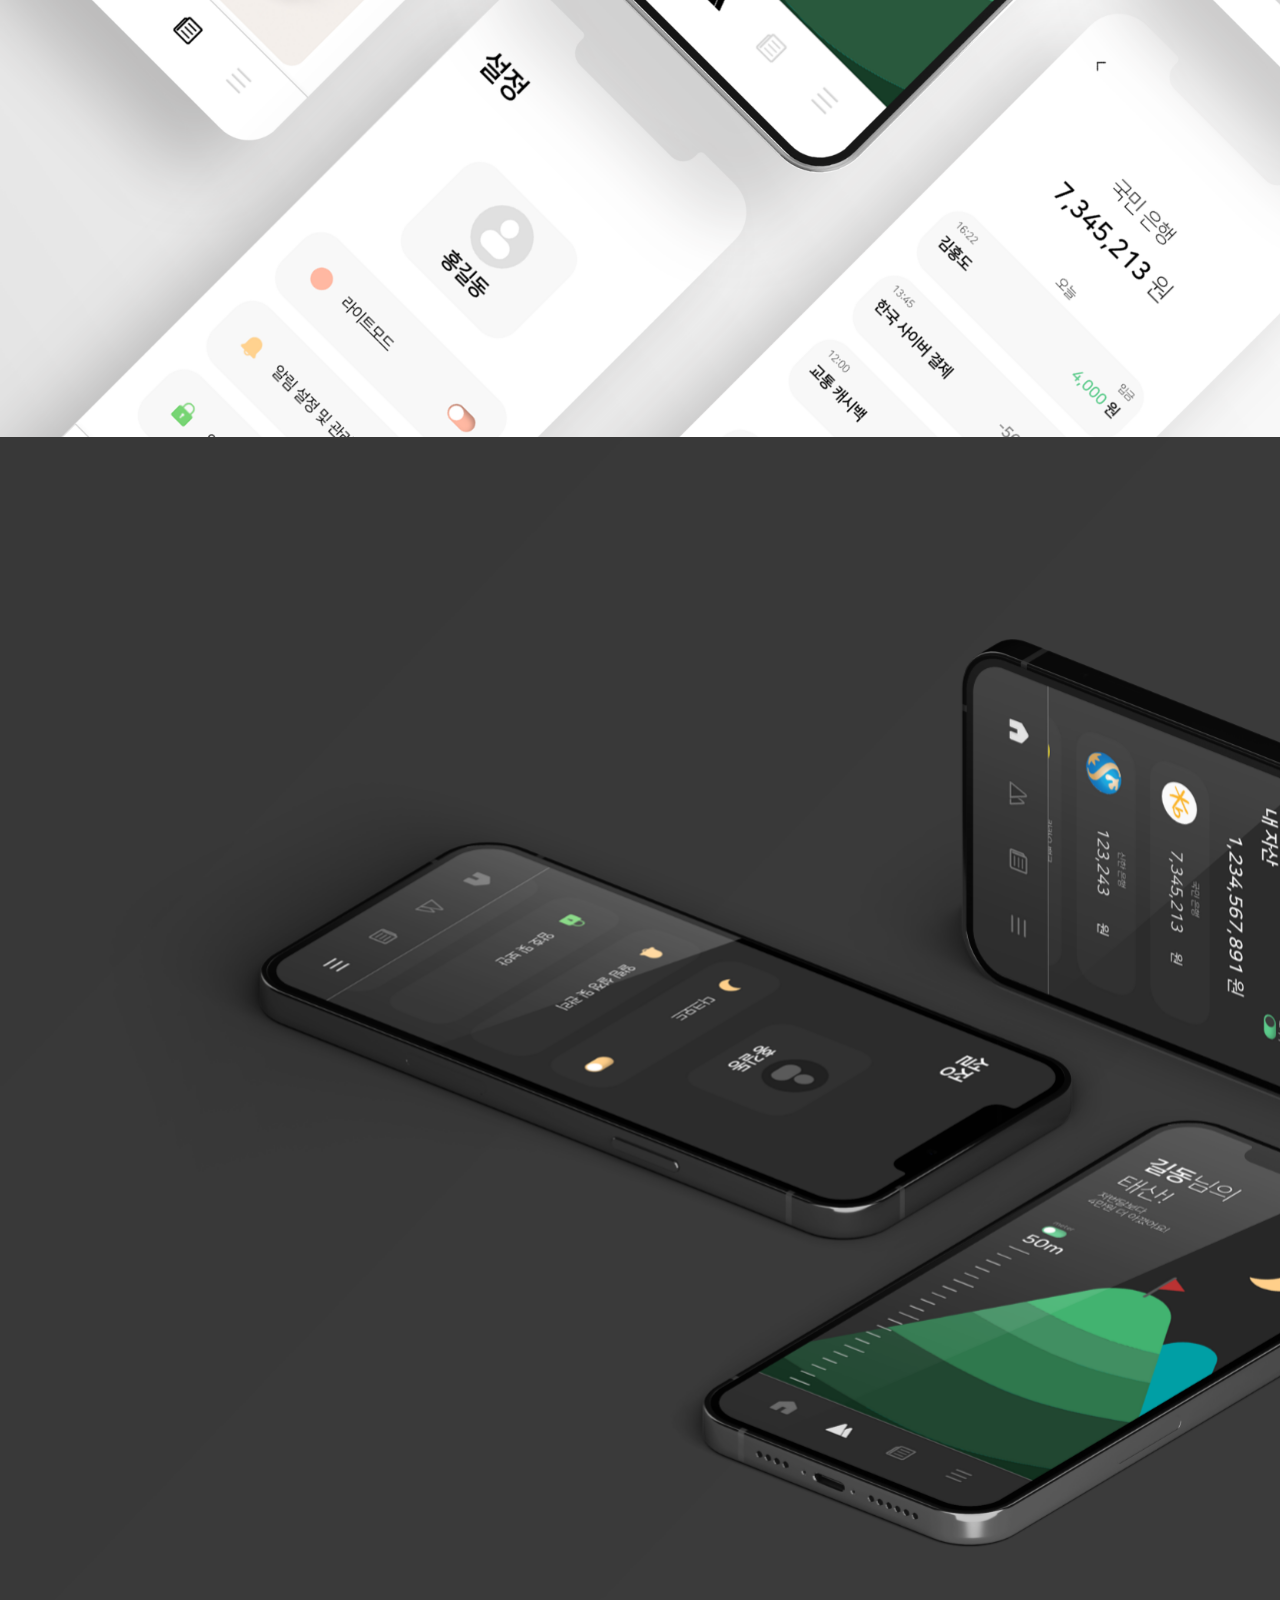
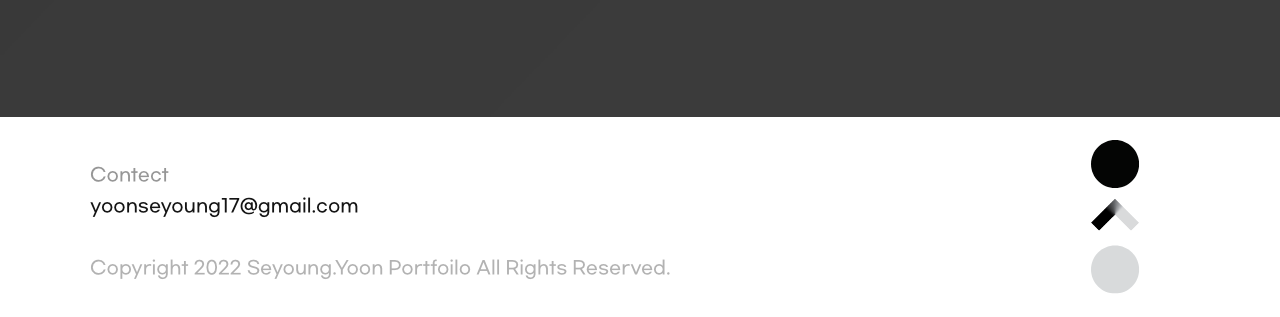
<file: uiux.html>
<!DOCTYPE html>
<html lang="ko">
<head>
    <meta charset="UTF-8">
    <meta http-equiv="X-UA-Compatible" content="IE=edge">
    <meta name="viewport" content="width=device-width, initial-scale=1.0">
    <title>UIUX</title>
    <link rel="stylesheet" href="master2.css">
    <link href="https://unpkg.com/aos@2.3.1/dist/aos.css" rel="stylesheet">
    <link rel="shortcut icon" href="img/favicon.ico" type="image/x-icon">
    <link rel="icon" href="img/favicon.ico" type="image/x-icon">
      <!--모바일로 이동하는 스크립트 시작-->
      <script type="text/javascript"> var UserAgent = navigator.userAgent; if (UserAgent.match(/iPhone|ipad|Android|Windows CE|BlackBerry|Symbian|Windows Phone|webOS|Opera Mini|Opera Mobi|POLARIS|IEMobile|lgtelecom|nokia|SonyEricsson/i) != null || UserAgent.match(/LG|SAMSUNG|Samsung/) != null) { location.href = "m_uiux.html"; }
    </script>
    <!--모바일로 이동하는 스크립트 끝-->
</head>
<body>
    <nav>
        <ul class="menubar">
            <li class="menu"><a href="index.html">ABOUT</a></li>
            <li class="menu"><a href="uiux.html">UI/UX</a></li>
            <li class="menu"><a href="cibi.html">CI/BI</a></li>
            <li class="menu"><a href="editorial.html">EDITORIAL</a></li>
            <li class="menu"><a href="etc.html">ETC</a></li>
        </ul>
    </nav>

    <section>
        <div class="box box1">
            <div class="wrap1">
                <div class="tit01"><img src="img/tit04.png" alt=""></div>
            </div>
        </div>
        <div class="box box2">
            <div class="wrap2">
            </div>
        </div>

        <div class="box box3">
            <div class="wrap3">
                <div class="cont01"><img src="img/cont07.png" alt=""></div>
                <div class="cont02"><img src="img/cont08.png" alt=""></div>
            </div>
        </div>

            <div class="box box4">
            <div class="wrap4">
                <div data-aos="fade-right" class="cont03"><img src="img/cont09.png" alt=""></div>
                <div data-aos="fade-left" class="cont04"><img src="img/cont10.png" alt=""></div>
                <div data-aos="fade-right" class="cont05"><img src="img/cont11.png" alt=""></div>
                <div data-aos="fade-left" class="cont06"><img src="img/cont12.png" alt=""></div>
            </div>
            </div>

            <div class="box5"></div>
            <div class="box6"></div>
    </section>

    <footer>
        <div class="footerwrap">
            <div class="footerimg"><img src="img/footer logo.png" alt=""></div>
            <div class="footercont"><img src="img/footer cont.png" alt=""></div>
        </div>
        </footer>
        <script src="https://unpkg.com/aos@2.3.1/dist/aos.js"></script>
        <script>
            AOS.init();
          </script>
</body>
</html>
</file>
<file: master1.css>
@import url('https://fonts.googleapis.com/css2?family=Noto+Sans+KR:wght@300;400;500;700;900&display=swap');
*{
    margin: 0;
    padding: 0;
    text-decoration: none;
    list-style-type: none;
}

nav{
    width: 100%;
    height: 100px;
    border: 0px solid red;
    background-color: black;
}

.menubar{
    width: 1100px;
    height: 100px;
    justify-content: space-between;
    display: flex;
    margin: 0 auto;
    border: 0px solid red;
}

.menu{
    font-size: 24px;
    font-family: 'NotoSans KR';
    font-weight: 400;
    padding: 40px;
}

a:visited, a:active, a:link{
    color: #969696;
}
a:hover{
    color: #ffffff;
}

section{
    width: 100%;
}

.wrap1{
    width: 1100px;
    height: 705px;
    border: 0px solid red;
    margin: 0 auto;
}

.box1{
    position: relative;
    width: 100%;
    height: 705px;
    background-size: cover;
    background-repeat: no-repeat;
    background-image: url(img/bg01.png);
}

.tit01{
    left: 0;
    top: 107px;
    position: relative;
}

.box2{
    position: relative;
    width: 100%;
    height: 1000px;
}

.wrap2{
    width: 1100px;
    height: 1000px;
    border: 0px solid red;
    margin: 0 auto;
    position: relative;
}

.tit02{
    top: 100px;
    left: 89px;
    position: absolute;
}

.cont01{
    right: 26px;
    border: 0px solid red;
    position: absolute;
    bottom: 91px;
}

.cont02{
    bottom: 120px;
    left: 0px;
    position: absolute;
    border: 0px solid red;
}

.box3{
    position: relative;
    width: 100%;
    height: 1118px;
    background-size: cover;
    background-repeat: no-repeat;
    background-image: url(img/bg02.png);
    background-position: center;
}

.wrap3{
    width: 1100px;
    height: 1118px;
    border: 0px solid red;
    margin: 0 auto;
    position: relative;
}

.tit03{
    position: absolute;
    left: 90px;
    top: 100px;
}

.cont{
    position: absolute;
    display: flex;
    bottom: 206px;
}

.item{
    position: relative;
    width: 25%;
    overflow: hidden;
    opacity: 0.7;
}

.cont .item:hover{
    transition: all;
    opacity: 1;
    transition: all 0.5s;
}


.item:hover .box{
    transition: ease-in 0.5s;
    opacity: 1;
}

footer{
    background-color: #ffffff;
    height: 200px;
    display: flex;
    justify-content: center;
    position: relative;
}

.footerwrap{
    width: 1100px;
    height: 200px;
    border: 0px solid red;
    margin: 0 auto;
    position: relative;
}

.footerimg{
    position: absolute;
    right: 50px;
    top: 23px;
}

.footercont{
    position: absolute;
    top: 49px;
}
</file>
<file: master3.css>
@import url('https://fonts.googleapis.com/css2?family=Noto+Sans+KR:wght@300;400;500;700;900&display=swap');
*{
    margin: 0;
    padding: 0;
    text-decoration: none;
    list-style-type: none;
}

nav{
    width: 100%;
    height: 100px;
    border: 0px solid red;
    background-color: black;
}

.menubar{
    width: 1100px;
    height: 100px;
    justify-content: space-between;
    display: flex;
    margin: 0 auto;
    border: 0px solid red;
}

.menu{
    font-size: 24px;
    font-family: 'NotoSans KR';
    font-weight: 400;
    padding: 40px;
}

a:visited, a:active, a:link{
    color: #969696;
}
a:hover{
    color: #ffffff;
}
section{
    width: 100%;
}

.wrap_ext{
    display: flex;
    justify-content: center;
    align-items: center;
}


.box1{
    position: relative;
    width: 100%;
    height: 705px;
    background-size: cover;
    background-repeat: no-repeat;
    background-position: center;
    background-image: url(img/bg06.png);
}
.wrap1{
    width: 1100px;
    height: 705px;
    border: 0px solid red;
    margin: 0 auto;
    position: relative;
}
.box2{
        position: relative;
        width: 100%;
        height: 1163px;
        background-size: cover;
        background-position: center;
        background-repeat: no-repeat;
        background-image: url(img/bg07.png);
    
}
.box3{
    position: relative;
    width: 100%;
    height: 397px;
    background-color: #F5F5F5;
}
.wrap2{
    width: 1100px;
    height: 397px;
    margin: 0 auto;
    position: relative;
    border: 0px solid red;
}
.cont01{
    top: 67px;
    position: absolute;
}
.cont02{
    bottom: 121px;
    right: 0;
    position: absolute;
}
.box4{
    position: relative;
    width: 100%;
    height: 1795px;
    background-size: cover;
    background-position: center;
    background-repeat: no-repeat;
    background-image: url(img/bg08.png);
}
.wrap3{
    width: 1100px;
    height: 1795px;
    margin: 0 auto;
    position: relative;
    border: 0px solid red;
}
.cont03{
    position: absolute;
    top: 394px;
    left: 0;
}
.cont04{
    position: absolute;
    right: 0;
    top: 213px;
}
.cont05{
    bottom: 146px;
    position: absolute;
}
.box5{
    position: relative;
    width: 100%;
    height: 1507px;
    background-color: #ffffff; 
}
.wrap4{
    width: 1100px;
    height: 1507px;
    margin: 0 auto;
    position: relative;
    border: 0px solid red;
}
.cont06{
    position: absolute;
    top: 94px;
}
.cont07{
    position: absolute;
    top: 633px;
}
.cont08{
    bottom: 228px;
    position: absolute;
}
.box6{
    position: relative;
    width: 100%;
    height: 960px;
    background-size: cover;
    background-position: center;
    background-repeat: no-repeat;
    background-image: url(img/mockup03.png);
}
.box7{
    position: relative;
    width: 100%;
    height: 960px;
    background-size: cover;
    background-position: center;
    background-repeat: no-repeat;
    background-image: url(img/mockup04.png);
}
.box8{
    position: relative;
    width: 100%;
    height: 369px;
    background-position: center;
    background-repeat: no-repeat;
    background-size: auto;
    background-image: url(img/middlelogo.png);
}
.box9{
    position: relative;
    width: 100%;
    height: 1160px;
    background-position: center;
    background-repeat: no-repeat;
    background-size: cover;
    background-image: url(img/bg09.png);
}
.box10{
    position: relative;
    width: 100%;
    height: 397px;
    background-color: #F5F5F5;
}
.wrap5{
    width: 1100px;
    height: 397px;
    margin: 0 auto;
    position: relative;
    border: 0px solid red;
}
.cont09{
    position: absolute;
    top: 67px;
}
.cont10{
    position: absolute;
    bottom: 121px;
    right: 0;
}
.box11{
    position: relative;
    width: 100%;
    height: 3840px;
    background-color: #ffffff;
}
.wrap6{
    width: 1100px;
    height: 3840px;
    margin: 0 auto;
    position: relative;
    border: 0px solid red;
}
.cont11{
    top: 241px;
    position: absolute;
}
.cont12{
    top: 844px;
    position: absolute;
}
.cont13{
    top: 1560px;
    position: absolute;
}
.cont14{
    top: 2259px;
    position: absolute;
}
.cont15{
    top: 2709px;
    position: absolute;
}
.box12{
    position: relative;
    width: 100%;
    height: 960px;
    background-size: cover;
    background-position: center;
    background-repeat: no-repeat;
    background-image: url(img/mockup05.png);
}
.box13{
    position: relative;
    width: 100%;
    height: 960px;
    background-size: cover;
    background-position: center;
    background-repeat: no-repeat;
    background-image: url(img/mockup06.png);
}
.tit01{
    top: 236px;
    position: absolute;
}
footer{
    background-color: #ffffff;
    height: 200px;
    display: flex;
    justify-content: center;
    position: relative;
}

.footerwrap{
    width: 1100px;
    height: 200px;
    border: 0px solid red;
    margin: 0 auto;
    position: relative;
}

.footerimg{
    position: absolute;
    right: 50px;
    top: 23px;
}

.footercont{
    position: absolute;
    top: 49px;
}
</file>
<file: master4.css>
@import url('https://fonts.googleapis.com/css2?family=Noto+Sans+KR:wght@300;400;500;700;900&display=swap');
*{
    margin: 0;
    padding: 0;
    text-decoration: none;
    list-style-type: none;
}
/* 기본 */
nav{
    width: 100%;
    height: 100px;
    border: 0px solid red;
    background-color: black;
}

.menubar{
    width: 1100px;
    height: 100px;
    justify-content: space-between;
    display: flex;
    margin: 0 auto;
    border: 0px solid red;
}

.menu{
    font-size: 24px;
    font-family: 'NotoSans KR';
    font-weight: 400;
    padding: 40px;
}

a:visited, a:active, a:link{
    color: #969696;
}
a:hover{
    color: #ffffff;
}
section{
    width: 100%;
}

.wrap_ext{
    display: flex;
    justify-content: center;
    align-items: center;
}
/* 기본 끝 */

.box1{
    position: relative;
    width: 100%;
    height: 705px;
    background-size: cover;
    background-repeat: no-repeat;
    background-position: center;
    background-image: url(img/bg10.png);
}
.wrap1{
    width: 1100px;
    height: 705px;
    border: 0px solid red;
    margin: 0 auto;
    position: relative;
}
.tit01{
    top: 236px;
    position: absolute;
}
.box2{
    position: relative;
    width: 100%;
    height: 1160px;
    background-size: cover;
    background-position: center;
    background-repeat: no-repeat;
    background-image: url(img/bg11.png);

}
.box3{
    position: relative;
    width: 100%;
    height: 397px;
    background-color: #F5F5F5;
}
.wrap2{
    width: 1100px;
    height: 397px;
    margin: 0 auto;
    position: relative;
    border: 0px solid red;
}
.cont01{
    position: absolute;
    top: 67px;
}
.cont02{
    position: absolute;
    top: 171px;
    right: 0;
}
.box4{
    position: relative;
    width: 100%;
    height: 6061px;
    background-color: #ffffff;
}

.wrap3{
    width: 100%;
    height: 6061px;
    margin: 0 auto;
    position: relative;
    border: 0px solid red;
}
.cont03{
    position: absolute;
    top: 55px;
}
.cont04{
    position: absolute;
    top: 995px;
}
.cont05{
    position: absolute;
    top: 1232px;
    left: 0;
}
.cont06{
    position: absolute;
    top: 2382px;
    right: 0;
}
.cont07{
    position: absolute;
    top: 3532px;
    left: 0;
}
.cont08{
    position: absolute;
    bottom: 50px;
    right: 0;
}

/* 푸터 */
footer{
    background-color: #ffffff;
    height: 200px;
    display: flex;
    justify-content: center;
    position: relative;
}

.footerwrap{
    width: 1100px;
    height: 200px;
    border: 0px solid red;
    margin: 0 auto;
    position: relative;
}

.footerimg{
    position: absolute;
    right: 50px;
    top: 23px;
}

.footercont{
    position: absolute;
    top: 49px;
}
</file>
<file: master5.css>
@import url('https://fonts.googleapis.com/css2?family=Noto+Sans+KR:wght@300;400;500;700;900&display=swap');
*{
    margin: 0;
    padding: 0;
    text-decoration: none;
    list-style-type: none;
}
/* 기본 */
nav{
    width: 100%;
    height: 100px;
    border: 0px solid red;
    background-color: black;
}

.menubar{
    width: 1100px;
    height: 100px;
    justify-content: space-between;
    display: flex;
    margin: 0 auto;
    border: 0px solid red;
}

.menu{
    font-size: 24px;
    font-family: 'NotoSans KR';
    font-weight: 400;
    padding: 40px;
}

a:visited, a:active, a:link{
    color: #969696;
}
a:hover{
    color: #ffffff;
}
section{
    width: 100%;
}

.wrap_ext{
    display: flex;
    justify-content: center;
    align-items: center;
}
/* 기본 끝 */

.box1{
    position: relative;
    width: 100%;
    height: 705px;
    background-size: cover;
    background-repeat: no-repeat;
    background-position: center;
    background-image: url(img/bg12.png);
}
.wrap1{
    width: 1100px;
    height: 705px;
    border: 0px solid red;
    margin: 0 auto;
    position: relative;
}
.tit01{
    top: 236px;
    position: absolute;
}
.box2{
    position: relative;
    width: 100%;
    height: 3679px;
    background-color: #ffffff;
}
.wrap2{
    position: relative;
    margin: 0 auto;
    border: 0px solid red;
    width: 1100px;
    height: 3679px;
}
.cont01{
    position: absolute;
    top: 346px;
}
.cont02{
    position: absolute;
    top: 1683px;
}
.cont03{
    position: absolute;
    top: 2238px;
}

.cont04{
    position: absolute;
    top: 3092px;
}


/* 푸터 */
footer{
    background-color: #ffffff;
    height: 200px;
    display: flex;
    justify-content: center;
    position: relative;
}

.footerwrap{
    width: 1100px;
    height: 200px;
    border: 0px solid red;
    margin: 0 auto;
    position: relative;
}

.footerimg{
    position: absolute;
    right: 50px;
    top: 23px;
}

.footercont{
    position: absolute;
    top: 49px;
}
</file>
<file: m_master3.css>
@import url('https://fonts.googleapis.com/css2?family=Noto+Sans+KR:wght@300;400;500;700;900&display=swap');
*{
    margin: 0;
    padding: 0;
    text-decoration: none;
    list-style-type: none;
}

header{width: 100%; height: 75px;z-index: 10;position: relative;background-color: #1A1A1A;}
header > nav{position: relative;}
header > nav > .menu{width: 19px; height: 13px;border: 0px solid red;display: block;background-image: url('img/m_menu.png');position: absolute;right: 35px;top: 43px;}

header > .nav_menu{position: relative;display: none;top: 75px;}
header > .nav_menu > ul{display: inline-block;width: 100%;padding: 0rem 0rem;}
header > .nav_menu > ul > li{list-style: none;text-align: right;background-color: #1A1A1A;padding: 1.3rem 2.3rem;border-bottom: 1px solid #1A1A1A;}
header > .nav_menu > ul > li > a{font-family: 'Noto Sans KR', sans-serif;font-size: 15px;font-weight: 300; color: #ffffff;}

header > .nav_menu.active{display: flex;}

.wrap_ext{
    display: flex;
    justify-content: center;
    align-items: center;
}

.box1{
    position: relative;
    width: 100%;
    height: 250px;
    background-size: cover;
    background-repeat: repeat;
    background-color: #1A1A1A;
    z-index: 1;
}
.cont01 img{
    width: 371px;
}
.box2{
    width: 393px;
    height: 331px;
    background-size: cover;
    background-repeat: repeat;
    background-image: url(img/m_img20.png);
}
.box3{
    width: 393px;
    height: 213px;
    background-size: cover;
    background-color: #F5F5F5;
    background-repeat: repeat;
}
.wrap2{
    position: relative;
    width: 341px;
    height: 213px;
    border: 0px solid red;
    margin: 0 auto;
}
.cont02{
    position: absolute;
    top: 20px;
}
.box4{
    width: 393px;
    height: 1035px;
    background-size: cover;
    background-repeat: repeat;
    background-image: url(img/m_img23.png);
}
.wrap3{
    position: relative;
    width: 341px;
    height: 1035px;
    border: 0px solid red;
    margin: 0 auto;
}
footer{
    background-color: #ffffff;
    height: 81px;
    display: flex;
    justify-content: center;
    position: relative;
}
.cont03{
    position: absolute;
    top: 84px;
    left: 65px;
}
.cont04{
    position: absolute;
    bottom: 103px;
}
.box5{
    width: 393px;
    height: 693px;
}
.wrap4{
    position: relative;
    width: 341px;
    height: 693px;
    border: 0px solid red;
    margin: 0 auto;
}
.box6{
    width: 393px;
    height: 393px;
    background-size: cover;
    background-repeat: repeat;
    background-image: url(img/m_img27.png);
}
.box7{
    width: 393px;
    height: 123px;
}
.box8{
    width: 393px;
    height: 331px;
    background-size: cover;
    background-repeat: repeat;
    background-image: url(img/m_img29.png);
}
.box9{
    width: 393px;
    height: 213px;
    background-size: cover;
    background-color: #F5F5F5;
    background-repeat: repeat;
}
.wrap5{
    position: relative;
    width: 341px;
    height: 213px;
    border: 0px solid red;
    margin: 0 auto;
}
.cont08{
    position: absolute;
    top: 20px;
}
.box10{
    width: 393px;
    height: 1719px;
}
.wrap6{
    position: relative;
    width: 341px;
    height: 1719px;
    border: 0px solid red;
    margin: 0 auto;
}
.cont09{
    position: absolute;
    top: 80px;
}
.cont10{
    position: absolute;
    top: 413px;
}
.cont11{
    position: absolute;
    top: 791px;
}
.cont12{
    position: absolute;
    top: 1160px;
}
.box11{
    width: 393px;
    height: 393px;
    background-size: cover;
    background-repeat: repeat;
    background-image: url(img/m_img35.png);
}
.footerwrap{
    width: 393px;
    height: 81px;
    border: 0px solid red;
    margin: 0 auto;
    position: relative;
}
.cont05{
    position: absolute;
    top: 73px;
}
.cont06{
    position: absolute;
    bottom: 103px;
}

.footerimg{
    position: absolute;
    right: 45px;
    top: 8px;
}

.footercont{
    position: absolute;
    top: 18px;
    left: 26px;
}
</file>
<file: m_master4.css>
@import url('https://fonts.googleapis.com/css2?family=Noto+Sans+KR:wght@300;400;500;700;900&display=swap');
*{
    margin: 0;
    padding: 0;
    text-decoration: none;
    list-style-type: none;
}

header{width: 100%; height: 75px;z-index: 10;position: relative;background-color: #1A1A1A;}
header > nav{position: relative;}
header > nav > .menu{width: 19px; height: 13px;border: 0px solid red;display: block;background-image: url('img/m_menu.png');position: absolute;right: 35px;top: 43px;}

header > .nav_menu{position: relative;display: none;top: 75px;}
header > .nav_menu > ul{display: inline-block;width: 100%;padding: 0rem 0rem;}
header > .nav_menu > ul > li{list-style: none;text-align: right;background-color: #1A1A1A;padding: 1.3rem 2.3rem;border-bottom: 1px solid #1A1A1A;}
header > .nav_menu > ul > li > a{font-family: 'Noto Sans KR', sans-serif;font-size: 15px;font-weight: 300; color: #ffffff;}

header > .nav_menu.active{display: flex;}

.wrap_ext{
    display: flex;
    justify-content: center;
    align-items: center;
}

/*  기본 끝  */
.box1{
    position: relative;
    width: 100%;
    height: 250px;
    background-size: cover;
    background-repeat: repeat;
    background-color: #1A1A1A;
    z-index: 1;
}
.cont01 img{
    width: 371px;

}
.box2{
    width: 100%;
    height: 331px;
    background-size: cover;
    background-repeat: repeat;
    background-image: url(img/m_img37.png);
}
.box3{
    width: 393px;
    height: 213px;
    background-size: cover;
    background-color: #F5F5F5;
    background-repeat: repeat;
}
.wrap2{
    position: relative;
    width: 341px;
    height: 213px;
    border: 0px solid red;
    margin: 0 auto;
}
.cont02{
    top: 20px;
    position: absolute;
}
.box4{
    width: 393px;
    height: 2054px;
}
.wrap3{
    position: relative;
    width: 341px;
    height: 2054px;
    border: 0px solid red;
    margin: 0 auto;
}
.cont03{
    position: absolute;
    top: 75px;
}
.cont04{
    position: absolute;
    top: 384px;
}
.cont05{
    position: absolute;
    top: 538px;
}
.cont06{
    position: absolute;
    top: 897px;
}
.cont07{
    position: absolute;
    top: 1255px;
}
.cont08{
    position: absolute;
    top: 1605px;
}



/*  푸터  */
footer{
    background-color: #ffffff;
    height: 81px;
    display: flex;
    justify-content: center;
    position: relative;
}

.footerwrap{
    width: 393px;
    height: 81px;
    border: 0px solid red;
    margin: 0 auto;
    position: relative;
}

.footerimg{
    position: absolute;
    right: 45px;
    top: 8px;
}

.footercont{
    position: absolute;
    top: 18px;
    left: 26px;
}
</file>
<file: m_master5.css>
@import url('https://fonts.googleapis.com/css2?family=Noto+Sans+KR:wght@300;400;500;700;900&display=swap');
*{
    margin: 0;
    padding: 0;
    text-decoration: none;
    list-style-type: none;
}

header{width: 100%; height: 75px;z-index: 10;position: relative;background-color: #1A1A1A;}
header > nav{position: relative;}
header > nav > .menu{width: 19px; height: 13px;border: 0px solid red;display: block;background-image: url('img/m_menu.png');position: absolute;right: 35px;top: 43px;}

header > .nav_menu{position: relative;display: none;top: 75px;}
header > .nav_menu > ul{display: inline-block;width: 100%;padding: 0rem 0rem;}
header > .nav_menu > ul > li{list-style: none;text-align: right;background-color: #1A1A1A;padding: 1.3rem 2.3rem;border-bottom: 1px solid #1A1A1A;}
header > .nav_menu > ul > li > a{font-family: 'Noto Sans KR', sans-serif;font-size: 15px;font-weight: 300; color: #ffffff;}

header > .nav_menu.active{display: flex;}

.wrap_ext{
    display: flex;
    justify-content: center;
    align-items: center;
}

/*  기본 끝  */
.box1{
    position: relative;
    width: 100%;
    height: 250px;
    background-size: cover;
    background-repeat: repeat;
    background-color: #1A1A1A;
    z-index: 1;
}
.cont01 img{
    width: 371px;
}
.box2{
    width: 393px;
    height: 1581px;
}
.wrap2{
    position: relative;
    width: 341px;
    height: 1581px;
    border: 0px solid red;
    margin: 0 auto;
}
.cont02{
    position: absolute;
    top: 155px;
}
.cont03{
    position: absolute;
    top: 673px;
}
.cont04{
    position: absolute;
    top: 949px;
}
.cont05{
    position: absolute;
    top: 1263px;
}

/*  푸터  */
footer{
    background-color: #ffffff;
    height: 81px;
    display: flex;
    justify-content: center;
    position: relative;
}

.footerwrap{
    width: 393px;
    height: 81px;
    border: 0px solid red;
    margin: 0 auto;
    position: relative;
}

.footerimg{
    position: absolute;
    right: 45px;
    top: 8px;
}

.footercont{
    position: absolute;
    top: 18px;
    left: 26px;
}
</file>
<file: m_master.css>
@import url('https://fonts.googleapis.com/css2?family=Noto+Sans+KR:wght@300;400;500;700;900&display=swap');
*{
    margin: 0;
    padding: 0;
    text-decoration: none;
    list-style-type: none;
}

header{width: 100%; height: 75px;z-index: 10;position: relative;background-color: #1A1A1A;}
header > nav{position: relative;}
header > nav > .menu{width: 19px; height: 13px;border: 0px solid red;display: block;background-image: url('img/m_menu.png');position: absolute;right: 35px;top: 43px;}

header > .nav_menu{position: relative;display: none;top: 75px;}
header > .nav_menu > ul{display: inline-block;width: 100%;padding: 0rem 0rem;}
header > .nav_menu > ul > li{list-style: none;text-align: right;background-color: #1A1A1A;padding: 1.3rem 2.3rem;border-bottom: 1px solid #1A1A1A;}
header > .nav_menu > ul > li > a{font-family: 'Noto Sans KR', sans-serif;font-size: 15px;font-weight: 300; color: #ffffff;}

header > .nav_menu.active{display: flex;}



.box1{
    position: relative;
    width: 100%;
    height: 250px;
    background-size: cover;
    background-repeat: repeat;
    background-color: #1A1A1A;
    z-index: 1;
}

.wrap1{
    position: relative;
    width: 371px;
    height: 250px;
    border: 0px solid red;
    margin: 0 auto;
}
.cont01 img{
    width: 371px;
}

.box2{
    position: relative;
    width: 100%;
    height: 920px;
}
.wrap2{
    width: 341px;
    height: 920px;
    border: 0px solid red;
    margin: 0 auto;
    position: relative;
}
.tit01{
    position: absolute;
    top: 41px;
}
.cont02{
    position: absolute;
    top: 187px;
}
.cont03{
    position: absolute;
    bottom: 80px;
}

.box3{
    position: relative;
    width: 100%;
    height: 663px;
    background-size: cover;
    background-repeat: no-repeat;
    background-image: url(img/m_img10.png);
    background-position: center;

}
.wrap3{
    width: 341px;
    height: 371px;
    border: 0px solid red;
    margin: 0 auto;
    position: relative;
}
.wrap4{
    width: 341px;
    height: 292px;
    border: 0px solid red;
    margin: 0 auto;
    position: relative;
}
.cont04{
    position: absolute;
    top: 52px;
}
.cont05{
    position: absolute;
    top: 216px;
    left: 0;
}
.cont06{
    position: absolute;
    top: 216px;
    right: 0;
}
.cont07{
    position: absolute;
    top: 18px;
    left: 0;
}
.cont08{
    position: absolute;
    top: 18px;
    right: 0;
}
footer{
    background-color: #ffffff;
    height: 81px;
    display: flex;
    justify-content: center;
    position: relative;
}

.footerwrap{
    width: 393px;
    height: 81px;
    border: 0px solid red;
    margin: 0 auto;
    position: relative;
}

.footerimg{
    position: absolute;
    right: 45px;
    top: 8px;
}

.footercont{
    position: absolute;
    top: 18px;
    left: 26px;
}
</file>
<file: m_master2.css>
@import url('https://fonts.googleapis.com/css2?family=Noto+Sans+KR:wght@300;400;500;700;900&display=swap');
*{
    margin: 0;
    padding: 0;
    text-decoration: none;
    list-style-type: none;
}

header{width: 100%; height: 75px;z-index: 10;position: relative;background-color: #1A1A1A;}
header > nav{position: relative;}
header > nav > .menu{width: 19px; height: 13px;border: 0px solid red;display: block;background-image: url('img/m_menu.png');position: absolute;right: 35px;top: 43px;}

header > .nav_menu{position: relative;display: none;top: 75px;}
header > .nav_menu > ul{display: inline-block;width: 100%;padding: 0rem 0rem;}
header > .nav_menu > ul > li{list-style: none;text-align: right;background-color: #1A1A1A;padding: 1.3rem 2.3rem;border-bottom: 1px solid #1A1A1A;}
header > .nav_menu > ul > li > a{font-family: 'Noto Sans KR', sans-serif;font-size: 15px;font-weight: 300; color: #ffffff;}

header > .nav_menu.active{display: flex;}


.box1{
    position: relative;
    width: 100%;
    height: 250px;
    background-size: cover;
    background-repeat: repeat;
    background-color: #1A1A1A;
    z-index: 1;
}
.box2{
    width: 100%;
    height: 331px;
    background-size: cover;
    background-repeat: repeat;
    background-image: url(img/m_img12.png);
}
.cont01 img{
    width: 371px;
}
.box3{
    width: 393px;
    height: 213px;
    background-size: cover;
    background-color: #F5F5F5;
    background-repeat: repeat;
}
.wrap2{
    position: relative;
    width: 341px;
    height: 213px;
    border: 0px solid red;
    margin: 0 auto;
}
.cont02{
    top: 20px;
    position: absolute;
}
.cont03{
    position: absolute;
    right: 0;
    bottom: 24px;
}
.box4{
    width: 393px;
    height: 1912px;
    background-size: cover;
    background-repeat: repeat;
    background-image: url(img/m_img15.png);
}
.wrap3{
    position: relative;
    width: 341px;
    height: 1912px;
    border: 0px solid red;
    margin: 0 auto;
}
.cont04{
    top: 40px;
    position: absolute;
}
.box5{
    width: 393px;
    height: 262px;
    background-size: cover;
    background-repeat: repeat;
    background-image: url(img/m_img17.png);
}
.box6{
    width: 393px;
    height: 262px;
    background-size: cover;
    background-repeat: repeat;
    background-image: url(img/m_img18.png);
}

footer{
    background-color: #ffffff;
    height: 81px;
    display: flex;
    justify-content: center;
    position: relative;
}

.footerwrap{
    width: 393px;
    height: 81px;
    border: 0px solid red;
    margin: 0 auto;
    position: relative;
}

.footerimg{
    position: absolute;
    right: 45px;
    top: 8px;
}

.footercont{
    position: absolute;
    top: 18px;
    left: 26px;
}
</file>
<file: master2.css>
@import url('https://fonts.googleapis.com/css2?family=Noto+Sans+KR:wght@300;400;500;700;900&display=swap');
*{
    margin: 0;
    padding: 0;
    text-decoration: none;
    list-style-type: none;
}

nav{
    width: 100%;
    height: 100px;
    border: 0px solid red;
    background-color: black;
}

.menubar{
    width: 1100px;
    height: 100px;
    justify-content: space-between;
    display: flex;
    margin: 0 auto;
    border: 0px solid red;
}

.menu{
    font-size: 24px;
    font-family: 'NotoSans KR';
    font-weight: 400;
    padding: 40px;
}

a:visited, a:active, a:link{
    color: #969696;
}
a:hover{
    color: #ffffff;
}
section{
    width: 100%;
}

.wrap1{
    width: 1100px;
    height: 705px;
    border: 0px solid red;
    margin: 0 auto;
    position: relative;
}

.box1{
    position: relative;
    width: 100%;
    height: 705px;
    background-size: cover;
    background-repeat: no-repeat;
    background-position: center;
    background-image: url(img/bg03.png);
}

.tit01{
    left: 0;
    bottom: 270px;
    position: absolute;
}

.box2{
    position: relative;
    width: 100%;
    height: 1163px;
    background-size: cover;
    background-repeat: no-repeat;
    background-image: url(img/bg05.png);
}

.wrap2{
    width: 1100px;
    height: 1163px;
    border: 0px solid red;
    margin: 0 auto;
    position: relative;
}

.box3{
    position: relative;
    width: 100%;
    height: 397px;
    background-color: #F5F5F5;
}

.wrap3{
    width: 1100px;
    height: 397px;
    border: 0px solid red;
    margin: 0 auto;
    position: relative;
}

.cont01{
    position: absolute;
    top: 67px;
}
.cont02{
    position: absolute;
    bottom: 91px;
    right: 0px;
}

.box4{
    position: relative;
    width: 100%;
    height: 3192px;
    background-size: cover;
    background-repeat: no-repeat;
    background-image: url(img/bg04.png);
}

.wrap4{
    width: 1100px;
    height: 3192px;
    border: 0px solid red;
    margin: 0 auto;
    position: relative;
}

.cont03{
    position: absolute;
    top: 201px;
}

.cont04{
    position: absolute;
    top: 593px;
    right: 0;
}

.cont05{
    position: absolute;
    bottom: 847px;
}

.cont06{
    position: absolute;
    bottom: 367px;
    right: 0;
}

.box5{
    position: relative;
    width: 100%;
    height: 1280px;
    background-size: cover;
    background-repeat: no-repeat;
    background-image: url(img/mockup01.png);
}

.box6{
    position: relative;
    width: 100%;
    height: 1280px;
    background-size: cover;
    background-repeat: no-repeat;
    background-image: url(img/mockup02.png);
}

footer{
    background-color: #ffffff;
    height: 200px;
    display: flex;
    justify-content: center;
    position: relative;
}

.footerwrap{
    width: 1100px;
    height: 200px;
    border: 0px solid red;
    margin: 0 auto;
    position: relative;
}

.footerimg{
    position: absolute;
    right: 50px;
    top: 23px;
}

.footercont{
    position: absolute;
    top: 49px;
}
</file>
